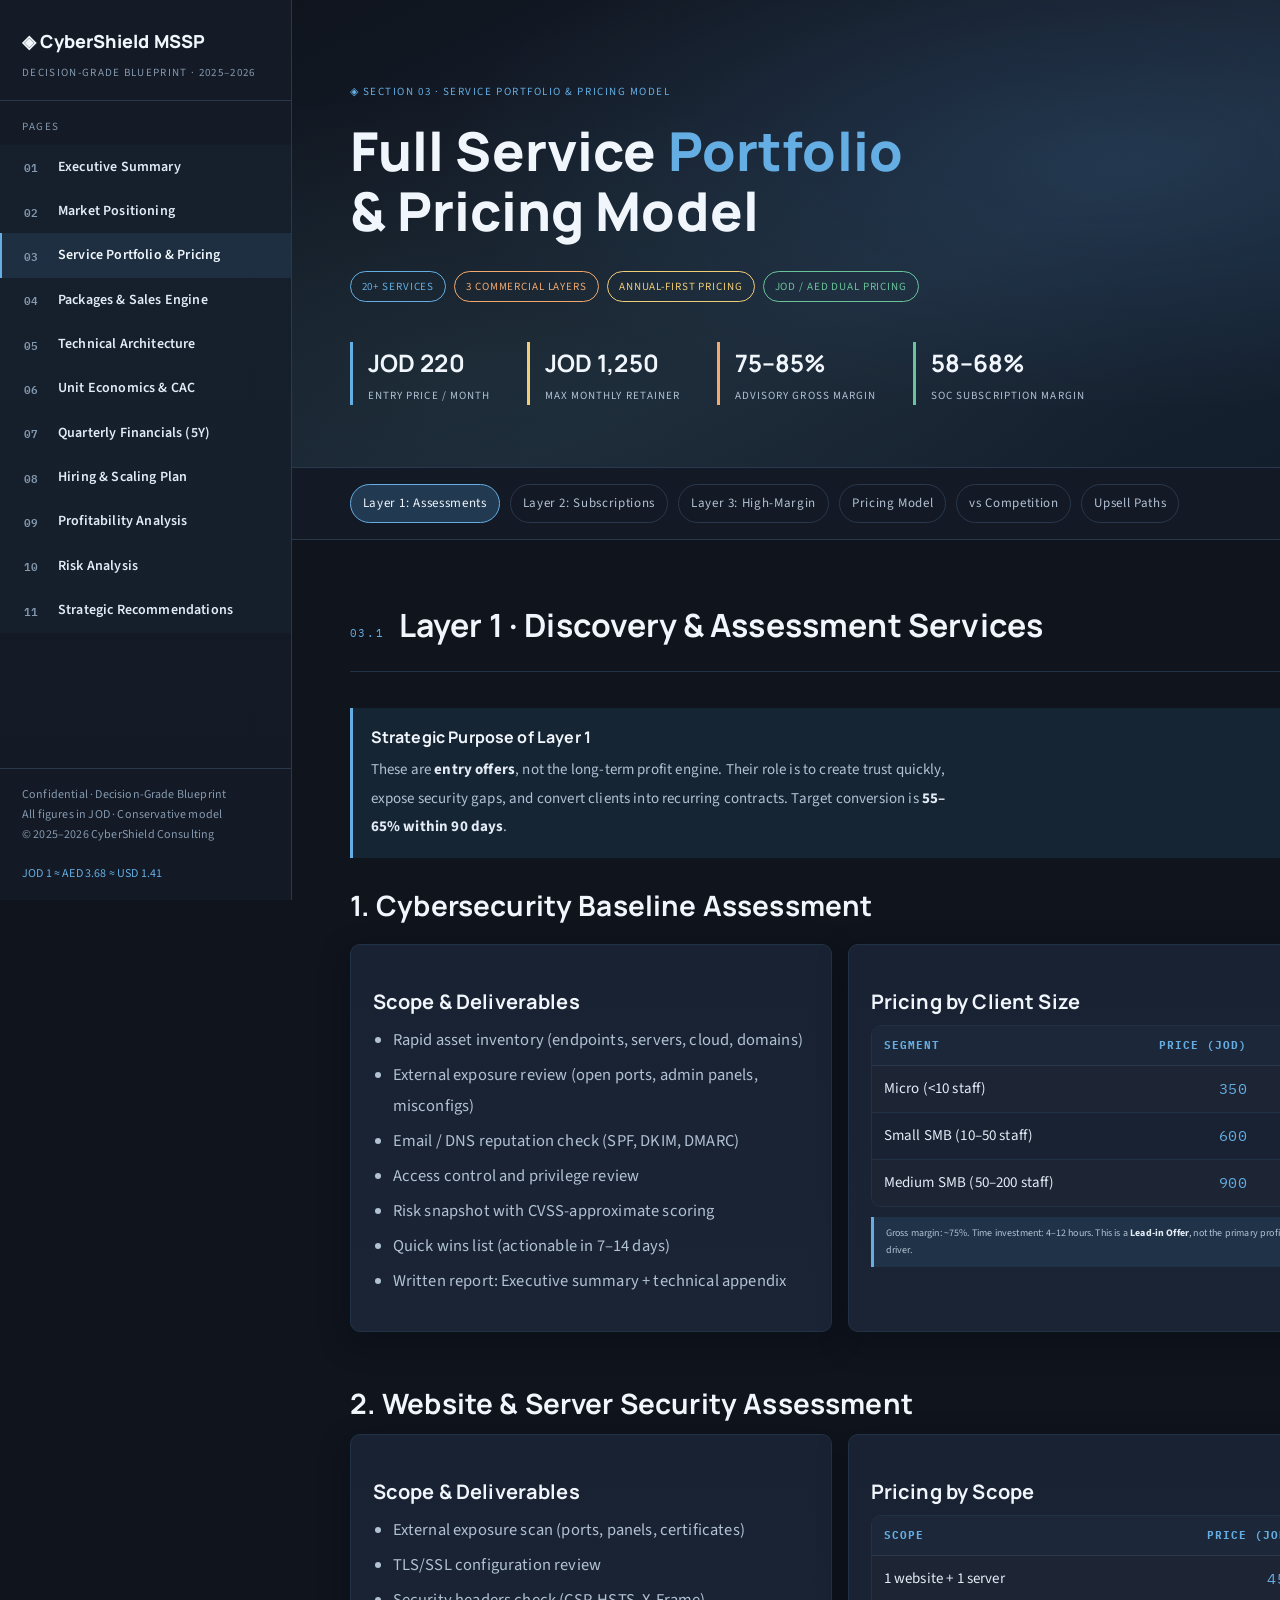
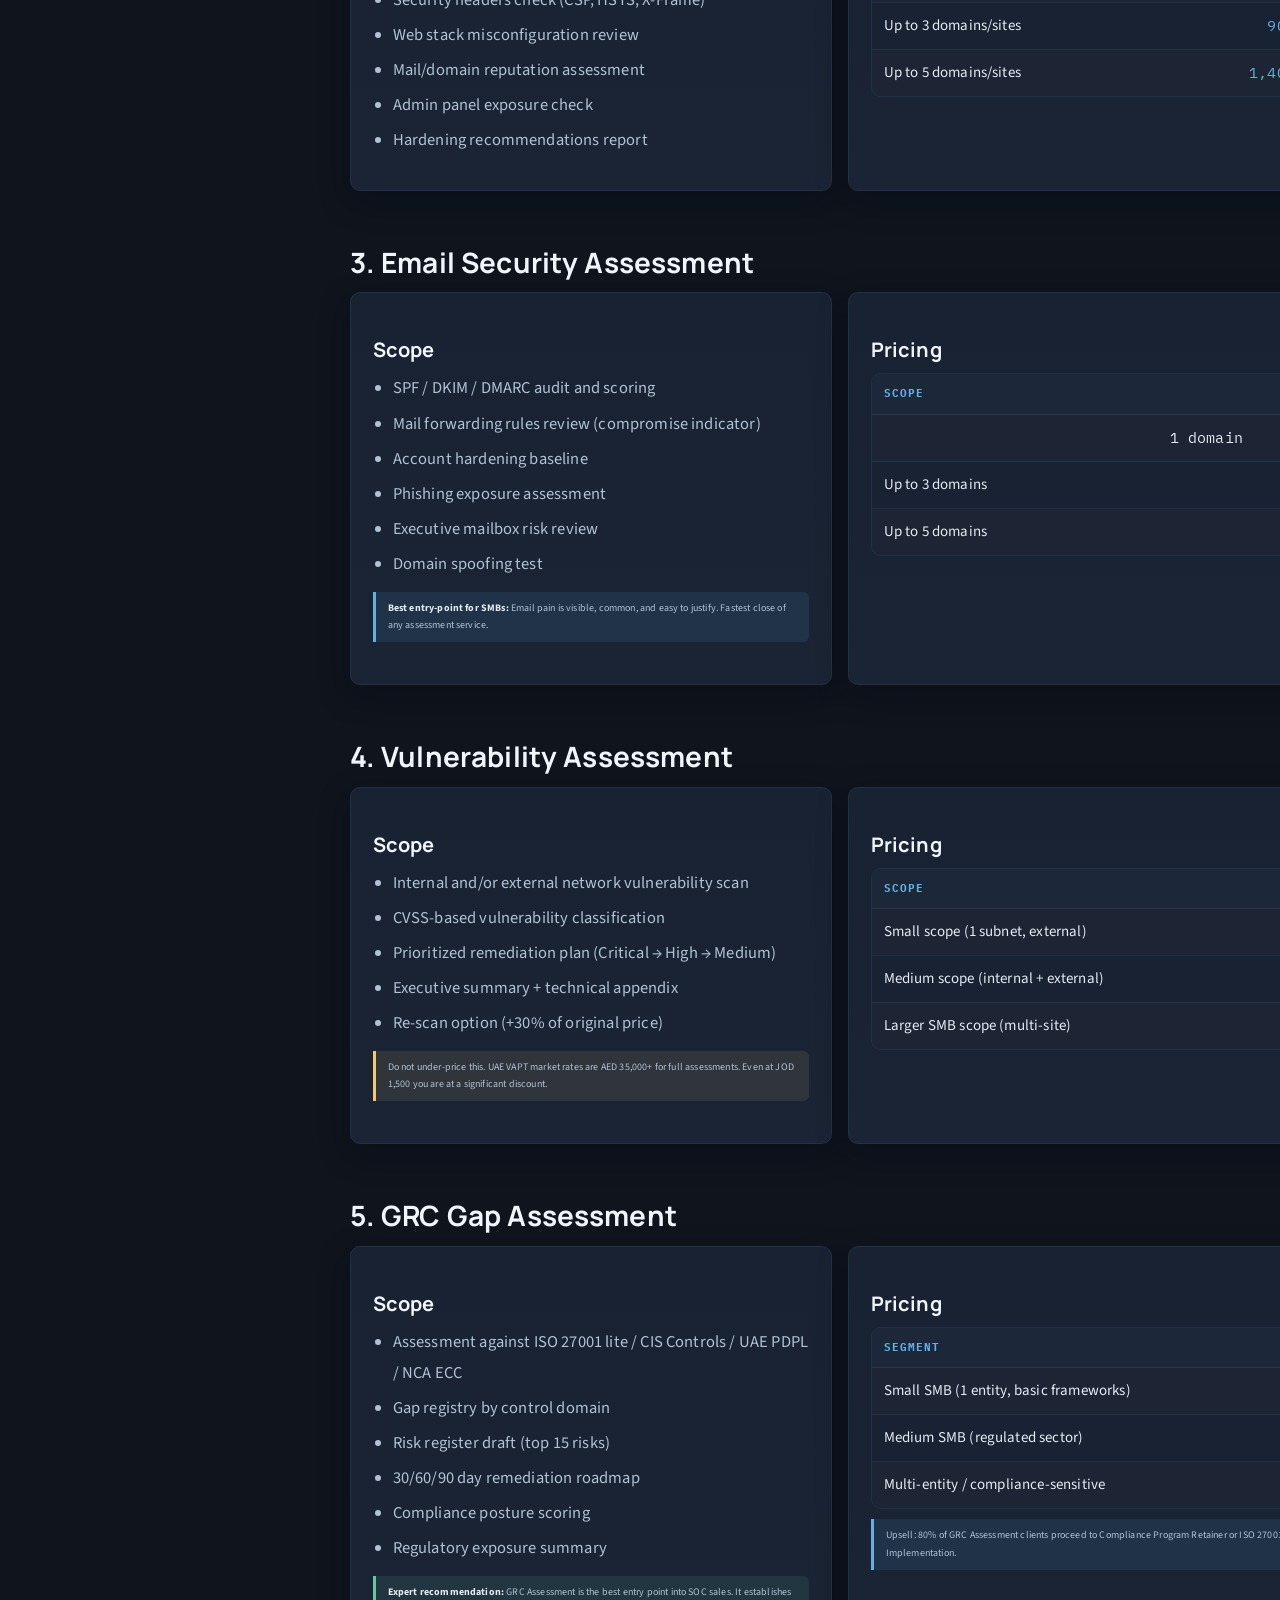
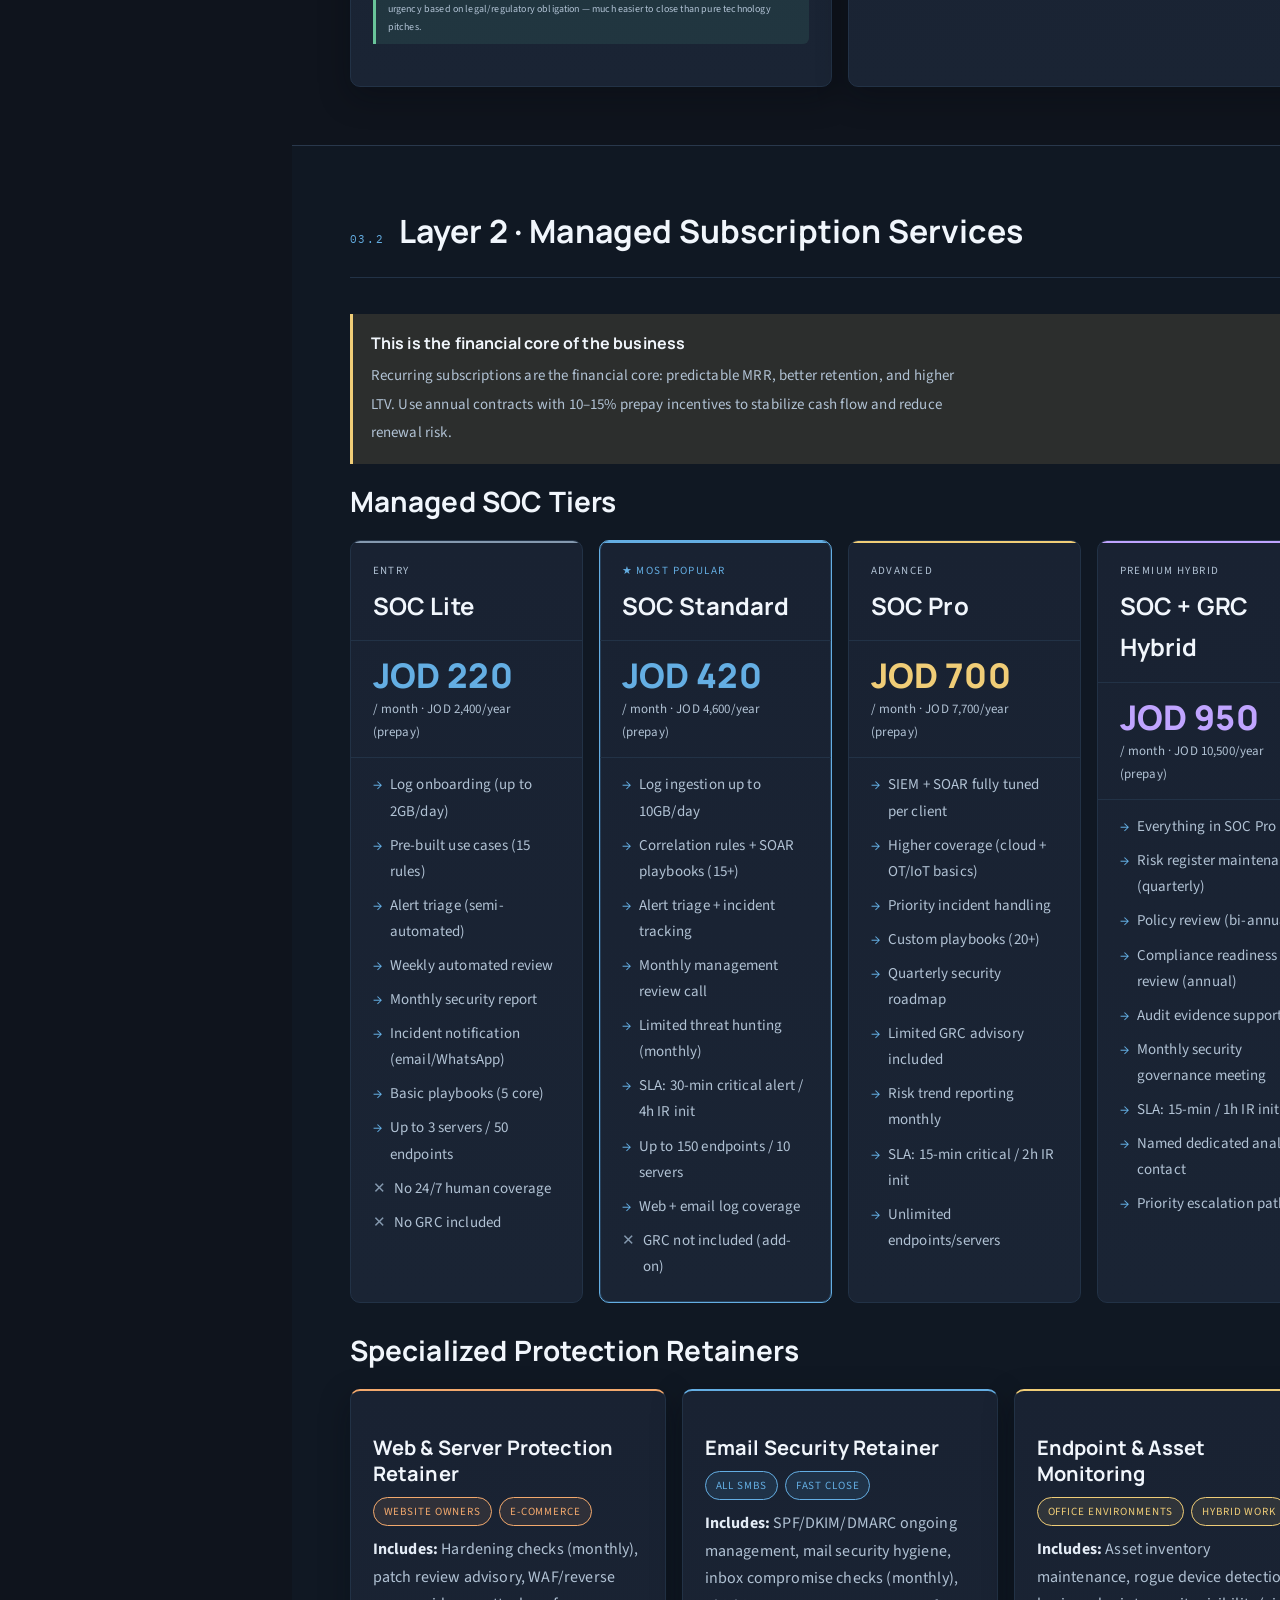
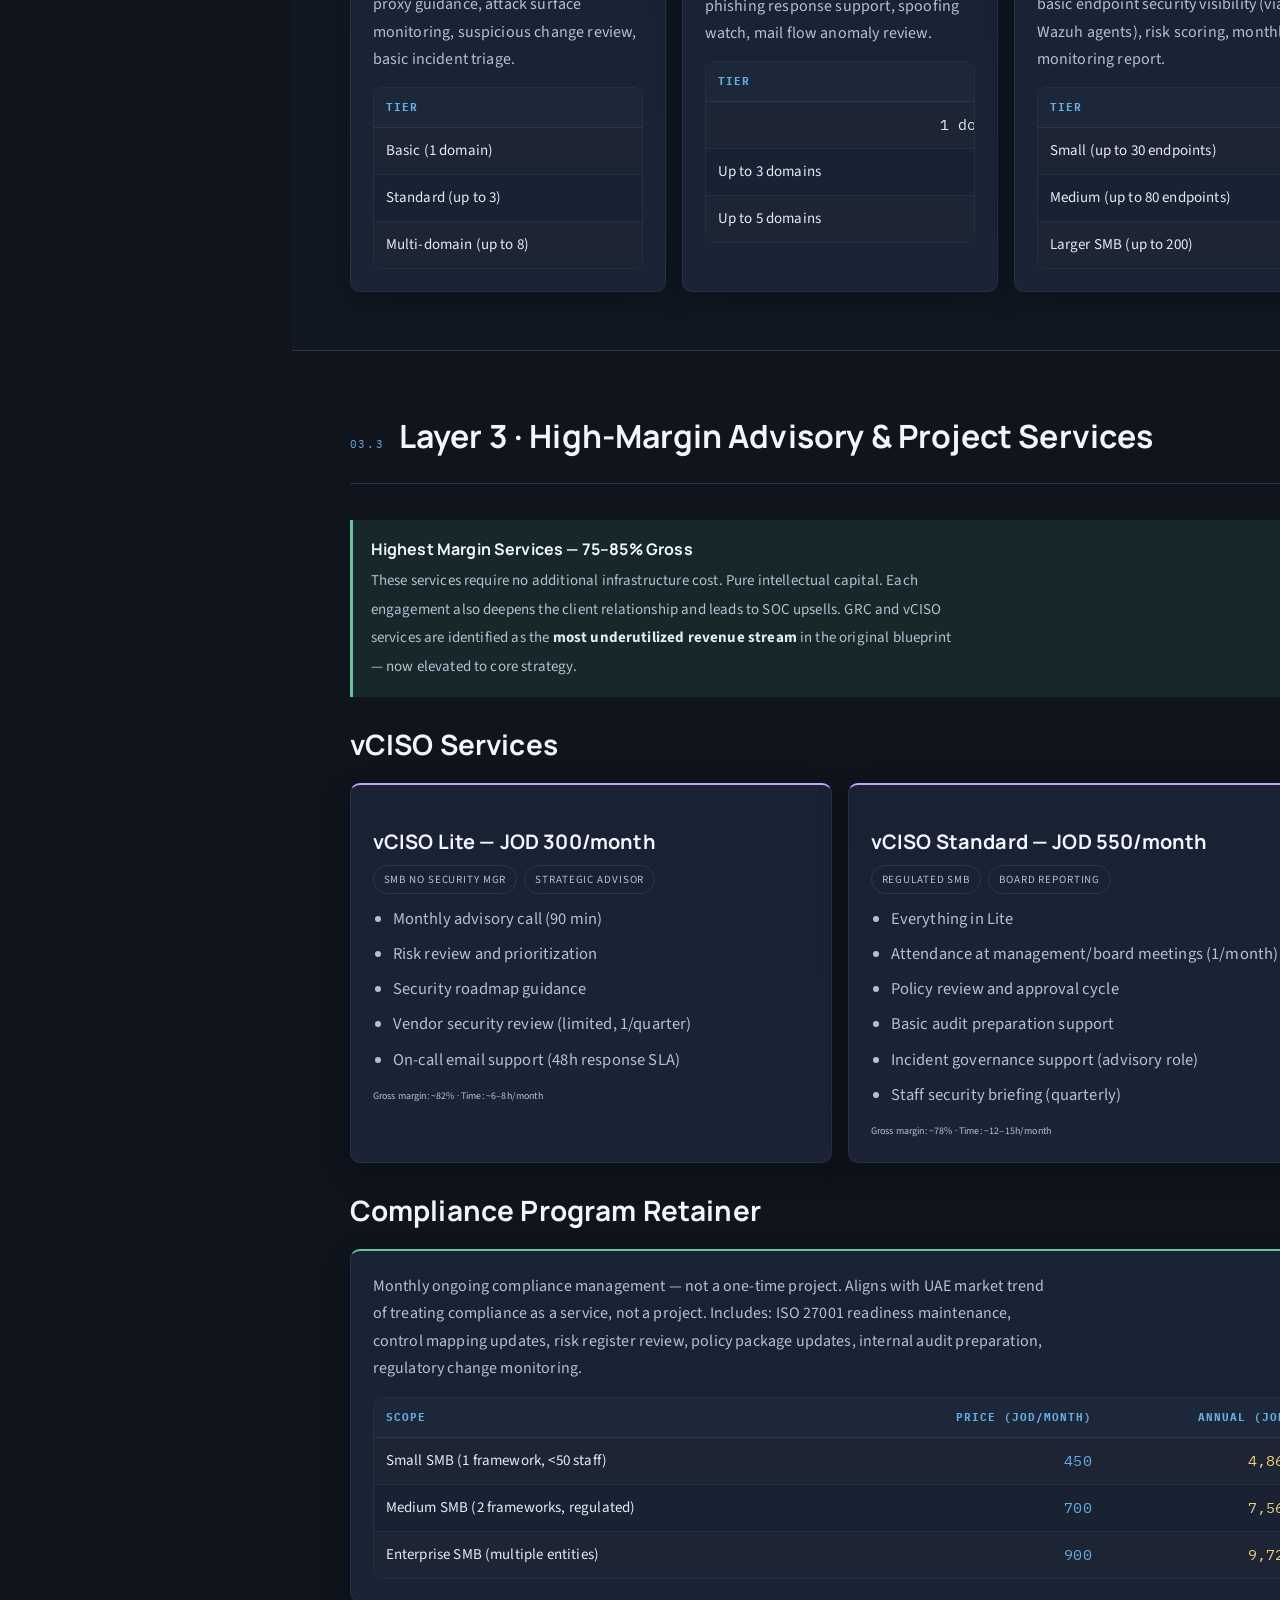
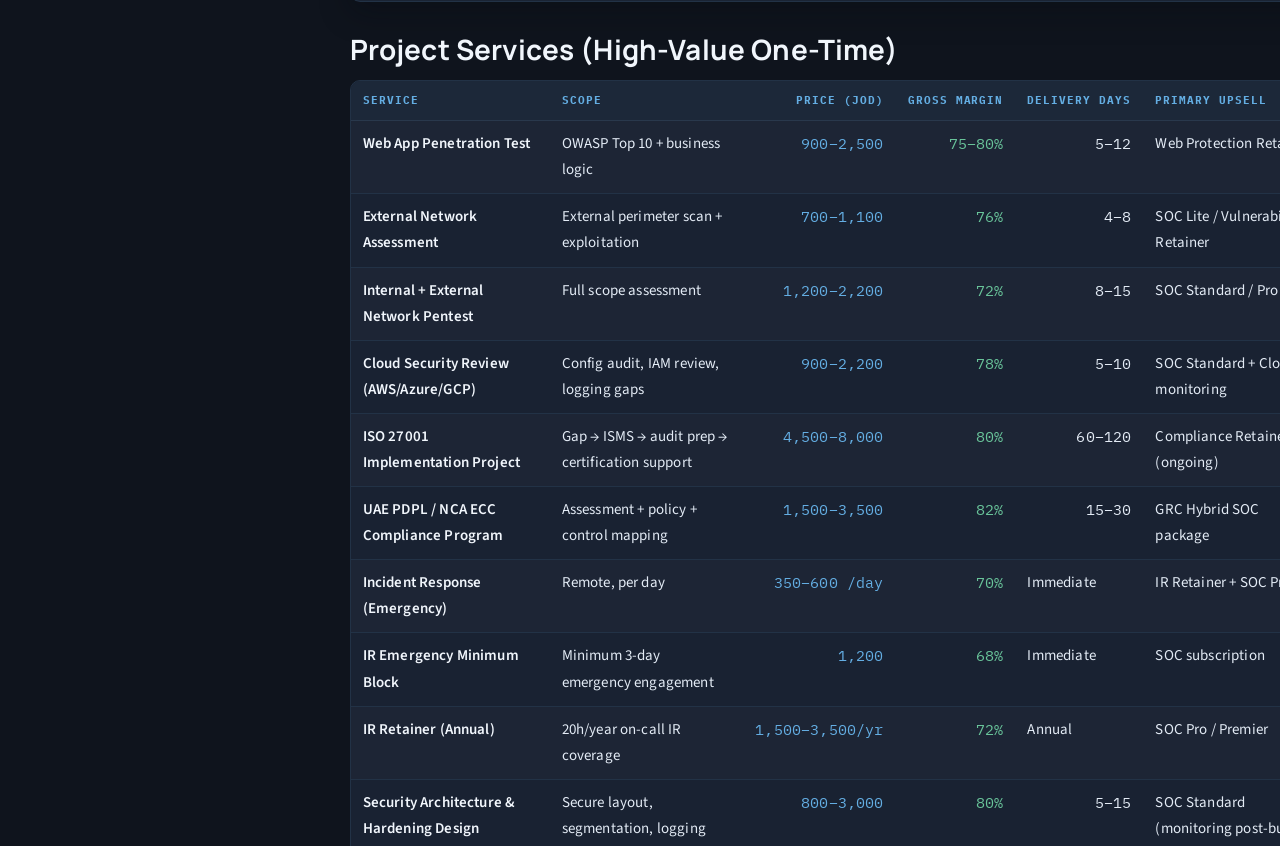
<file: index.html>
<!DOCTYPE html>
<html>
  <head>
    <meta http-equiv="refresh" content="0; url=./cybershield_blueprint/services.html" />
  </head>
  <body>
    <p>جاري تحويلك إلى الموقع... إذا لم يتم التحويل <a href="./cybershield_blueprint/services.html">اضغط هنا</a>.</p>
  </body>
</html>
</file>
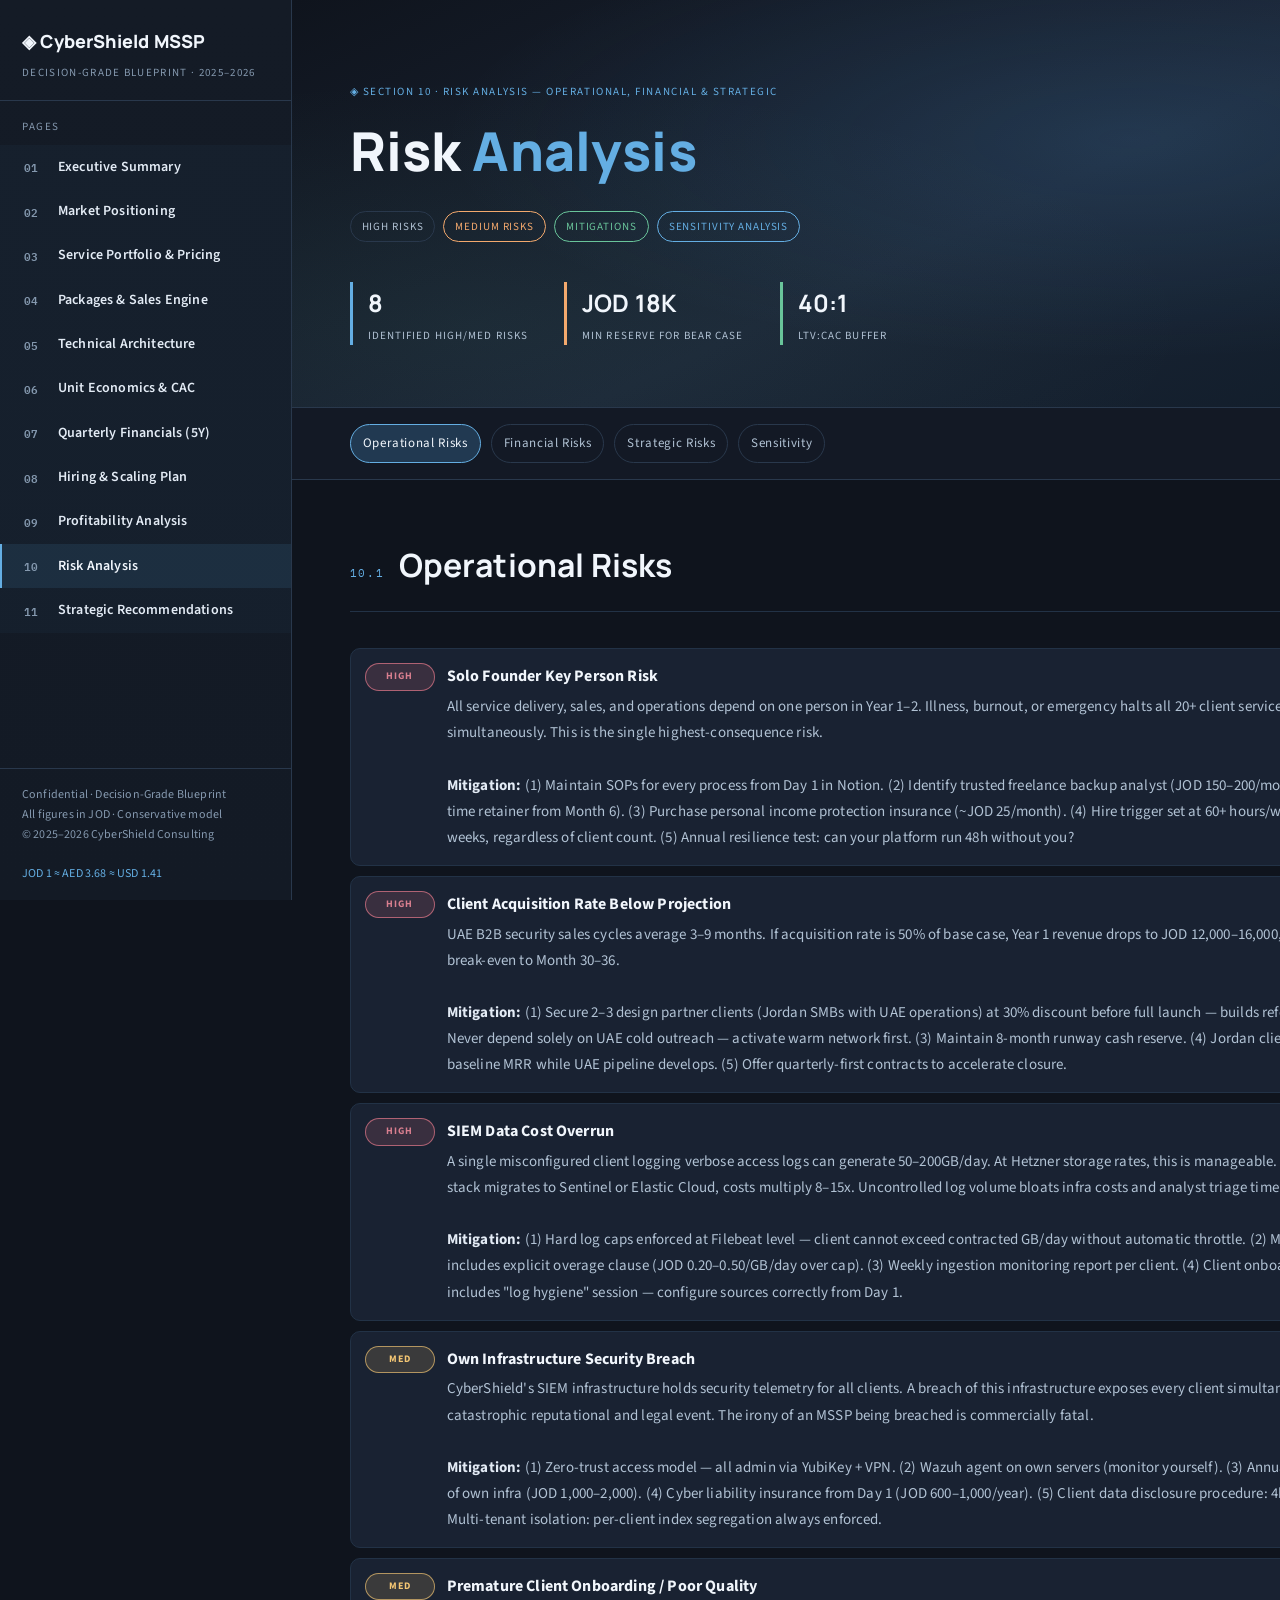
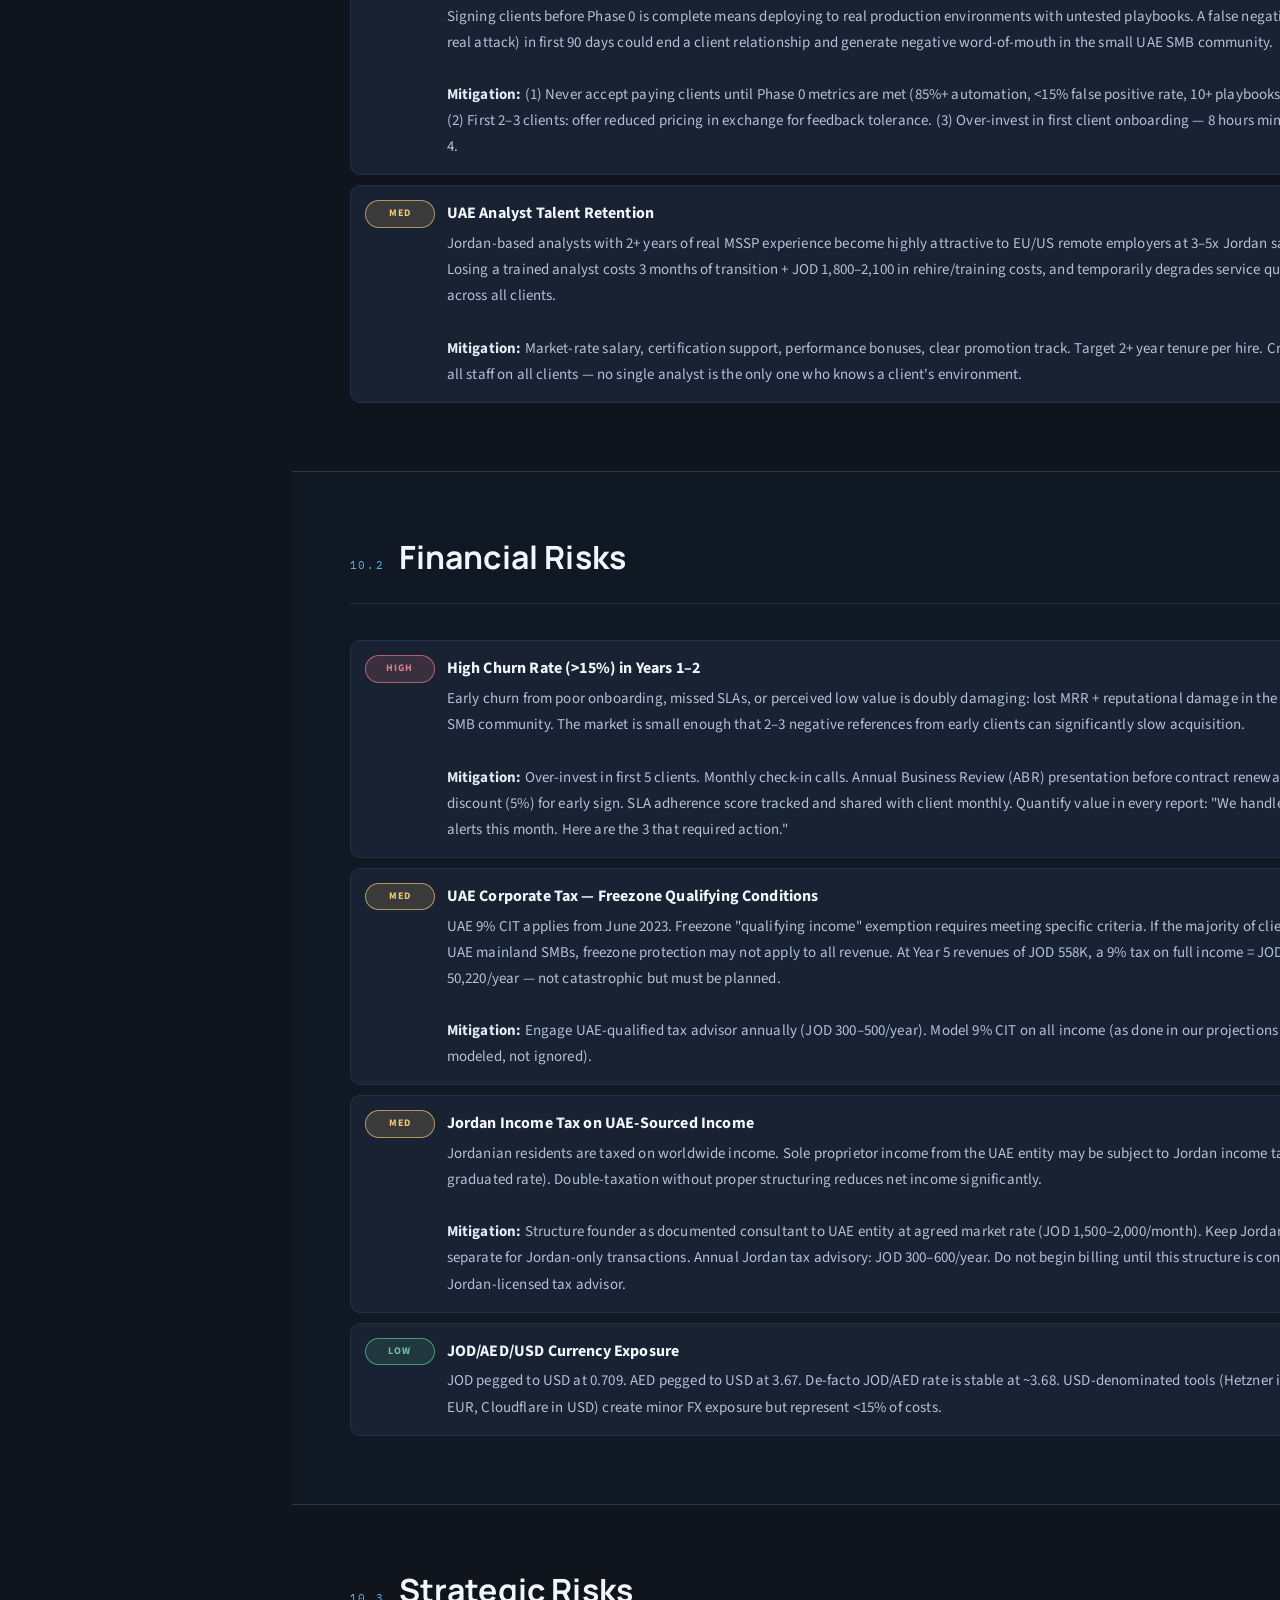
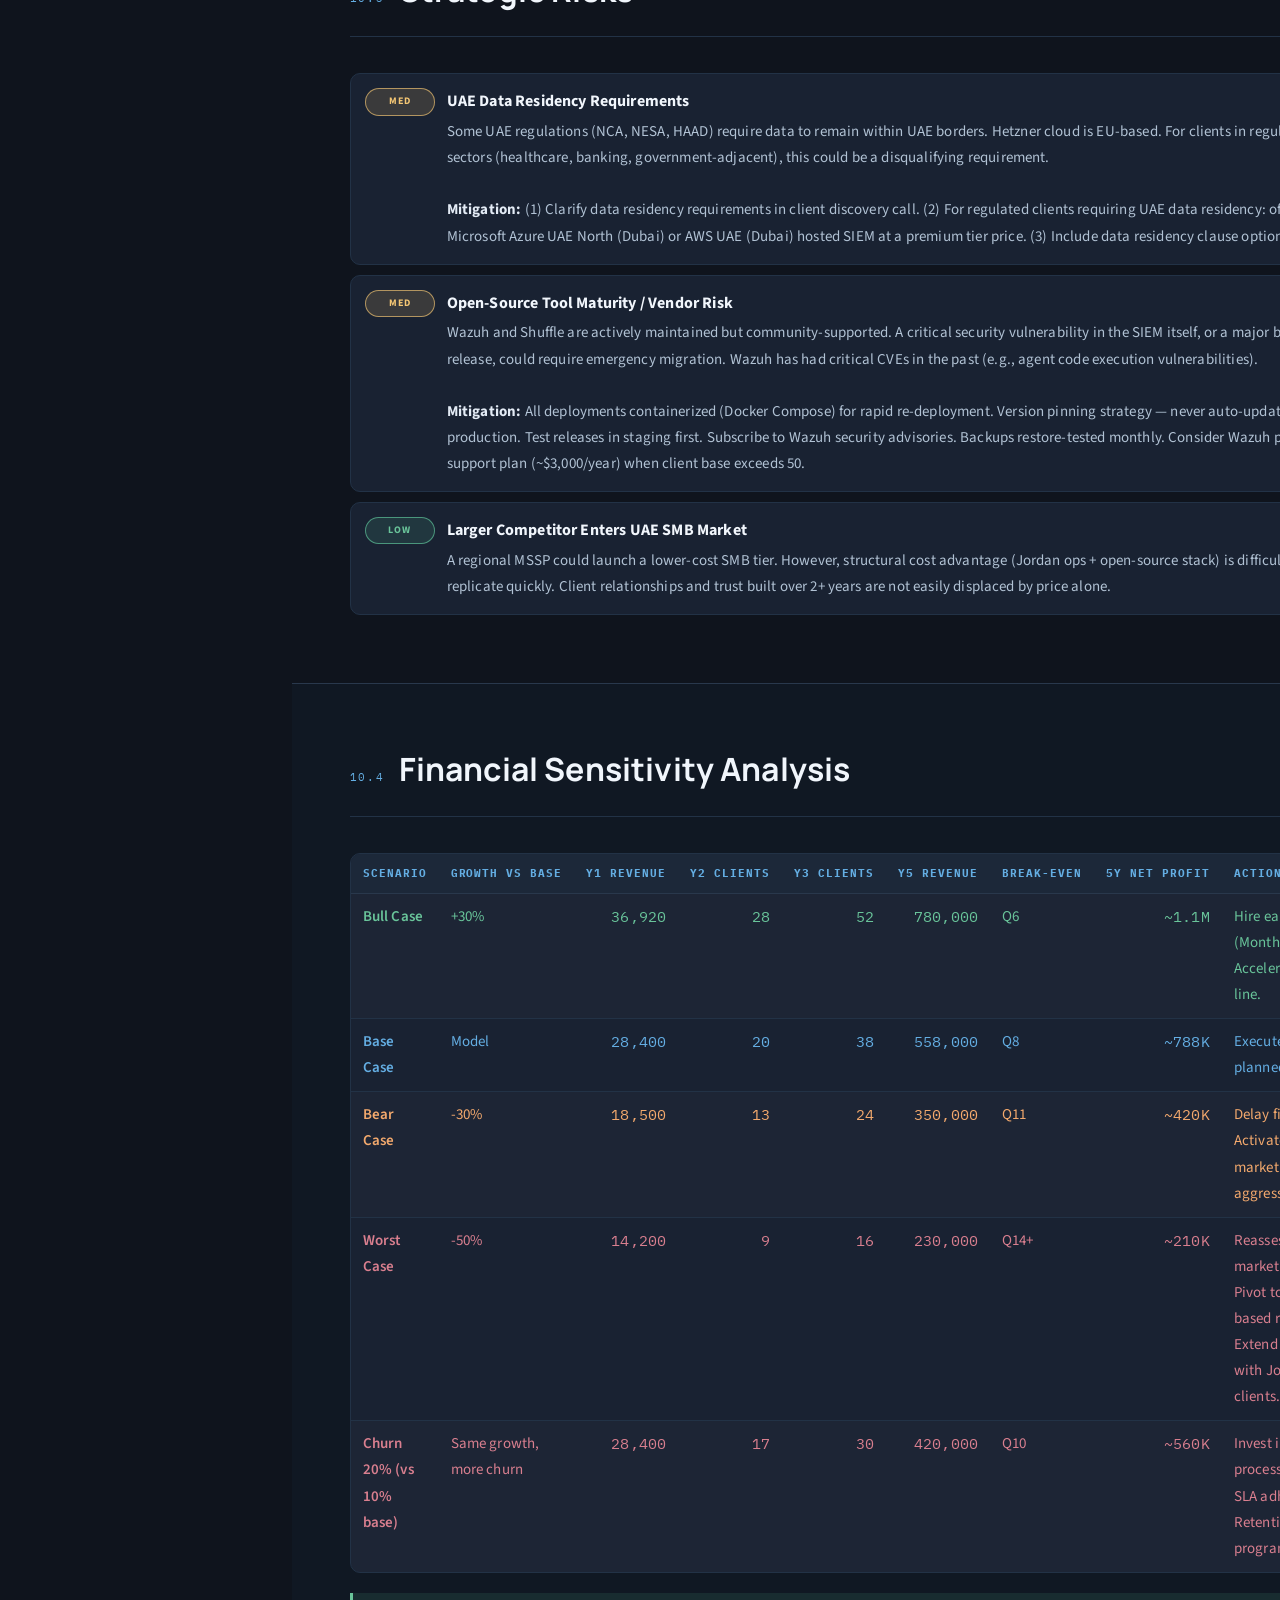
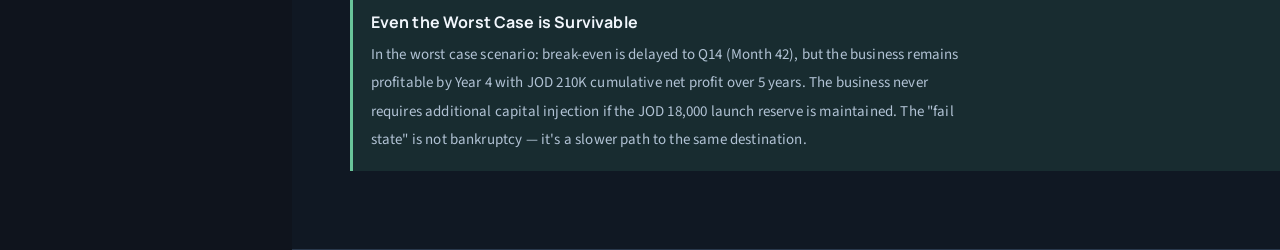
<file: cybershield_blueprint/risks.html>
<!DOCTYPE html>
<html lang="en">
<head><meta charset="UTF-8"><meta name="viewport" content="width=device-width, initial-scale=1.0">
<title>10 · Risk Analysis — CyberShield MSSP Blueprint</title>
<link rel="stylesheet" href="style.css">
</head><body>
<nav id="sidebar"></nav>
<div id="main">

<div class="hero"><div class="hero-grid"></div>
<div class="hero-tag">◈ Section 10 · Risk Analysis — Operational, Financial & Strategic</div>
<h1>Risk <span>Analysis</span></h1>
<div class="hero-badges"><span class="badge re">High Risks</span><span class="badge or">Medium Risks</span><span class="badge gr">Mitigations</span><span class="badge ac">Sensitivity Analysis</span></div>
<div class="hero-meta">
<div class="hero-stat"><div class="val">8</div><div class="lbl">Identified High/Med Risks</div></div>
<div class="hero-stat orange-s"><div class="val">JOD 18K</div><div class="lbl">Min Reserve for Bear Case</div></div>
<div class="hero-stat green-s"><div class="val">40:1</div><div class="lbl">LTV:CAC Buffer</div></div>
</div></div>

<div class="page-nav">
<a href="#operational" class="active">Operational Risks</a>
<a href="#financial">Financial Risks</a>
<a href="#strategic">Strategic Risks</a>
<a href="#sensitivity">Sensitivity</a>
</div>

<section class="section" id="operational">
<div class="section-header"><span class="section-num">10.1</span><h1 class="section-title">Operational Risks</h1></div>

<div class="risk-item">
<span class="risk-badge risk-high">HIGH</span>
<div class="risk-body">
<div class="risk-title">Solo Founder Key Person Risk</div>
<div class="risk-desc">All service delivery, sales, and operations depend on one person in Year 1–2. Illness, burnout, or emergency halts all 20+ client services simultaneously. This is the single highest-consequence risk. <br><br>
<strong>Mitigation:</strong> (1) Maintain SOPs for every process from Day 1 in Notion. (2) Identify trusted freelance backup analyst (JOD 150–200/month part-time retainer from Month 6). (3) Purchase personal income protection insurance (~JOD 25/month). (4) Hire trigger set at 60+ hours/week for 3+ weeks, regardless of client count. (5) Annual resilience test: can your platform run 48h without you?</div>
</div>
</div>

<div class="risk-item">
<span class="risk-badge risk-high">HIGH</span>
<div class="risk-body">
<div class="risk-title">Client Acquisition Rate Below Projection</div>
<div class="risk-desc">UAE B2B security sales cycles average 3–9 months. If acquisition rate is 50% of base case, Year 1 revenue drops to JOD 12,000–16,000, delaying break-even to Month 30–36.<br><br>
<strong>Mitigation:</strong> (1) Secure 2–3 design partner clients (Jordan SMBs with UAE operations) at 30% discount before full launch — builds references. (2) Never depend solely on UAE cold outreach — activate warm network first. (3) Maintain 8-month runway cash reserve. (4) Jordan clients as baseline MRR while UAE pipeline develops. (5) Offer quarterly-first contracts to accelerate closure.</div>
</div>
</div>

<div class="risk-item">
<span class="risk-badge risk-high">HIGH</span>
<div class="risk-body">
<div class="risk-title">SIEM Data Cost Overrun</div>
<div class="risk-desc">A single misconfigured client logging verbose access logs can generate 50–200GB/day. At Hetzner storage rates, this is manageable. But if the stack migrates to Sentinel or Elastic Cloud, costs multiply 8–15x. Uncontrolled log volume bloats infra costs and analyst triage time.<br><br>
<strong>Mitigation:</strong> (1) Hard log caps enforced at Filebeat level — client cannot exceed contracted GB/day without automatic throttle. (2) MSA includes explicit overage clause (JOD 0.20–0.50/GB/day over cap). (3) Weekly ingestion monitoring report per client. (4) Client onboarding includes "log hygiene" session — configure sources correctly from Day 1.</div>
</div>
</div>

<div class="risk-item">
<span class="risk-badge risk-med">MED</span>
<div class="risk-body">
<div class="risk-title">Own Infrastructure Security Breach</div>
<div class="risk-desc">CyberShield's SIEM infrastructure holds security telemetry for all clients. A breach of this infrastructure exposes every client simultaneously — a catastrophic reputational and legal event. The irony of an MSSP being breached is commercially fatal.<br><br>
<strong>Mitigation:</strong> (1) Zero-trust access model — all admin via YubiKey + VPN. (2) Wazuh agent on own servers (monitor yourself). (3) Annual pentest of own infra (JOD 1,000–2,000). (4) Cyber liability insurance from Day 1 (JOD 600–1,000/year). (5) Client data disclosure procedure: 4h SLA. (6) Multi-tenant isolation: per-client index segregation always enforced.</div>
</div>
</div>

<div class="risk-item">
<span class="risk-badge risk-med">MED</span>
<div class="risk-body">
<div class="risk-title">Premature Client Onboarding / Poor Quality</div>
<div class="risk-desc">Signing clients before Phase 0 is complete means deploying to real production environments with untested playbooks. A false negative (missed real attack) in first 90 days could end a client relationship and generate negative word-of-mouth in the small UAE SMB community.<br><br>
<strong>Mitigation:</strong> (1) Never accept paying clients until Phase 0 metrics are met (85%+ automation, &lt;15% false positive rate, 10+ playbooks tested). (2) First 2–3 clients: offer reduced pricing in exchange for feedback tolerance. (3) Over-invest in first client onboarding — 8 hours minimum, not 4.</div>
</div>
</div>

<div class="risk-item">
<span class="risk-badge risk-med">MED</span>
<div class="risk-body">
<div class="risk-title">UAE Analyst Talent Retention</div>
<div class="risk-desc">Jordan-based analysts with 2+ years of real MSSP experience become highly attractive to EU/US remote employers at 3–5x Jordan salary. Losing a trained analyst costs 3 months of transition + JOD 1,800–2,100 in rehire/training costs, and temporarily degrades service quality across all clients.<br><br>
<strong>Mitigation:</strong> Market-rate salary, certification support, performance bonuses, clear promotion track. Target 2+ year tenure per hire. Cross-train all staff on all clients — no single analyst is the only one who knows a client's environment.</div>
</div>
</div>
</section>

<section class="section" id="financial">
<div class="section-header"><span class="section-num">10.2</span><h1 class="section-title">Financial Risks</h1></div>

<div class="risk-item">
<span class="risk-badge risk-high">HIGH</span>
<div class="risk-body">
<div class="risk-title">High Churn Rate (&gt;15%) in Years 1–2</div>
<div class="risk-desc">Early churn from poor onboarding, missed SLAs, or perceived low value is doubly damaging: lost MRR + reputational damage in the small UAE SMB community. The market is small enough that 2–3 negative references from early clients can significantly slow acquisition.<br><br>
<strong>Mitigation:</strong> Over-invest in first 5 clients. Monthly check-in calls. Annual Business Review (ABR) presentation before contract renewal. Renewal discount (5%) for early sign. SLA adherence score tracked and shared with client monthly. Quantify value in every report: "We handled 487 alerts this month. Here are the 3 that required action."</div>
</div>
</div>

<div class="risk-item">
<span class="risk-badge risk-med">MED</span>
<div class="risk-body">
<div class="risk-title">UAE Corporate Tax — Freezone Qualifying Conditions</div>
<div class="risk-desc">UAE 9% CIT applies from June 2023. Freezone "qualifying income" exemption requires meeting specific criteria. If the majority of clients are UAE mainland SMBs, freezone protection may not apply to all revenue. At Year 5 revenues of JOD 558K, a 9% tax on full income = JOD 50,220/year — not catastrophic but must be planned.<br><br>
<strong>Mitigation:</strong> Engage UAE-qualified tax advisor annually (JOD 300–500/year). Model 9% CIT on all income (as done in our projections — fully modeled, not ignored).</div>
</div>
</div>

<div class="risk-item">
<span class="risk-badge risk-med">MED</span>
<div class="risk-body">
<div class="risk-title">Jordan Income Tax on UAE-Sourced Income</div>
<div class="risk-desc">Jordanian residents are taxed on worldwide income. Sole proprietor income from the UAE entity may be subject to Jordan income tax (5–20% graduated rate). Double-taxation without proper structuring reduces net income significantly.<br><br>
<strong>Mitigation:</strong> Structure founder as documented consultant to UAE entity at agreed market rate (JOD 1,500–2,000/month). Keep Jordan entity separate for Jordan-only transactions. Annual Jordan tax advisory: JOD 300–600/year. Do not begin billing until this structure is confirmed by Jordan-licensed tax advisor.</div>
</div>
</div>

<div class="risk-item">
<span class="risk-badge risk-low">LOW</span>
<div class="risk-body">
<div class="risk-title">JOD/AED/USD Currency Exposure</div>
<div class="risk-desc">JOD pegged to USD at 0.709. AED pegged to USD at 3.67. De-facto JOD/AED rate is stable at ~3.68. USD-denominated tools (Hetzner invoices in EUR, Cloudflare in USD) create minor FX exposure but represent &lt;15% of costs.</div>
</div>
</div>
</section>

<section class="section" id="strategic">
<div class="section-header"><span class="section-num">10.3</span><h1 class="section-title">Strategic Risks</h1></div>

<div class="risk-item">
<span class="risk-badge risk-med">MED</span>
<div class="risk-body">
<div class="risk-title">UAE Data Residency Requirements</div>
<div class="risk-desc">Some UAE regulations (NCA, NESA, HAAD) require data to remain within UAE borders. Hetzner cloud is EU-based. For clients in regulated sectors (healthcare, banking, government-adjacent), this could be a disqualifying requirement.<br><br>
<strong>Mitigation:</strong> (1) Clarify data residency requirements in client discovery call. (2) For regulated clients requiring UAE data residency: offer Microsoft Azure UAE North (Dubai) or AWS UAE (Dubai) hosted SIEM at a premium tier price. (3) Include data residency clause options in MSA.</div>
</div>
</div>

<div class="risk-item">
<span class="risk-badge risk-med">MED</span>
<div class="risk-body">
<div class="risk-title">Open-Source Tool Maturity / Vendor Risk</div>
<div class="risk-desc">Wazuh and Shuffle are actively maintained but community-supported. A critical security vulnerability in the SIEM itself, or a major breaking release, could require emergency migration. Wazuh has had critical CVEs in the past (e.g., agent code execution vulnerabilities).<br><br>
<strong>Mitigation:</strong> All deployments containerized (Docker Compose) for rapid re-deployment. Version pinning strategy — never auto-update production. Test releases in staging first. Subscribe to Wazuh security advisories. Backups restore-tested monthly. Consider Wazuh paid support plan (~$3,000/year) when client base exceeds 50.</div>
</div>
</div>

<div class="risk-item">
<span class="risk-badge risk-low">LOW</span>
<div class="risk-body">
<div class="risk-title">Larger Competitor Enters UAE SMB Market</div>
<div class="risk-desc">A regional MSSP could launch a lower-cost SMB tier. However, structural cost advantage (Jordan ops + open-source stack) is difficult to replicate quickly. Client relationships and trust built over 2+ years are not easily displaced by price alone.</div>
</div>
</div>
</section>

<section class="section" id="sensitivity">
<div class="section-header"><span class="section-num">10.4</span><h1 class="section-title">Financial Sensitivity Analysis</h1></div>
<div class="table-wrap">
<table>
<thead><tr><th>Scenario</th><th>Growth vs Base</th><th class="num">Y1 Revenue</th><th class="num">Y2 Clients</th><th class="num">Y3 Clients</th><th class="num">Y5 Revenue</th><th>Break-Even</th><th class="num">5Y Net Profit</th><th>Action Required</th></tr></thead>
<tbody>
<tr><td class="bold gr">Bull Case</td><td class="gr">+30%</td><td class="num gr">36,920</td><td class="num gr">28</td><td class="num gr">52</td><td class="num gr">780,000</td><td class="gr">Q6</td><td class="num gr">~1.1M</td><td class="gr">Hire earlier (Month 16). Accelerate GRC line.</td></tr>
<tr><td class="bold ac">Base Case</td><td class="ac">Model</td><td class="num ac">28,400</td><td class="num ac">20</td><td class="num ac">38</td><td class="num ac">558,000</td><td class="ac">Q8</td><td class="num ac">~788K</td><td class="ac">Execute as planned</td></tr>
<tr><td class="bold or">Bear Case</td><td class="or">-30%</td><td class="num or">18,500</td><td class="num or">13</td><td class="num or">24</td><td class="num or">350,000</td><td class="or">Q11</td><td class="num or">~420K</td><td class="or">Delay first hire. Activate Jordan market more aggressively.</td></tr>
<tr><td class="bold re">Worst Case</td><td class="re">-50%</td><td class="num re">14,200</td><td class="num re">9</td><td class="num re">16</td><td class="num re">230,000</td><td class="re">Q14+</td><td class="num re">~210K</td><td class="re">Reassess UAE market approach. Pivot to project-based revenue. Extend runway with Jordan clients.</td></tr>
<tr><td class="bold re">Churn 20% (vs 10% base)</td><td class="re">Same growth, more churn</td><td class="num re">28,400</td><td class="num re">17</td><td class="num re">30</td><td class="num re">420,000</td><td class="re">Q10</td><td class="num re">~560K</td><td class="re">Invest in ABR process. Improve SLA adherence. Retention program.</td></tr>
</tbody></table>
</div>
<div class="callout success mt-20">
<div class="callout-title">Even the Worst Case is Survivable</div>
<p>In the worst case scenario: break-even is delayed to Q14 (Month 42), but the business remains profitable by Year 4 with JOD 210K cumulative net profit over 5 years. The business never requires additional capital injection if the JOD 18,000 launch reserve is maintained. The "fail state" is not bankruptcy — it's a slower path to the same destination.</p>
</div>
</section>

</div>
<script src="nav.js"></script>
<script>buildSidebar('risks.html');</script>
</body></html>
</file>
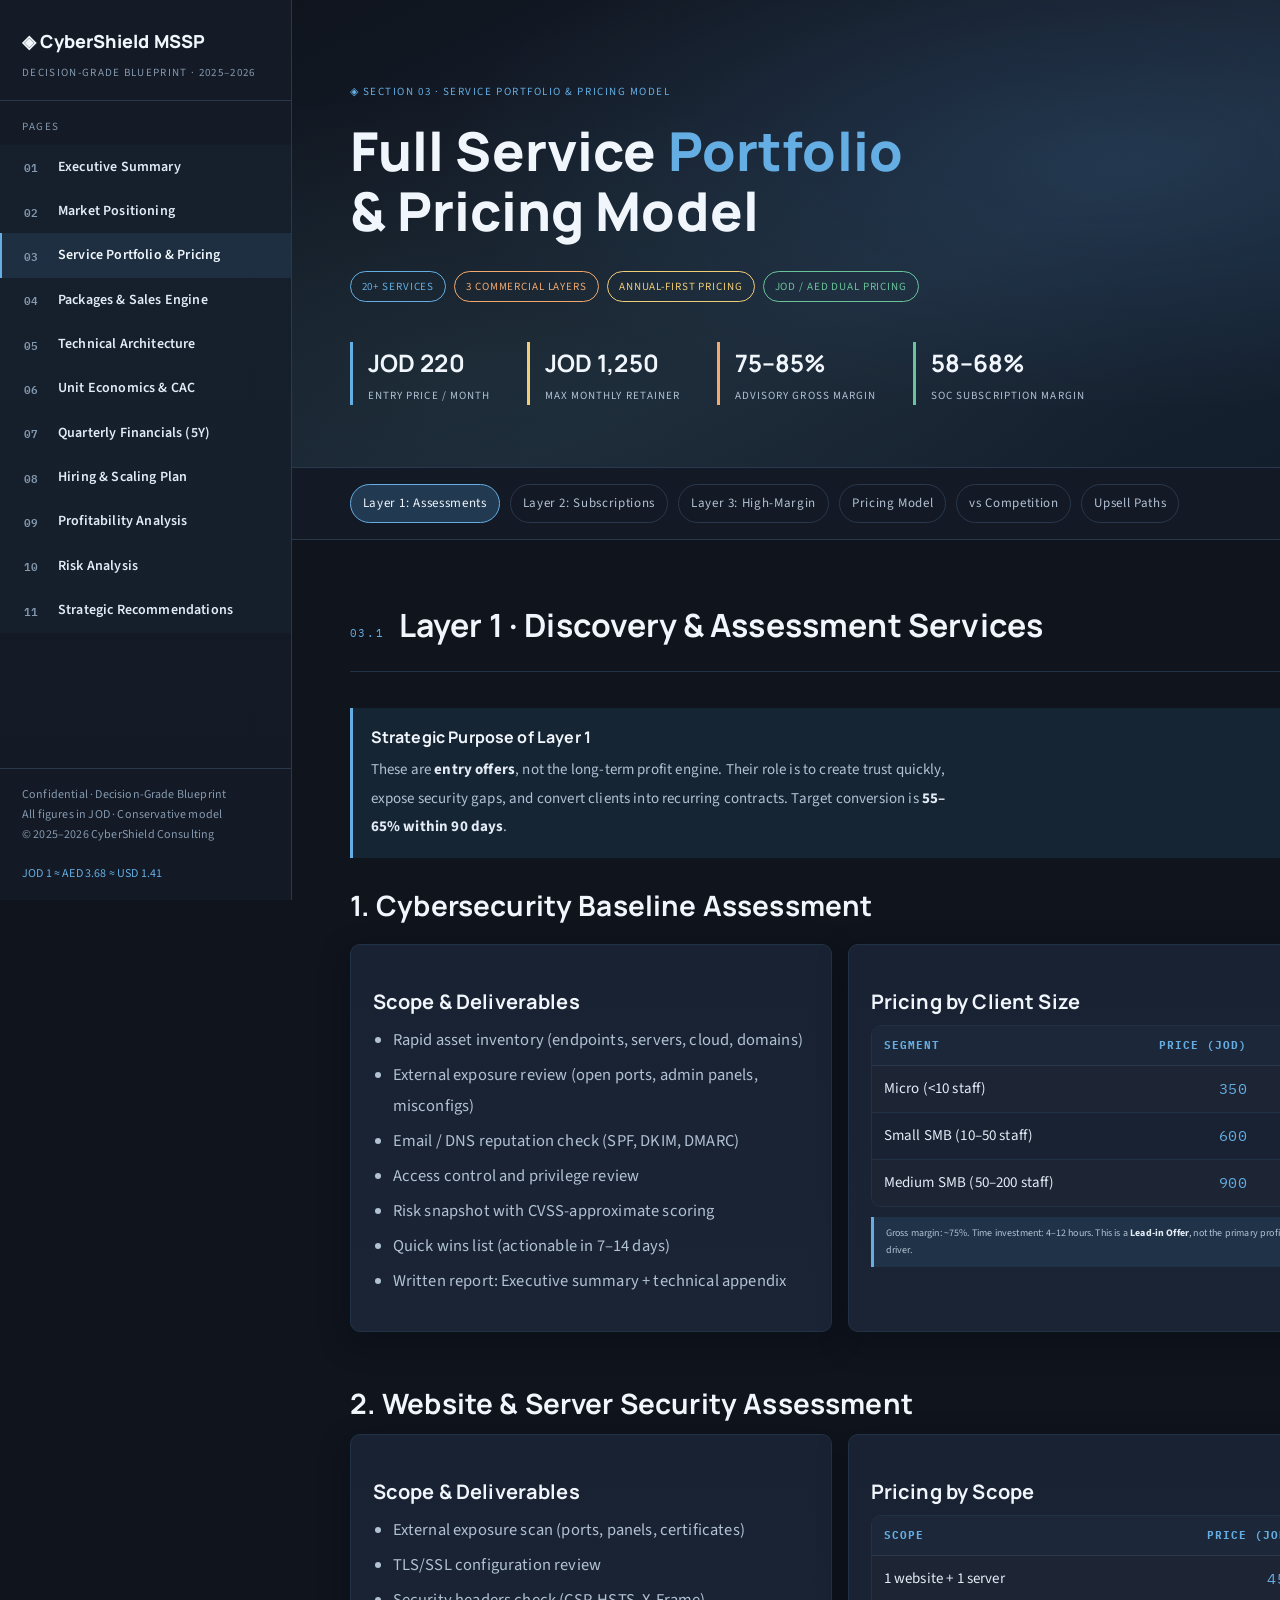
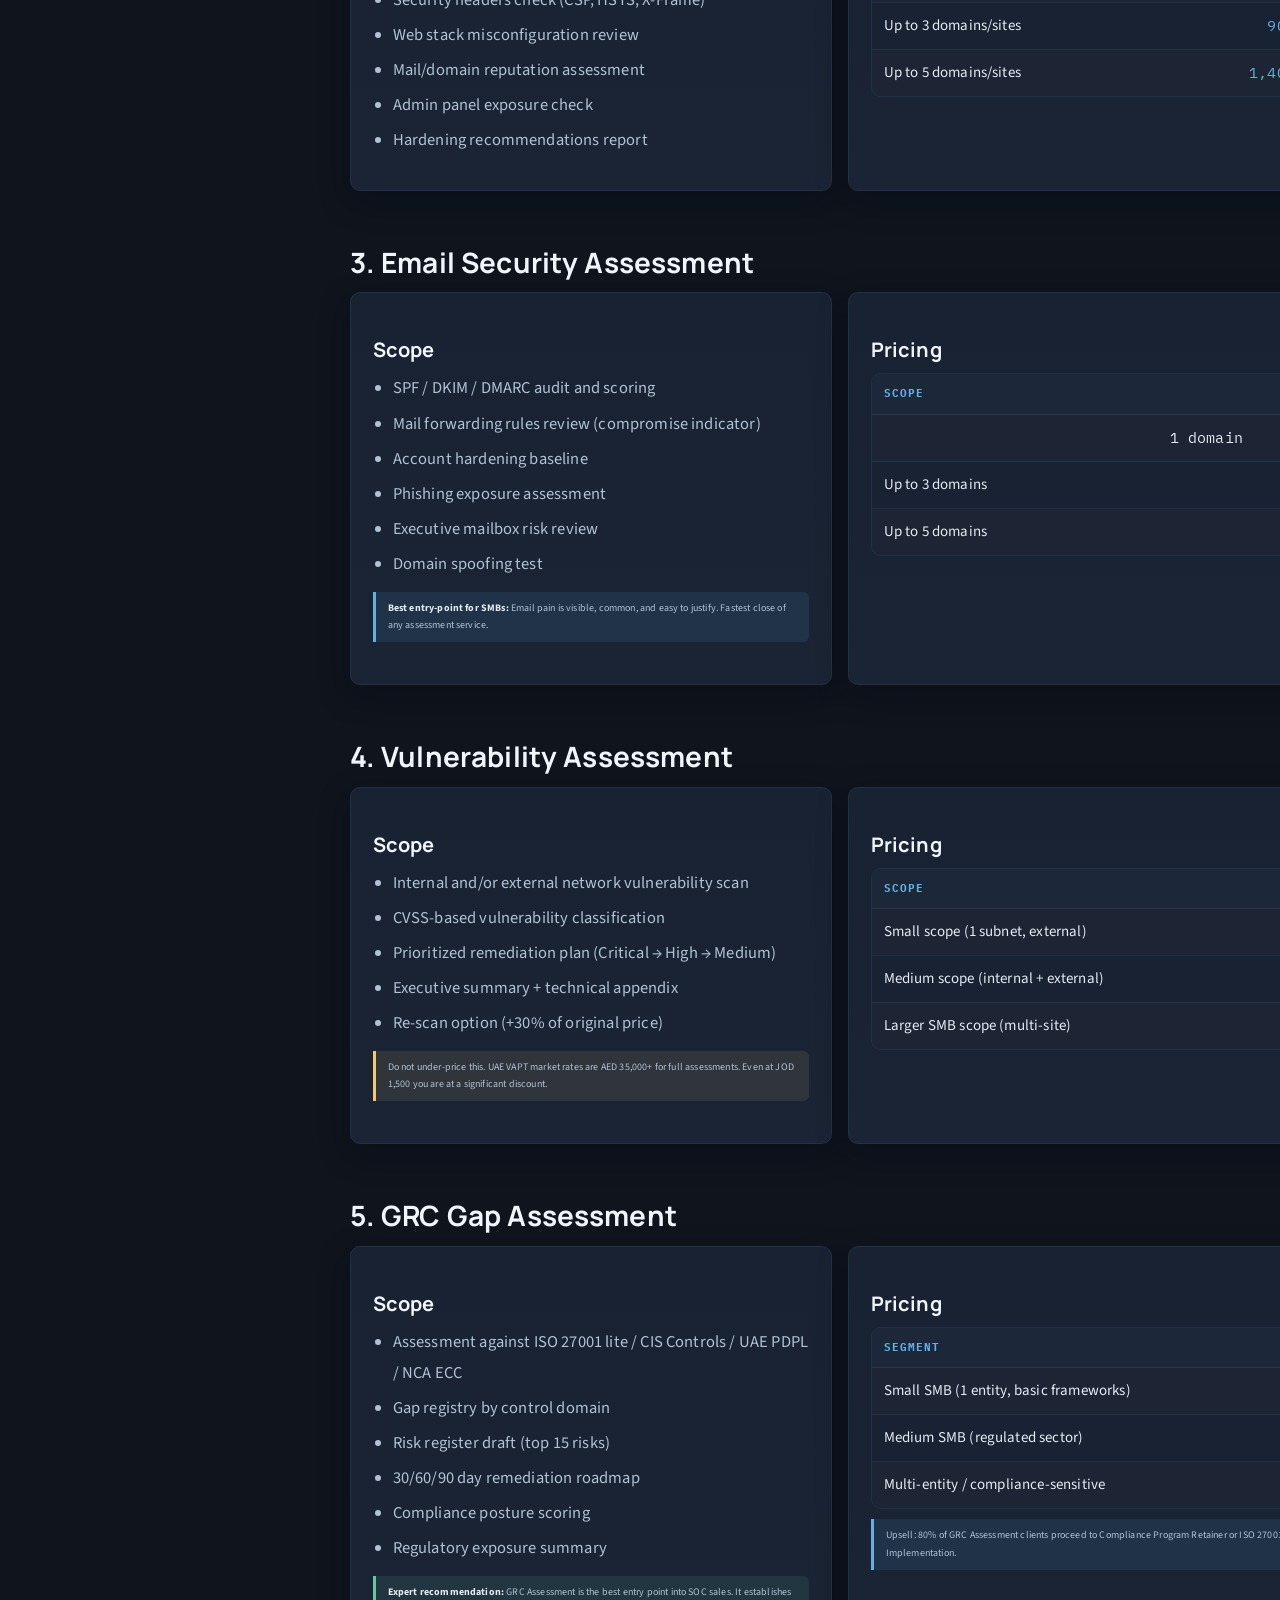
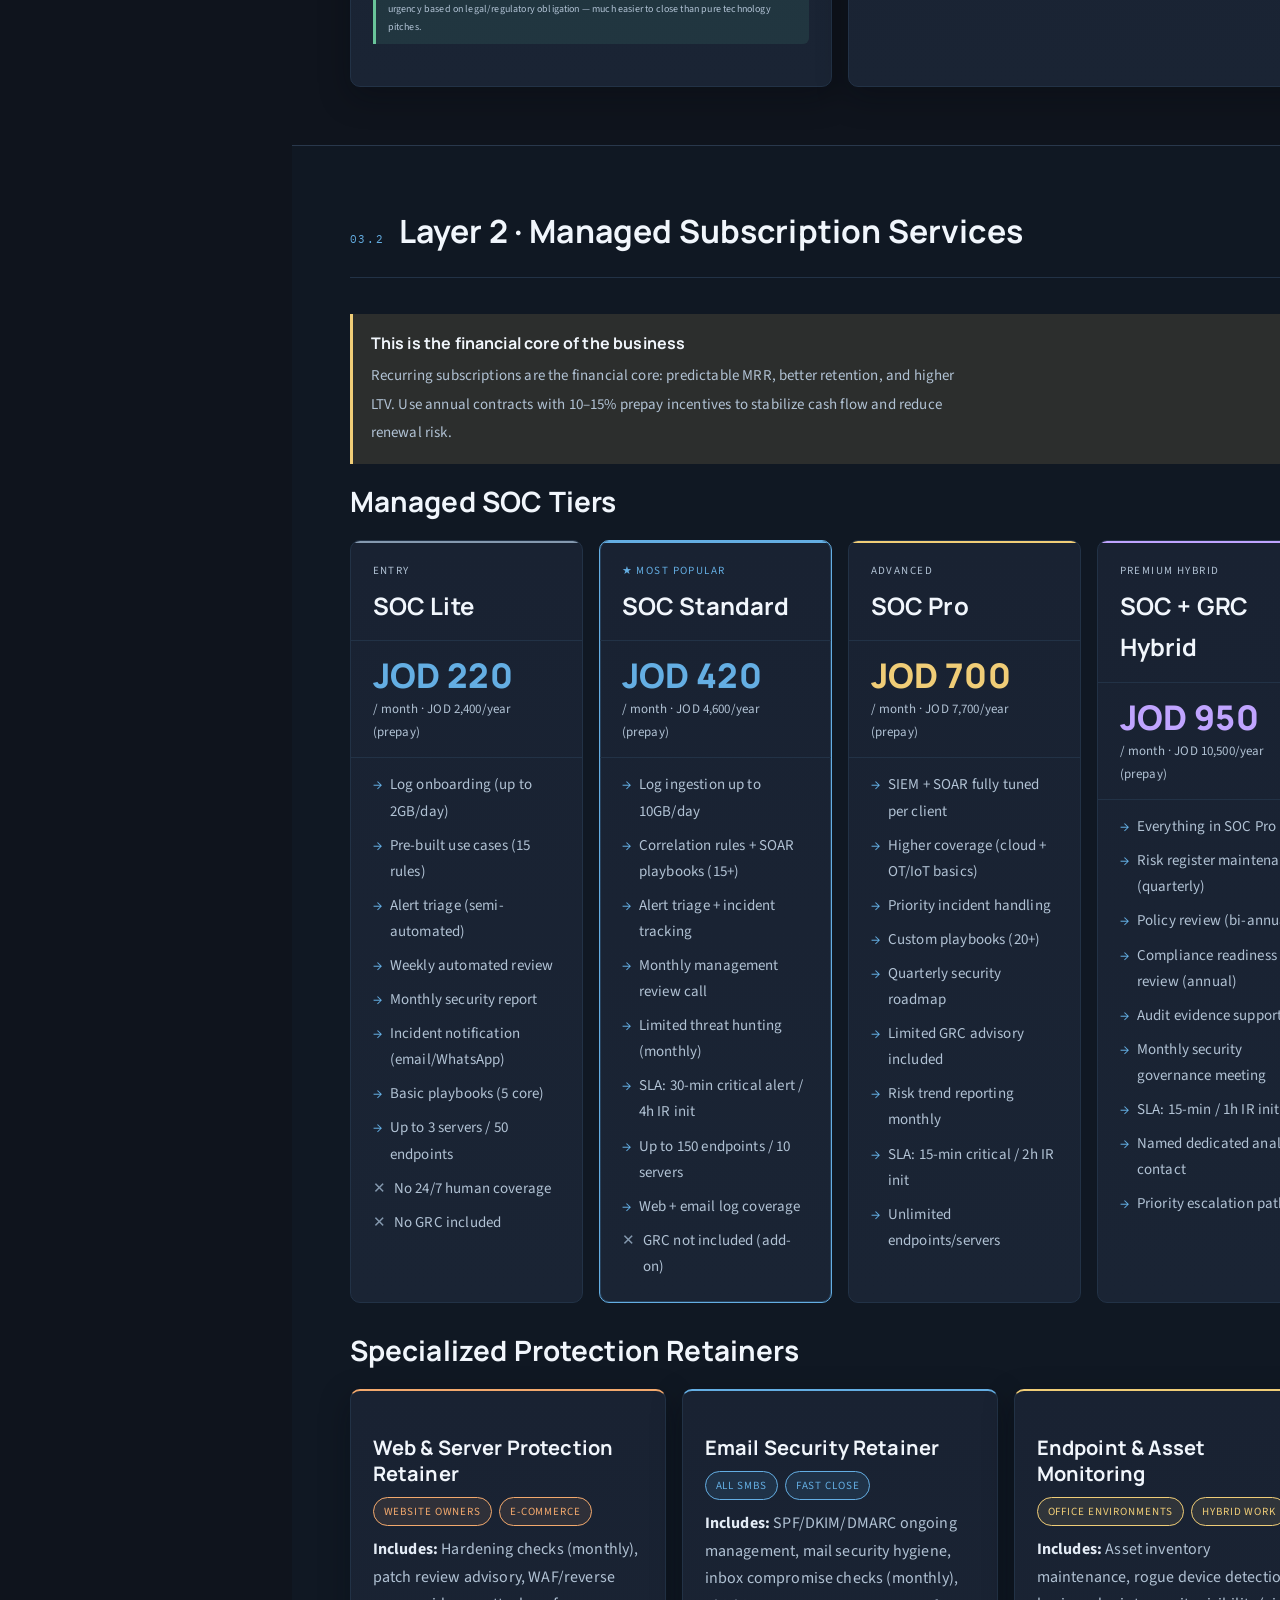
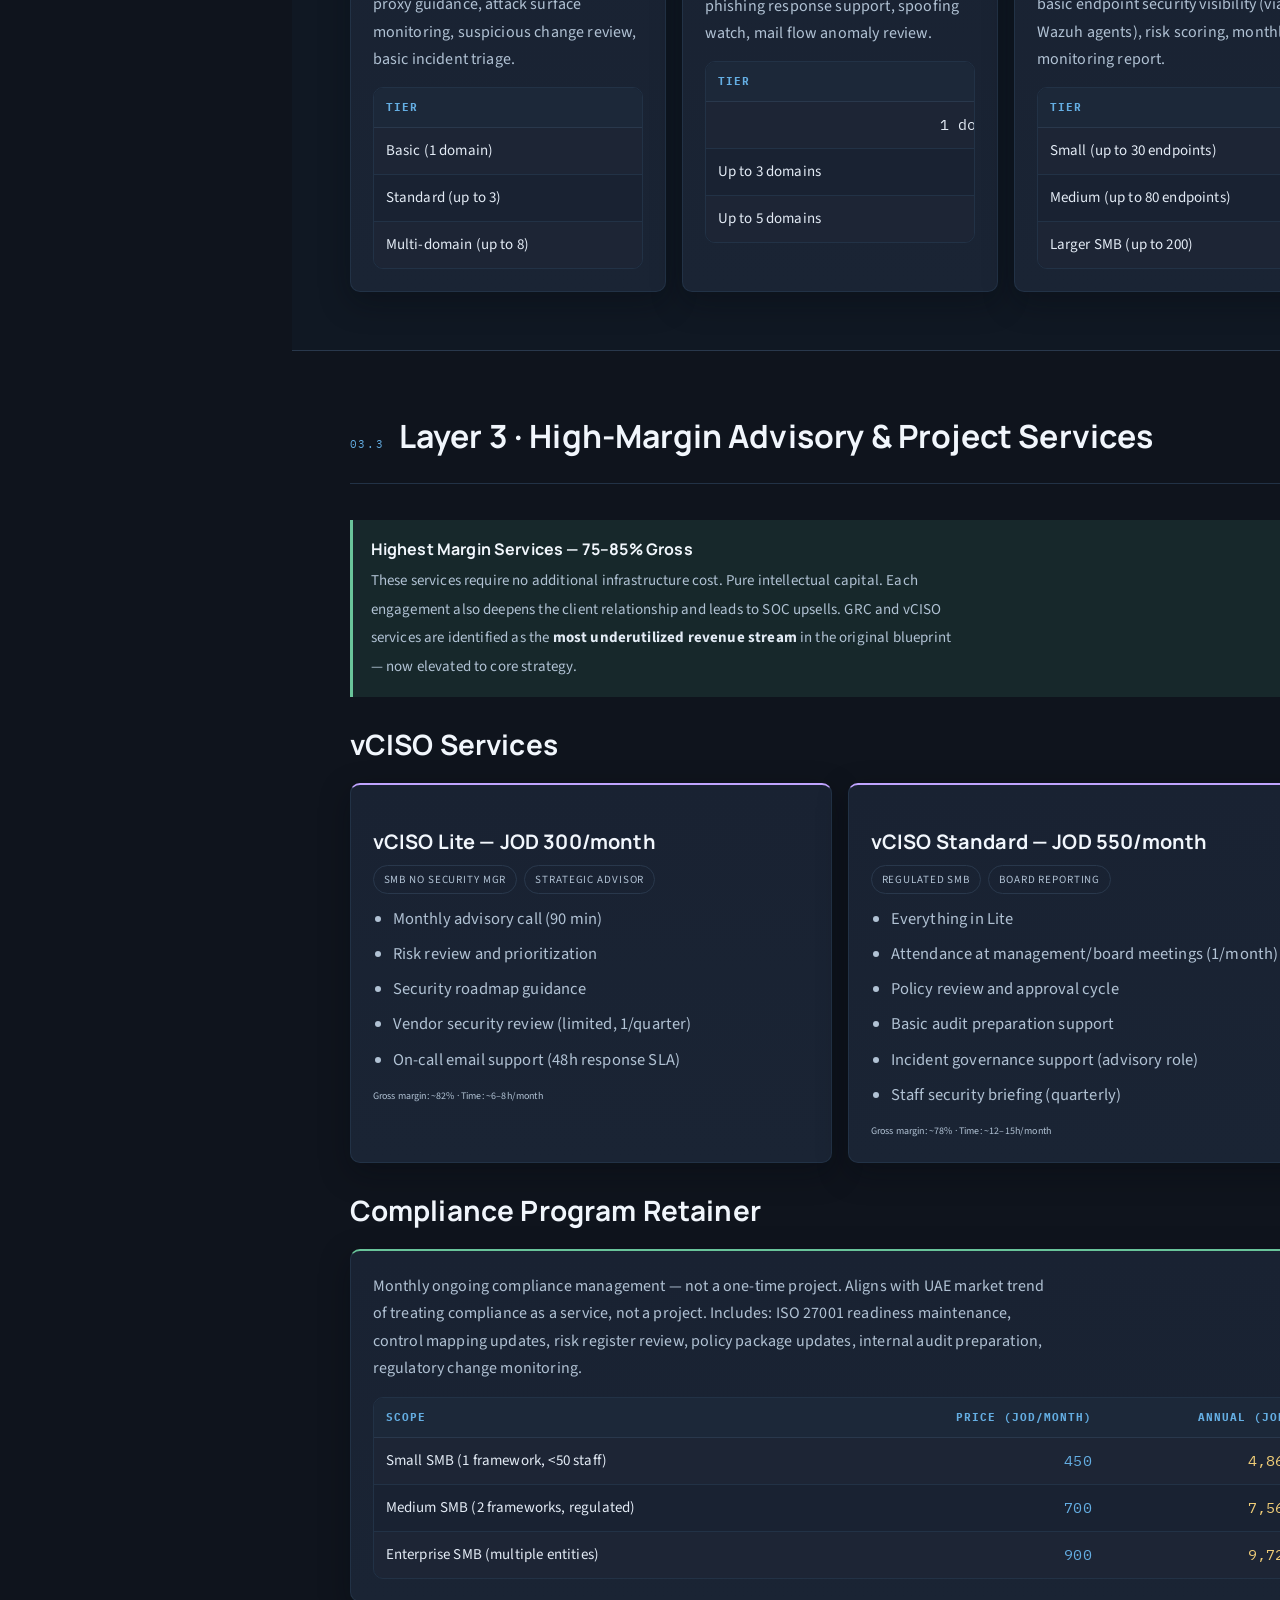
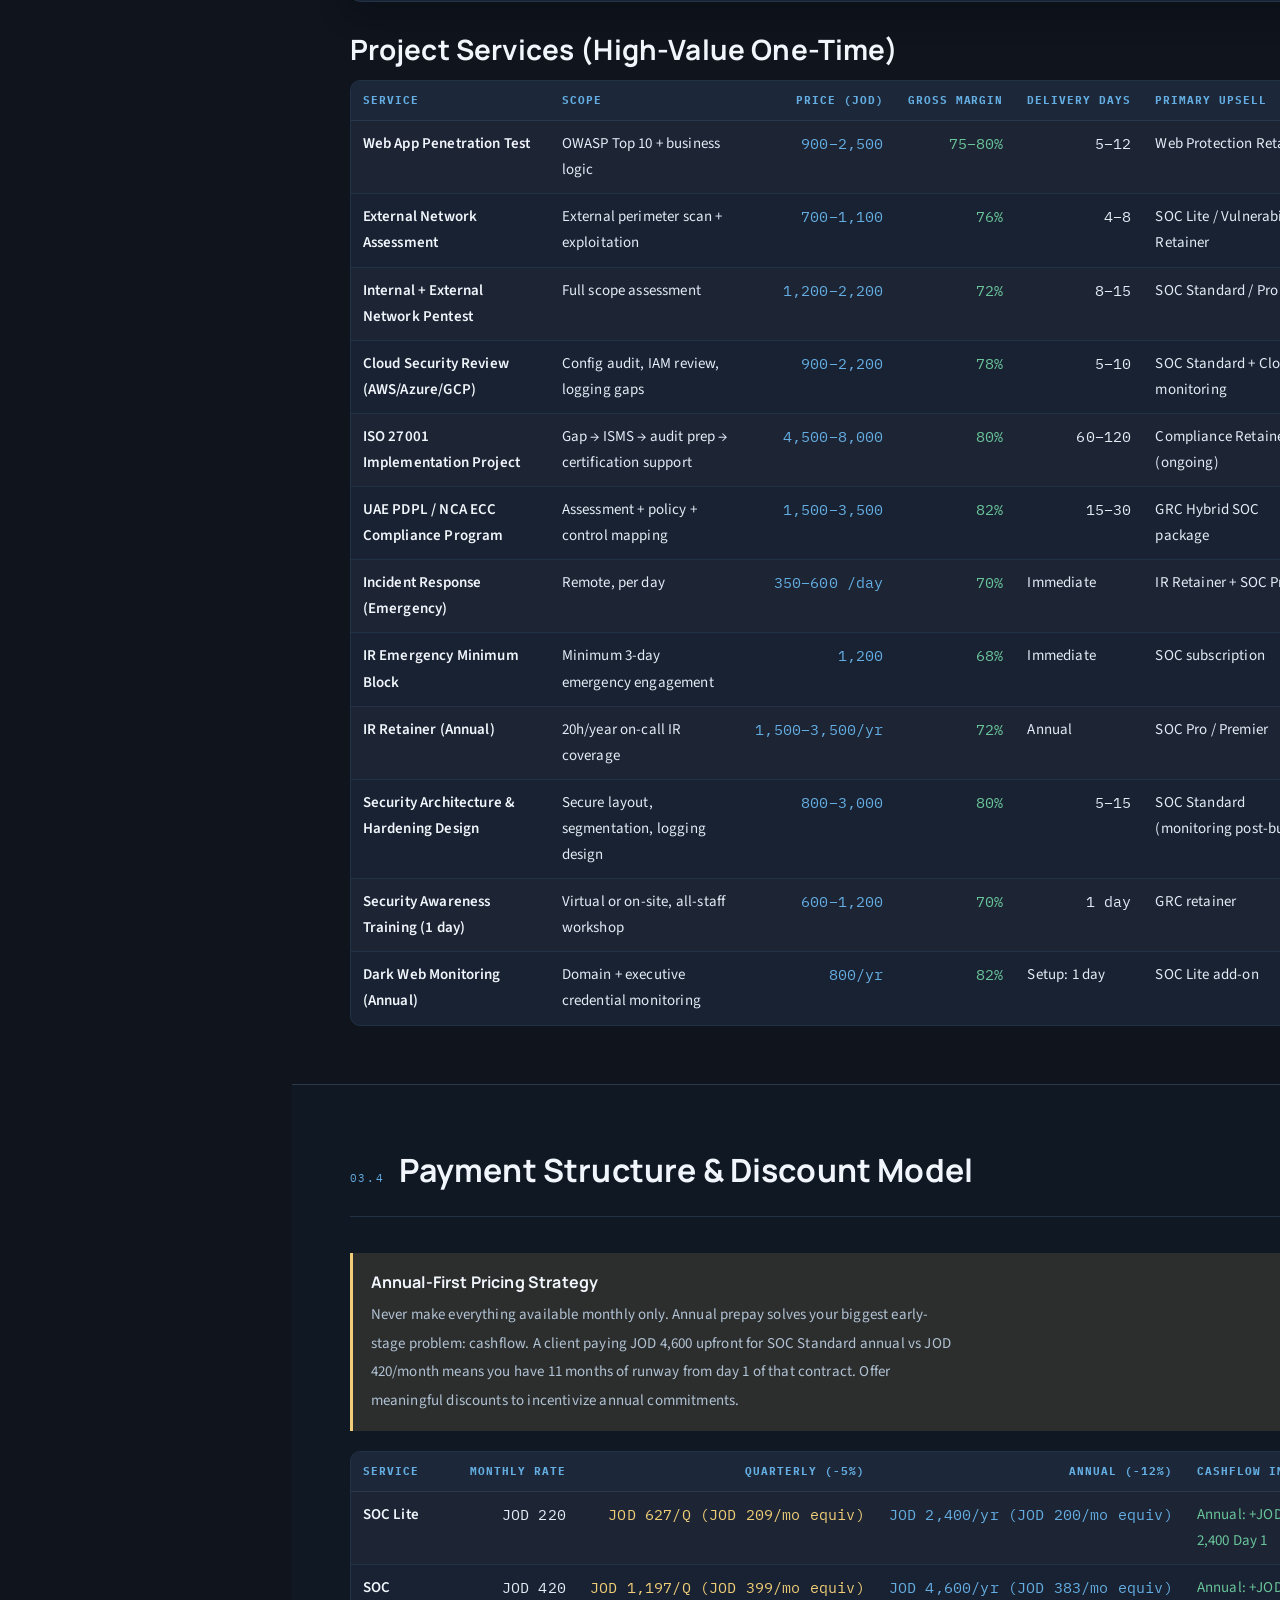
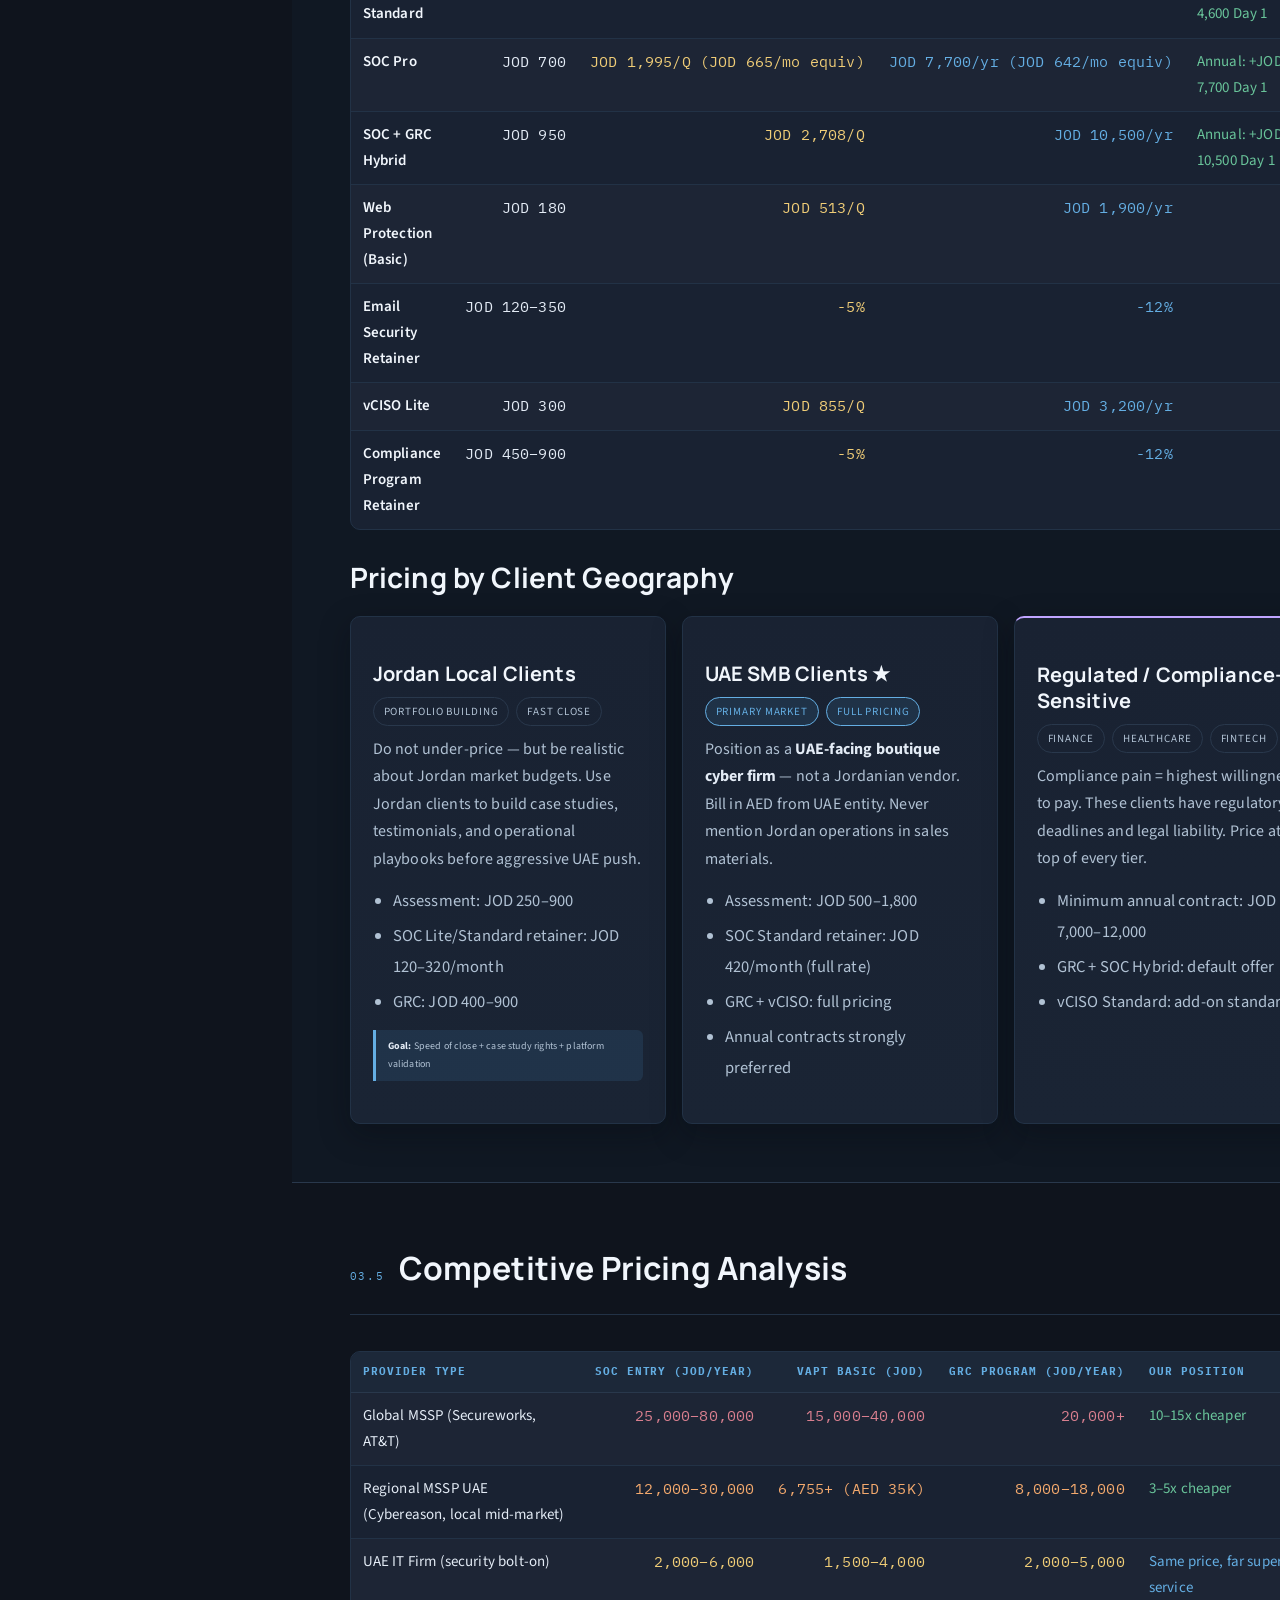
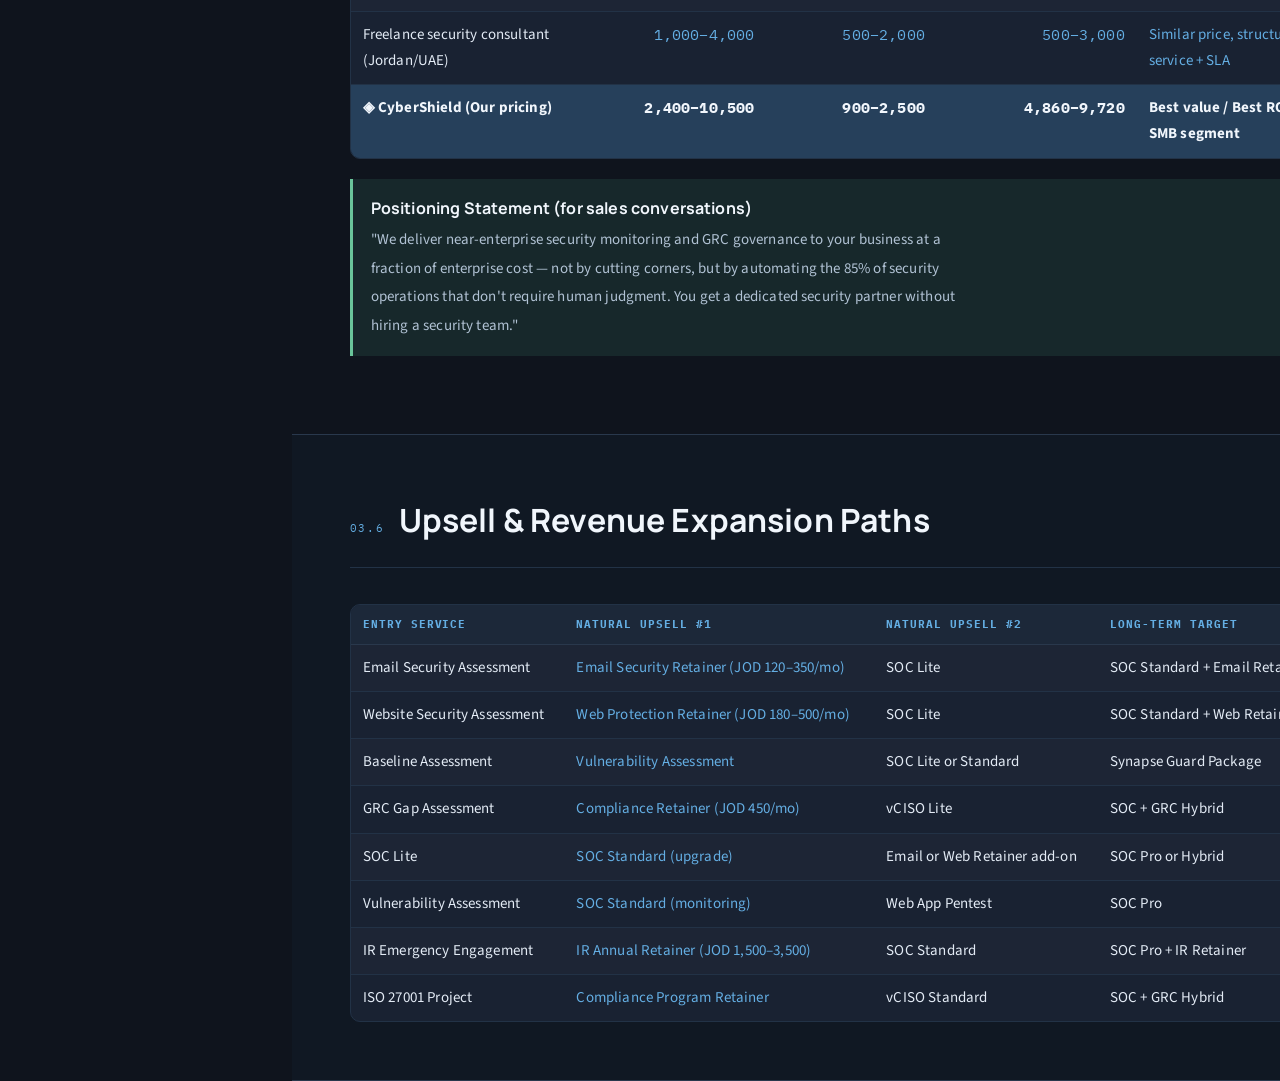
<file: cybershield_blueprint/services.html>
<!DOCTYPE html>
<html lang="en">
<head>
<meta charset="UTF-8"><meta name="viewport" content="width=device-width, initial-scale=1.0">
<title>03 · Service Portfolio & Pricing — CyberShield MSSP Blueprint</title>
<link rel="stylesheet" href="style.css">
</head>
<body>
<nav id="sidebar"></nav>
<div id="main">

<div class="hero">
  <div class="hero-grid"></div>
  <div class="hero-tag">◈ Section 03 · Service Portfolio & Pricing Model</div>
  <h1>Full Service <span>Portfolio</span><br>& Pricing Model</h1>
  <div class="hero-badges">
    <span class="badge ac">20+ Services</span>
    <span class="badge or">3 Commercial Layers</span>
    <span class="badge go">Annual-First Pricing</span>
    <span class="badge gr">JOD / AED Dual Pricing</span>
  </div>
  <div class="hero-meta">
    <div class="hero-stat"><div class="val">JOD 220</div><div class="lbl">Entry Price / Month</div></div>
    <div class="hero-stat gold-s"><div class="val">JOD 1,250</div><div class="lbl">Max Monthly Retainer</div></div>
    <div class="hero-stat orange-s"><div class="val">75–85%</div><div class="lbl">Advisory Gross Margin</div></div>
    <div class="hero-stat green-s"><div class="val">58–68%</div><div class="lbl">SOC Subscription Margin</div></div>
  </div>
</div>

<div class="page-nav">
  <a href="#layer1" class="active">Layer 1: Assessments</a>
  <a href="#layer2">Layer 2: Subscriptions</a>
  <a href="#layer3">Layer 3: High-Margin</a>
  <a href="#pricing-model">Pricing Model</a>
  <a href="#competitive">vs Competition</a>
  <a href="#upsell">Upsell Paths</a>
</div>

<!-- LAYER 1: ASSESSMENTS -->
<section class="section" id="layer1">
  <div class="section-header">
    <span class="section-num">03.1</span>
    <h1 class="section-title">Layer 1 · Discovery & Assessment Services</h1>
  </div>
  <div class="callout">
    <div class="callout-title">Strategic Purpose of Layer 1</div>
    <p>These are <strong>entry offers</strong>, not the long-term profit engine. Their role is to create trust quickly, expose security gaps, and convert clients into recurring contracts. Target conversion is <strong>55–65% within 90 days</strong>.</p>
  </div>

  <h2>1. Cybersecurity Baseline Assessment</h2>
  <div class="card-grid cols-2 mt-20">
    <div class="card">
      <h3>Scope & Deliverables</h3>
      <ul>
        <li>Rapid asset inventory (endpoints, servers, cloud, domains)</li>
        <li>External exposure review (open ports, admin panels, misconfigs)</li>
        <li>Email / DNS reputation check (SPF, DKIM, DMARC)</li>
        <li>Access control and privilege review</li>
        <li>Risk snapshot with CVSS-approximate scoring</li>
        <li>Quick wins list (actionable in 7–14 days)</li>
        <li>Written report: Executive summary + technical appendix</li>
      </ul>
    </div>
    <div class="card">
      <h3>Pricing by Client Size</h3>
      <div class="table-wrap">
        <table>
          <thead><tr><th>Segment</th><th class="num">Price (JOD)</th><th class="num">AED Equivalent</th><th>Delivery Time</th></tr></thead>
          <tbody>
            <tr><td>Micro (&lt;10 staff)</td><td class="num ac">350</td><td class="num muted">1,288</td><td class="num">2–3 days</td></tr>
            <tr><td>Small SMB (10–50 staff)</td><td class="num ac">600</td><td class="num muted">2,208</td><td class="num">3–5 days</td></tr>
            <tr><td>Medium SMB (50–200 staff)</td><td class="num ac">900</td><td class="num muted">3,312</td><td class="num">5–7 days</td></tr>
          </tbody>
        </table>
      </div>
      <div class="callout" style="margin-top:10px; padding:8px 12px;">
        <p style="margin:0; font-size:10px;">Gross margin: ~75%. Time investment: 4–12 hours. This is a <strong>Lead-in Offer</strong>, not the primary profit driver.</p>
      </div>
    </div>
  </div>

  <div class="spacer"></div>
  <h2>2. Website & Server Security Assessment</h2>
  <div class="card-grid cols-2">
    <div class="card">
      <h3>Scope & Deliverables</h3>
      <ul>
        <li>External exposure scan (ports, panels, certificates)</li>
        <li>TLS/SSL configuration review</li>
        <li>Security headers check (CSP, HSTS, X-Frame)</li>
        <li>Web stack misconfiguration review</li>
        <li>Mail/domain reputation assessment</li>
        <li>Admin panel exposure check</li>
        <li>Hardening recommendations report</li>
      </ul>
    </div>
    <div class="card">
      <h3>Pricing by Scope</h3>
      <div class="table-wrap">
        <table>
          <thead><tr><th>Scope</th><th class="num">Price (JOD)</th><th>Upsell To</th></tr></thead>
          <tbody>
            <tr><td>1 website + 1 server</td><td class="num ac">450</td><td>Web Protection Retainer</td></tr>
            <tr><td>Up to 3 domains/sites</td><td class="num ac">900</td><td>SOC Lite + Web Retainer</td></tr>
            <tr><td>Up to 5 domains/sites</td><td class="num ac">1,400</td><td>SOC Standard</td></tr>
          </tbody>
        </table>
      </div>
    </div>
  </div>

  <div class="spacer"></div>
  <h2>3. Email Security Assessment</h2>
  <div class="card-grid cols-2">
    <div class="card">
      <h3>Scope</h3>
      <ul>
        <li>SPF / DKIM / DMARC audit and scoring</li>
        <li>Mail forwarding rules review (compromise indicator)</li>
        <li>Account hardening baseline</li>
        <li>Phishing exposure assessment</li>
        <li>Executive mailbox risk review</li>
        <li>Domain spoofing test</li>
      </ul>
      <div class="callout" style="margin-top:10px; padding:8px 12px;">
        <p style="margin:0; font-size:10px;"><strong>Best entry-point for SMBs:</strong> Email pain is visible, common, and easy to justify. Fastest close of any assessment service.</p>
      </div>
    </div>
    <div class="card">
      <h3>Pricing</h3>
      <div class="table-wrap">
        <table>
          <thead><tr><th>Scope</th><th class="num">Price (JOD)</th></tr></thead>
          <tbody>
            <tr><td class="num">1 domain</td><td class="num ac">250</td></tr>
            <tr><td>Up to 3 domains</td><td class="num ac">500</td></tr>
            <tr><td>Up to 5 domains</td><td class="num ac">800</td></tr>
          </tbody>
        </table>
      </div>
    </div>
  </div>

  <div class="spacer"></div>
  <h2>4. Vulnerability Assessment</h2>
  <div class="card-grid cols-2">
    <div class="card">
      <h3>Scope</h3>
      <ul>
        <li>Internal and/or external network vulnerability scan</li>
        <li>CVSS-based vulnerability classification</li>
        <li>Prioritized remediation plan (Critical → High → Medium)</li>
        <li>Executive summary + technical appendix</li>
        <li>Re-scan option (+30% of original price)</li>
      </ul>
      <div class="callout warn" style="margin-top:10px; padding:8px 12px;">
        <p style="margin:0; font-size:10px;">Do not under-price this. UAE VAPT market rates are AED 35,000+ for full assessments. Even at JOD 1,500 you are at a significant discount.</p>
      </div>
    </div>
    <div class="card">
      <h3>Pricing</h3>
      <div class="table-wrap">
        <table>
          <thead><tr><th>Scope</th><th class="num">Price (JOD)</th></tr></thead>
          <tbody>
            <tr><td>Small scope (1 subnet, external)</td><td class="num ac">500</td></tr>
            <tr><td>Medium scope (internal + external)</td><td class="num ac">900</td></tr>
            <tr><td>Larger SMB scope (multi-site)</td><td class="num ac">1,500</td></tr>
          </tbody>
        </table>
      </div>
    </div>
  </div>

  <div class="spacer"></div>
  <h2>5. GRC Gap Assessment</h2>
  <div class="card-grid cols-2">
    <div class="card">
      <h3>Scope</h3>
      <ul>
        <li>Assessment against ISO 27001 lite / CIS Controls / UAE PDPL / NCA ECC</li>
        <li>Gap registry by control domain</li>
        <li>Risk register draft (top 15 risks)</li>
        <li>30/60/90 day remediation roadmap</li>
        <li>Compliance posture scoring</li>
        <li>Regulatory exposure summary</li>
      </ul>
      <div class="callout success" style="margin-top:10px; padding:8px 12px;">
        <p style="margin:0; font-size:10px;"><strong>Expert recommendation:</strong> GRC Assessment is the best entry point into SOC sales. It establishes urgency based on legal/regulatory obligation — much easier to close than pure technology pitches.</p>
      </div>
    </div>
    <div class="card">
      <h3>Pricing</h3>
      <div class="table-wrap">
        <table>
          <thead><tr><th>Segment</th><th class="num">Price (JOD)</th></tr></thead>
          <tbody>
            <tr><td>Small SMB (1 entity, basic frameworks)</td><td class="num ac">700</td></tr>
            <tr><td>Medium SMB (regulated sector)</td><td class="num ac">1,200</td></tr>
            <tr><td>Multi-entity / compliance-sensitive</td><td class="num ac">1,800</td></tr>
          </tbody>
        </table>
      </div>
      <div class="callout" style="margin-top:10px; padding:8px 12px;">
        <p style="margin:0; font-size:10px;">Upsell: 80% of GRC Assessment clients proceed to Compliance Program Retainer or ISO 27001 Implementation.</p>
      </div>
    </div>
  </div>
</section>

<!-- LAYER 2: SUBSCRIPTIONS -->
<section class="section" id="layer2">
  <div class="section-header">
    <span class="section-num">03.2</span>
    <h1 class="section-title">Layer 2 · Managed Subscription Services</h1>
  </div>
  <div class="callout gold">
    <div class="callout-title">This is the financial core of the business</div>
    <p>Recurring subscriptions are the financial core: predictable MRR, better retention, and higher LTV. Use annual contracts with 10–15% prepay incentives to stabilize cash flow and reduce renewal risk.</p>
  </div>

  <!-- SOC TIERS -->
  <h2 class="mt-20">Managed SOC Tiers</h2>
  <div class="card-grid cols-4 mt-20">
    <div class="price-card">
      <div class="price-header" style="border-top: 2px solid var(--text-dim);">
        <div class="price-tier">Entry</div>
        <div class="price-name">SOC Lite</div>
      </div>
      <div class="price-amount">
        <div class="price-jod">JOD 220</div>
        <div class="price-period">/ month · JOD 2,400/year (prepay)</div>
      </div>
      <div class="price-features">
        <div class="price-feature">Log onboarding (up to 2GB/day)</div>
        <div class="price-feature">Pre-built use cases (15 rules)</div>
        <div class="price-feature">Alert triage (semi-automated)</div>
        <div class="price-feature">Weekly automated review</div>
        <div class="price-feature">Monthly security report</div>
        <div class="price-feature">Incident notification (email/WhatsApp)</div>
        <div class="price-feature">Basic playbooks (5 core)</div>
        <div class="price-feature">Up to 3 servers / 50 endpoints</div>
        <div class="price-feature minus">No 24/7 human coverage</div>
        <div class="price-feature minus">No GRC included</div>
      </div>
    </div>

    <div class="price-card featured">
      <div class="price-header" style="border-top: 2px solid var(--accent);">
        <div class="price-tier ac">★ Most Popular</div>
        <div class="price-name">SOC Standard</div>
      </div>
      <div class="price-amount">
        <div class="price-jod">JOD 420</div>
        <div class="price-period">/ month · JOD 4,600/year (prepay)</div>
      </div>
      <div class="price-features">
        <div class="price-feature">Log ingestion up to 10GB/day</div>
        <div class="price-feature">Correlation rules + SOAR playbooks (15+)</div>
        <div class="price-feature">Alert triage + incident tracking</div>
        <div class="price-feature">Monthly management review call</div>
        <div class="price-feature">Limited threat hunting (monthly)</div>
        <div class="price-feature">SLA: 30-min critical alert / 4h IR init</div>
        <div class="price-feature">Up to 150 endpoints / 10 servers</div>
        <div class="price-feature">Web + email log coverage</div>
        <div class="price-feature minus">GRC not included (add-on)</div>
      </div>
    </div>

    <div class="price-card">
      <div class="price-header" style="border-top: 2px solid var(--gold);">
        <div class="price-tier go">Advanced</div>
        <div class="price-name">SOC Pro</div>
      </div>
      <div class="price-amount">
        <div class="price-jod" style="color:var(--gold);">JOD 700</div>
        <div class="price-period">/ month · JOD 7,700/year (prepay)</div>
      </div>
      <div class="price-features">
        <div class="price-feature">SIEM + SOAR fully tuned per client</div>
        <div class="price-feature">Higher coverage (cloud + OT/IoT basics)</div>
        <div class="price-feature">Priority incident handling</div>
        <div class="price-feature">Custom playbooks (20+)</div>
        <div class="price-feature">Quarterly security roadmap</div>
        <div class="price-feature">Limited GRC advisory included</div>
        <div class="price-feature">Risk trend reporting monthly</div>
        <div class="price-feature">SLA: 15-min critical / 2h IR init</div>
        <div class="price-feature">Unlimited endpoints/servers</div>
      </div>
    </div>

    <div class="price-card">
      <div class="price-header" style="border-top: 2px solid var(--purple);">
        <div class="price-tier pu">Premium Hybrid</div>
        <div class="price-name">SOC + GRC Hybrid</div>
      </div>
      <div class="price-amount">
        <div class="price-jod" style="color:var(--purple);">JOD 950</div>
        <div class="price-period">/ month · JOD 10,500/year (prepay)</div>
      </div>
      <div class="price-features">
        <div class="price-feature">Everything in SOC Pro</div>
        <div class="price-feature">Risk register maintenance (quarterly)</div>
        <div class="price-feature">Policy review (bi-annual)</div>
        <div class="price-feature">Compliance readiness review (annual)</div>
        <div class="price-feature">Audit evidence support</div>
        <div class="price-feature">Monthly security governance meeting</div>
        <div class="price-feature">SLA: 15-min / 1h IR init</div>
        <div class="price-feature">Named dedicated analyst contact</div>
        <div class="price-feature">Priority escalation path</div>
      </div>
    </div>
  </div>

  <!-- PROTECTION RETAINERS -->
  <h2 class="mt-30">Specialized Protection Retainers</h2>
  <div class="card-grid cols-3 mt-20">
    <div class="card or-top">
      <h3>Web & Server Protection Retainer</h3>
      <div class="tag-row"><span class="tag or">Website owners</span><span class="tag or">E-commerce</span></div>
      <p><strong>Includes:</strong> Hardening checks (monthly), patch review advisory, WAF/reverse proxy guidance, attack surface monitoring, suspicious change review, basic incident triage.</p>
      <div class="table-wrap" style="margin-top:12px;">
        <table>
          <thead><tr><th>Tier</th><th class="num">Price (JOD/month)</th></tr></thead>
          <tbody>
            <tr><td>Basic (1 domain)</td><td class="num ac">180</td></tr>
            <tr><td>Standard (up to 3)</td><td class="num ac">320</td></tr>
            <tr><td>Multi-domain (up to 8)</td><td class="num ac">500</td></tr>
          </tbody>
        </table>
      </div>
    </div>
    <div class="card ac-top">
      <h3>Email Security Retainer</h3>
      <div class="tag-row"><span class="tag ac">All SMBs</span><span class="tag ac">Fast close</span></div>
      <p><strong>Includes:</strong> SPF/DKIM/DMARC ongoing management, mail security hygiene, inbox compromise checks (monthly), phishing response support, spoofing watch, mail flow anomaly review.</p>
      <div class="table-wrap" style="margin-top:12px;">
        <table>
          <thead><tr><th>Tier</th><th class="num">Price (JOD/month)</th></tr></thead>
          <tbody>
            <tr><td class="num">1 domain</td><td class="num ac">120</td></tr>
            <tr><td>Up to 3 domains</td><td class="num ac">220</td></tr>
            <tr><td>Up to 5 domains</td><td class="num ac">350</td></tr>
          </tbody>
        </table>
      </div>
    </div>
    <div class="card go-top">
      <h3>Endpoint & Asset Monitoring</h3>
      <div class="tag-row"><span class="tag go">Office environments</span><span class="tag go">Hybrid work</span></div>
      <p><strong>Includes:</strong> Asset inventory maintenance, rogue device detection, basic endpoint security visibility (via Wazuh agents), risk scoring, monthly monitoring report.</p>
      <div class="table-wrap" style="margin-top:12px;">
        <table>
          <thead><tr><th>Tier</th><th class="num">Price (JOD/month)</th></tr></thead>
          <tbody>
            <tr><td>Small (up to 30 endpoints)</td><td class="num ac">150</td></tr>
            <tr><td>Medium (up to 80 endpoints)</td><td class="num ac">280</td></tr>
            <tr><td>Larger SMB (up to 200)</td><td class="num ac">450</td></tr>
          </tbody>
        </table>
      </div>
    </div>
  </div>
</section>

<!-- LAYER 3: HIGH MARGIN ADVISORY -->
<section class="section" id="layer3">
  <div class="section-header">
    <span class="section-num">03.3</span>
    <h1 class="section-title">Layer 3 · High-Margin Advisory & Project Services</h1>
  </div>

  <div class="callout success">
    <div class="callout-title">Highest Margin Services — 75–85% Gross</div>
    <p>These services require no additional infrastructure cost. Pure intellectual capital. Each engagement also deepens the client relationship and leads to SOC upsells. GRC and vCISO services are identified as the <strong>most underutilized revenue stream</strong> in the original blueprint — now elevated to core strategy.</p>
  </div>

  <h2>vCISO Services</h2>
  <div class="card-grid cols-2 mt-20">
    <div class="card pu-top">
      <h3>vCISO Lite — JOD 300/month</h3>
      <div class="tag-row"><span class="tag pu">SMB no security mgr</span><span class="tag">Strategic advisor</span></div>
      <ul>
        <li>Monthly advisory call (90 min)</li>
        <li>Risk review and prioritization</li>
        <li>Security roadmap guidance</li>
        <li>Vendor security review (limited, 1/quarter)</li>
        <li>On-call email support (48h response SLA)</li>
      </ul>
      <div style="margin-top:10px; font-size:10px; color:var(--text-muted);">Gross margin: ~82% · Time: ~6–8h/month</div>
    </div>
    <div class="card pu-top">
      <h3>vCISO Standard — JOD 550/month</h3>
      <div class="tag-row"><span class="tag pu">Regulated SMB</span><span class="tag">Board reporting</span></div>
      <ul>
        <li>Everything in Lite</li>
        <li>Attendance at management/board meetings (1/month)</li>
        <li>Policy review and approval cycle</li>
        <li>Basic audit preparation support</li>
        <li>Incident governance support (advisory role)</li>
        <li>Staff security briefing (quarterly)</li>
      </ul>
      <div style="margin-top:10px; font-size:10px; color:var(--text-muted);">Gross margin: ~78% · Time: ~12–15h/month</div>
    </div>
  </div>

  <h2 class="mt-30">Compliance Program Retainer</h2>
  <div class="card gr-top mt-20">
    <p>Monthly ongoing compliance management — not a one-time project. Aligns with UAE market trend of treating compliance as a service, not a project. Includes: ISO 27001 readiness maintenance, control mapping updates, risk register review, policy package updates, internal audit preparation, regulatory change monitoring.</p>
    <div class="table-wrap" style="margin-top:14px;">
      <table>
        <thead><tr><th>Scope</th><th class="num">Price (JOD/month)</th><th class="num">Annual (JOD)</th></tr></thead>
        <tbody>
          <tr><td>Small SMB (1 framework, &lt;50 staff)</td><td class="num ac">450</td><td class="num go">4,860</td></tr>
          <tr><td>Medium SMB (2 frameworks, regulated)</td><td class="num ac">700</td><td class="num go">7,560</td></tr>
          <tr><td>Enterprise SMB (multiple entities)</td><td class="num ac">900</td><td class="num go">9,720</td></tr>
        </tbody>
      </table>
    </div>
  </div>

  <h2 class="mt-30">Project Services (High-Value One-Time)</h2>
  <div class="table-wrap">
    <table>
      <thead>
        <tr>
          <th>Service</th>
          <th>Scope</th>
          <th class="num">Price (JOD)</th>
          <th>Gross Margin</th>
          <th class="num">Delivery Days</th>
          <th>Primary Upsell</th>
        </tr>
      </thead>
      <tbody>
        <tr>
          <td class="bold">Web App Penetration Test</td>
          <td>OWASP Top 10 + business logic</td>
          <td class="num ac">900–2,500</td>
          <td class="gr num">75–80%</td>
          <td class="num">5–12</td>
          <td>Web Protection Retainer</td>
        </tr>
        <tr>
          <td class="bold">External Network Assessment</td>
          <td>External perimeter scan + exploitation</td>
          <td class="num ac">700–1,100</td>
          <td class="gr num">76%</td>
          <td class="num">4–8</td>
          <td>SOC Lite / Vulnerability Retainer</td>
        </tr>
        <tr>
          <td class="bold">Internal + External Network Pentest</td>
          <td>Full scope assessment</td>
          <td class="num ac">1,200–2,200</td>
          <td class="gr num">72%</td>
          <td class="num">8–15</td>
          <td>SOC Standard / Pro</td>
        </tr>
        <tr>
          <td class="bold">Cloud Security Review (AWS/Azure/GCP)</td>
          <td>Config audit, IAM review, logging gaps</td>
          <td class="num ac">900–2,200</td>
          <td class="gr num">78%</td>
          <td class="num">5–10</td>
          <td>SOC Standard + Cloud monitoring</td>
        </tr>
        <tr>
          <td class="bold">ISO 27001 Implementation Project</td>
          <td>Gap → ISMS → audit prep → certification support</td>
          <td class="num ac">4,500–8,000</td>
          <td class="gr num">80%</td>
          <td class="num">60–120</td>
          <td>Compliance Retainer (ongoing)</td>
        </tr>
        <tr>
          <td class="bold">UAE PDPL / NCA ECC Compliance Program</td>
          <td>Assessment + policy + control mapping</td>
          <td class="num ac">1,500–3,500</td>
          <td class="gr num">82%</td>
          <td class="num">15–30</td>
          <td>GRC Hybrid SOC package</td>
        </tr>
        <tr>
          <td class="bold">Incident Response (Emergency)</td>
          <td>Remote, per day</td>
          <td class="num ac">350–600 /day</td>
          <td class="gr num">70%</td>
          <td>Immediate</td>
          <td>IR Retainer + SOC Pro</td>
        </tr>
        <tr>
          <td class="bold">IR Emergency Minimum Block</td>
          <td>Minimum 3-day emergency engagement</td>
          <td class="num ac">1,200</td>
          <td class="gr num">68%</td>
          <td>Immediate</td>
          <td>SOC subscription</td>
        </tr>
        <tr>
          <td class="bold">IR Retainer (Annual)</td>
          <td>20h/year on-call IR coverage</td>
          <td class="num ac">1,500–3,500/yr</td>
          <td class="gr num">72%</td>
          <td>Annual</td>
          <td>SOC Pro / Premier</td>
        </tr>
        <tr>
          <td class="bold">Security Architecture & Hardening Design</td>
          <td>Secure layout, segmentation, logging design</td>
          <td class="num ac">800–3,000</td>
          <td class="gr num">80%</td>
          <td class="num">5–15</td>
          <td>SOC Standard (monitoring post-build)</td>
        </tr>
        <tr>
          <td class="bold">Security Awareness Training (1 day)</td>
          <td>Virtual or on-site, all-staff workshop</td>
          <td class="num ac">600–1,200</td>
          <td class="gr num">70%</td>
          <td class="num">1 day</td>
          <td>GRC retainer</td>
        </tr>
        <tr>
          <td class="bold">Dark Web Monitoring (Annual)</td>
          <td>Domain + executive credential monitoring</td>
          <td class="num ac">800/yr</td>
          <td class="gr num">82%</td>
          <td>Setup: 1 day</td>
          <td>SOC Lite add-on</td>
        </tr>
      </tbody>
    </table>
  </div>
</section>

<!-- PRICING MODEL -->
<section class="section" id="pricing-model">
  <div class="section-header">
    <span class="section-num">03.4</span>
    <h1 class="section-title">Payment Structure & Discount Model</h1>
  </div>

  <div class="callout gold">
    <div class="callout-title">Annual-First Pricing Strategy</div>
    <p>Never make everything available monthly only. Annual prepay solves your biggest early-stage problem: cashflow. A client paying JOD 4,600 upfront for SOC Standard annual vs JOD 420/month means you have 11 months of runway from day 1 of that contract. Offer meaningful discounts to incentivize annual commitments.</p>
  </div>

  <div class="table-wrap mt-20">
    <table>
      <thead>
        <tr><th>Service</th><th class="num">Monthly Rate</th><th class="num">Quarterly (-5%)</th><th class="num">Annual (-12%)</th><th>Cashflow Impact</th></tr>
      </thead>
      <tbody>
        <tr>
          <td class="bold">SOC Lite</td>
          <td class="num">JOD 220</td>
          <td class="num go">JOD 627/Q (JOD 209/mo equiv)</td>
          <td class="num ac">JOD 2,400/yr (JOD 200/mo equiv)</td>
          <td class="gr">Annual: +JOD 2,400 Day 1</td>
        </tr>
        <tr>
          <td class="bold">SOC Standard</td>
          <td class="num">JOD 420</td>
          <td class="num go">JOD 1,197/Q (JOD 399/mo equiv)</td>
          <td class="num ac">JOD 4,600/yr (JOD 383/mo equiv)</td>
          <td class="gr">Annual: +JOD 4,600 Day 1</td>
        </tr>
        <tr>
          <td class="bold">SOC Pro</td>
          <td class="num">JOD 700</td>
          <td class="num go">JOD 1,995/Q (JOD 665/mo equiv)</td>
          <td class="num ac">JOD 7,700/yr (JOD 642/mo equiv)</td>
          <td class="gr">Annual: +JOD 7,700 Day 1</td>
        </tr>
        <tr>
          <td class="bold">SOC + GRC Hybrid</td>
          <td class="num">JOD 950</td>
          <td class="num go">JOD 2,708/Q</td>
          <td class="num ac">JOD 10,500/yr</td>
          <td class="gr">Annual: +JOD 10,500 Day 1</td>
        </tr>
        <tr>
          <td class="bold">Web Protection (Basic)</td>
          <td class="num">JOD 180</td>
          <td class="num go">JOD 513/Q</td>
          <td class="num ac">JOD 1,900/yr</td>
          <td></td>
        </tr>
        <tr>
          <td class="bold">Email Security Retainer</td>
          <td class="num">JOD 120–350</td>
          <td class="num go">-5%</td>
          <td class="num ac">-12%</td>
          <td></td>
        </tr>
        <tr>
          <td class="bold">vCISO Lite</td>
          <td class="num">JOD 300</td>
          <td class="num go">JOD 855/Q</td>
          <td class="num ac">JOD 3,200/yr</td>
          <td></td>
        </tr>
        <tr>
          <td class="bold">Compliance Program Retainer</td>
          <td class="num">JOD 450–900</td>
          <td class="num go">-5%</td>
          <td class="num ac">-12%</td>
          <td></td>
        </tr>
      </tbody>
    </table>
  </div>

  <h2 class="mt-30">Pricing by Client Geography</h2>
  <div class="card-grid cols-3 mt-20">
    <div class="card">
      <h3>Jordan Local Clients</h3>
      <div class="tag-row"><span class="tag">Portfolio building</span><span class="tag">Fast close</span></div>
      <p>Do not under-price — but be realistic about Jordan market budgets. Use Jordan clients to build case studies, testimonials, and operational playbooks before aggressive UAE push.</p>
      <ul>
        <li>Assessment: JOD 250–900</li>
        <li>SOC Lite/Standard retainer: JOD 120–320/month</li>
        <li>GRC: JOD 400–900</li>
      </ul>
      <div class="callout" style="margin-top:10px; padding:8px 12px;">
        <p style="margin:0; font-size:10px;"><strong>Goal:</strong> Speed of close + case study rights + platform validation</p>
      </div>
    </div>
    <div class="card featured">
      <h3>UAE SMB Clients ★</h3>
      <div class="tag-row"><span class="tag ac">Primary market</span><span class="tag ac">Full pricing</span></div>
      <p>Position as a <strong>UAE-facing boutique cyber firm</strong> — not a Jordanian vendor. Bill in AED from UAE entity. Never mention Jordan operations in sales materials.</p>
      <ul>
        <li>Assessment: JOD 500–1,800</li>
        <li>SOC Standard retainer: JOD 420/month (full rate)</li>
        <li>GRC + vCISO: full pricing</li>
        <li>Annual contracts strongly preferred</li>
      </ul>
    </div>
    <div class="card pu-top">
      <h3>Regulated / Compliance-Sensitive</h3>
      <div class="tag-row"><span class="tag pu">Finance</span><span class="tag pu">Healthcare</span><span class="tag pu">Fintech</span></div>
      <p>Compliance pain = highest willingness to pay. These clients have regulatory deadlines and legal liability. Price at the top of every tier.</p>
      <ul>
        <li>Minimum annual contract: JOD 7,000–12,000</li>
        <li>GRC + SOC Hybrid: default offer</li>
        <li>vCISO Standard: add-on standard</li>
      </ul>
    </div>
  </div>
</section>

<!-- COMPETITIVE -->
<section class="section" id="competitive">
  <div class="section-header">
    <span class="section-num">03.5</span>
    <h1 class="section-title">Competitive Pricing Analysis</h1>
  </div>

  <div class="table-wrap">
    <table>
      <thead>
        <tr><th>Provider Type</th><th class="num">SOC Entry (JOD/year)</th><th class="num">VAPT Basic (JOD)</th><th class="num">GRC Program (JOD/year)</th><th>Our Position</th></tr>
      </thead>
      <tbody>
        <tr>
          <td>Global MSSP (Secureworks, AT&T)</td>
          <td class="num re">25,000–80,000</td>
          <td class="num re">15,000–40,000</td>
          <td class="num re">20,000+</td>
          <td class="gr">10–15x cheaper</td>
        </tr>
        <tr>
          <td>Regional MSSP UAE (Cybereason, local mid-market)</td>
          <td class="num or">12,000–30,000</td>
          <td class="num or">6,755+ (AED 35K)</td>
          <td class="num or">8,000–18,000</td>
          <td class="gr">3–5x cheaper</td>
        </tr>
        <tr>
          <td>UAE IT Firm (security bolt-on)</td>
          <td class="num go">2,000–6,000</td>
          <td class="num go">1,500–4,000</td>
          <td class="num go">2,000–5,000</td>
          <td class="ac">Same price, far superior service</td>
        </tr>
        <tr>
          <td>Freelance security consultant (Jordan/UAE)</td>
          <td class="num ac">1,000–4,000</td>
          <td class="num ac">500–2,000</td>
          <td class="num ac">500–3,000</td>
          <td class="ac">Similar price, structured service + SLA</td>
        </tr>
        <tr class="total">
          <td class="bold">◈ CyberShield (Our pricing)</td>
          <td class="num ac bold">2,400–10,500</td>
          <td class="num ac bold">900–2,500</td>
          <td class="num ac bold">4,860–9,720</td>
          <td class="go bold">Best value / Best ROI in SMB segment</td>
        </tr>
      </tbody>
    </table>
  </div>

  <div class="callout success mt-20">
    <div class="callout-title">Positioning Statement (for sales conversations)</div>
    <p>"We deliver near-enterprise security monitoring and GRC governance to your business at a fraction of enterprise cost — not by cutting corners, but by automating the 85% of security operations that don't require human judgment. You get a dedicated security partner without hiring a security team."</p>
  </div>
</section>

<!-- UPSELL PATHS -->
<section class="section" id="upsell">
  <div class="section-header">
    <span class="section-num">03.6</span>
    <h1 class="section-title">Upsell & Revenue Expansion Paths</h1>
  </div>
  <div class="table-wrap">
    <table>
      <thead><tr><th>Entry Service</th><th>Natural Upsell #1</th><th>Natural Upsell #2</th><th>Long-term Target</th></tr></thead>
      <tbody>
        <tr><td>Email Security Assessment</td><td class="ac">Email Security Retainer (JOD 120–350/mo)</td><td>SOC Lite</td><td>SOC Standard + Email Retainer</td></tr>
        <tr><td>Website Security Assessment</td><td class="ac">Web Protection Retainer (JOD 180–500/mo)</td><td>SOC Lite</td><td>SOC Standard + Web Retainer</td></tr>
        <tr><td>Baseline Assessment</td><td class="ac">Vulnerability Assessment</td><td>SOC Lite or Standard</td><td>Synapse Guard Package</td></tr>
        <tr><td>GRC Gap Assessment</td><td class="ac">Compliance Retainer (JOD 450/mo)</td><td>vCISO Lite</td><td>SOC + GRC Hybrid</td></tr>
        <tr><td>SOC Lite</td><td class="ac">SOC Standard (upgrade)</td><td>Email or Web Retainer add-on</td><td>SOC Pro or Hybrid</td></tr>
        <tr><td>Vulnerability Assessment</td><td class="ac">SOC Standard (monitoring)</td><td>Web App Pentest</td><td>SOC Pro</td></tr>
        <tr><td>IR Emergency Engagement</td><td class="ac">IR Annual Retainer (JOD 1,500–3,500)</td><td>SOC Standard</td><td>SOC Pro + IR Retainer</td></tr>
        <tr><td>ISO 27001 Project</td><td class="ac">Compliance Program Retainer</td><td>vCISO Standard</td><td>SOC + GRC Hybrid</td></tr>
      </tbody>
    </table>
  </div>
</section>

</div>
<script src="nav.js"></script>
<script>buildSidebar('services.html');</script>
</body></html>
</file>
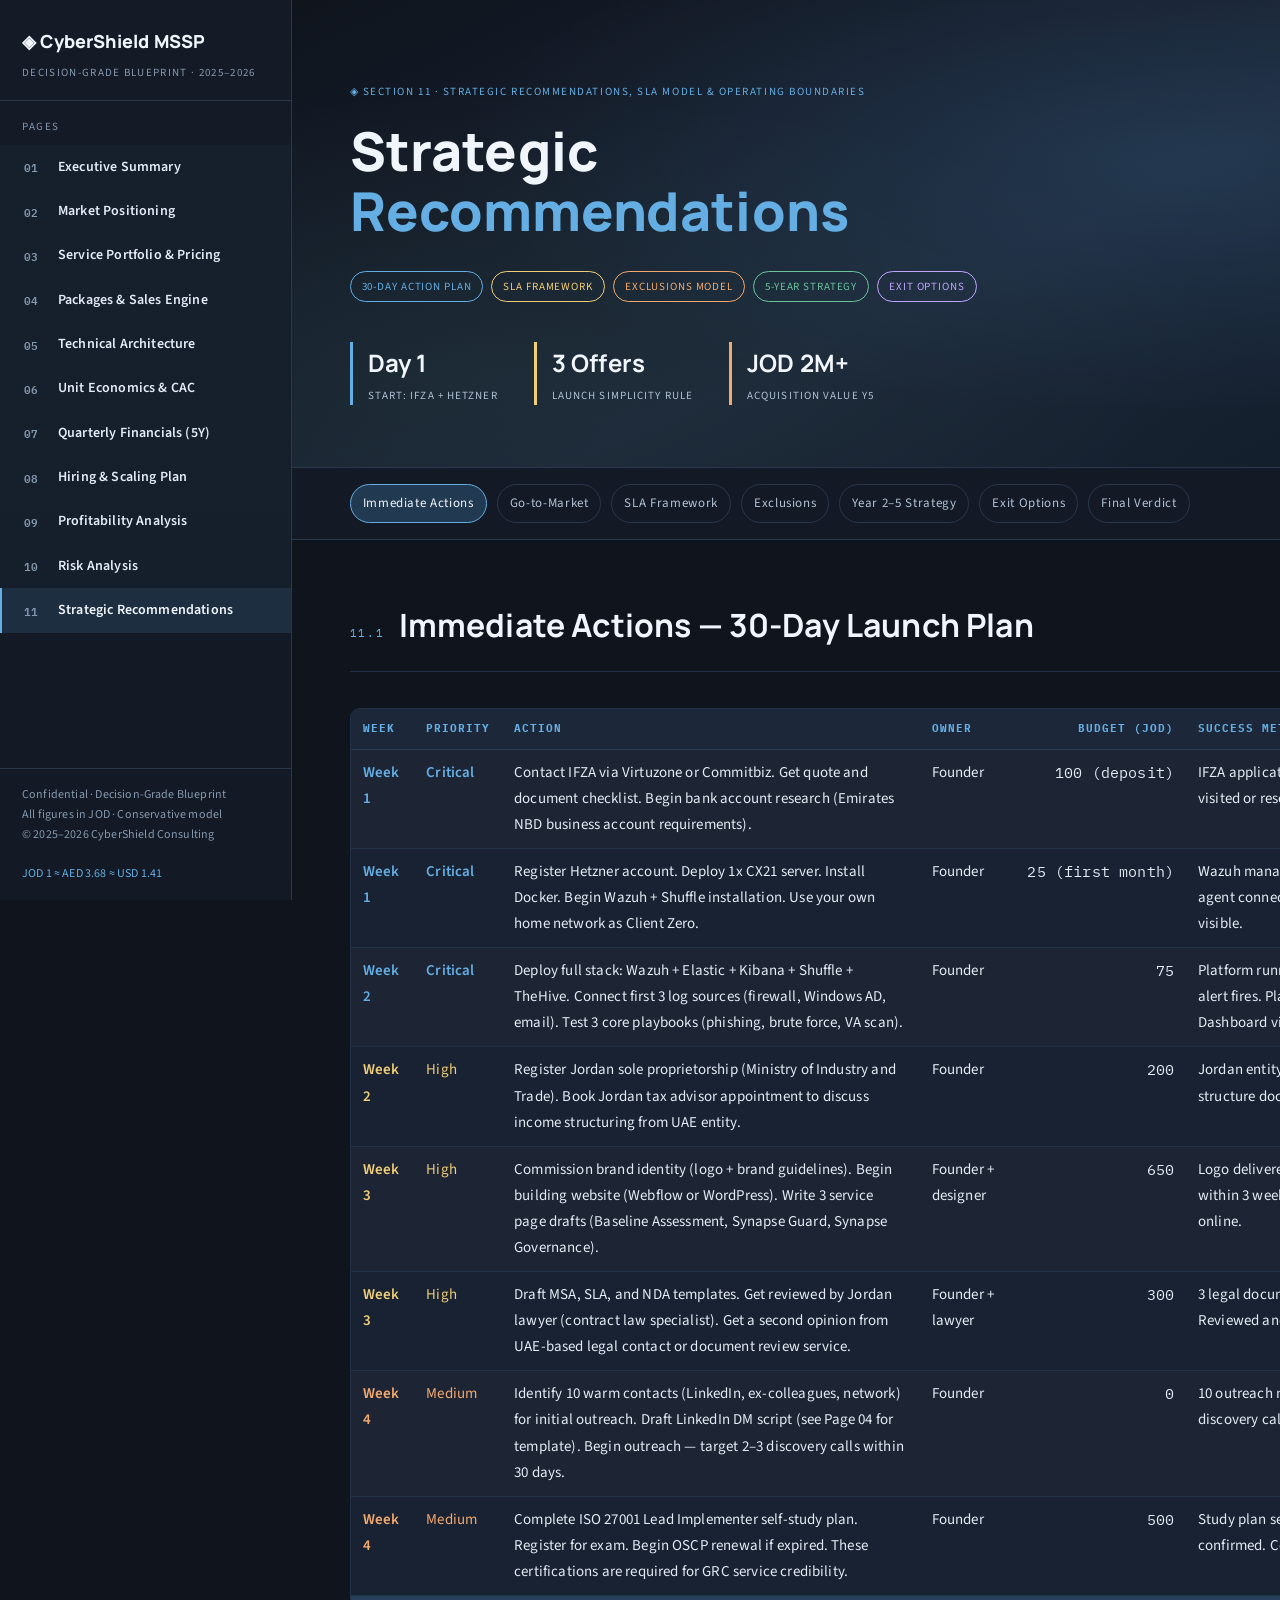
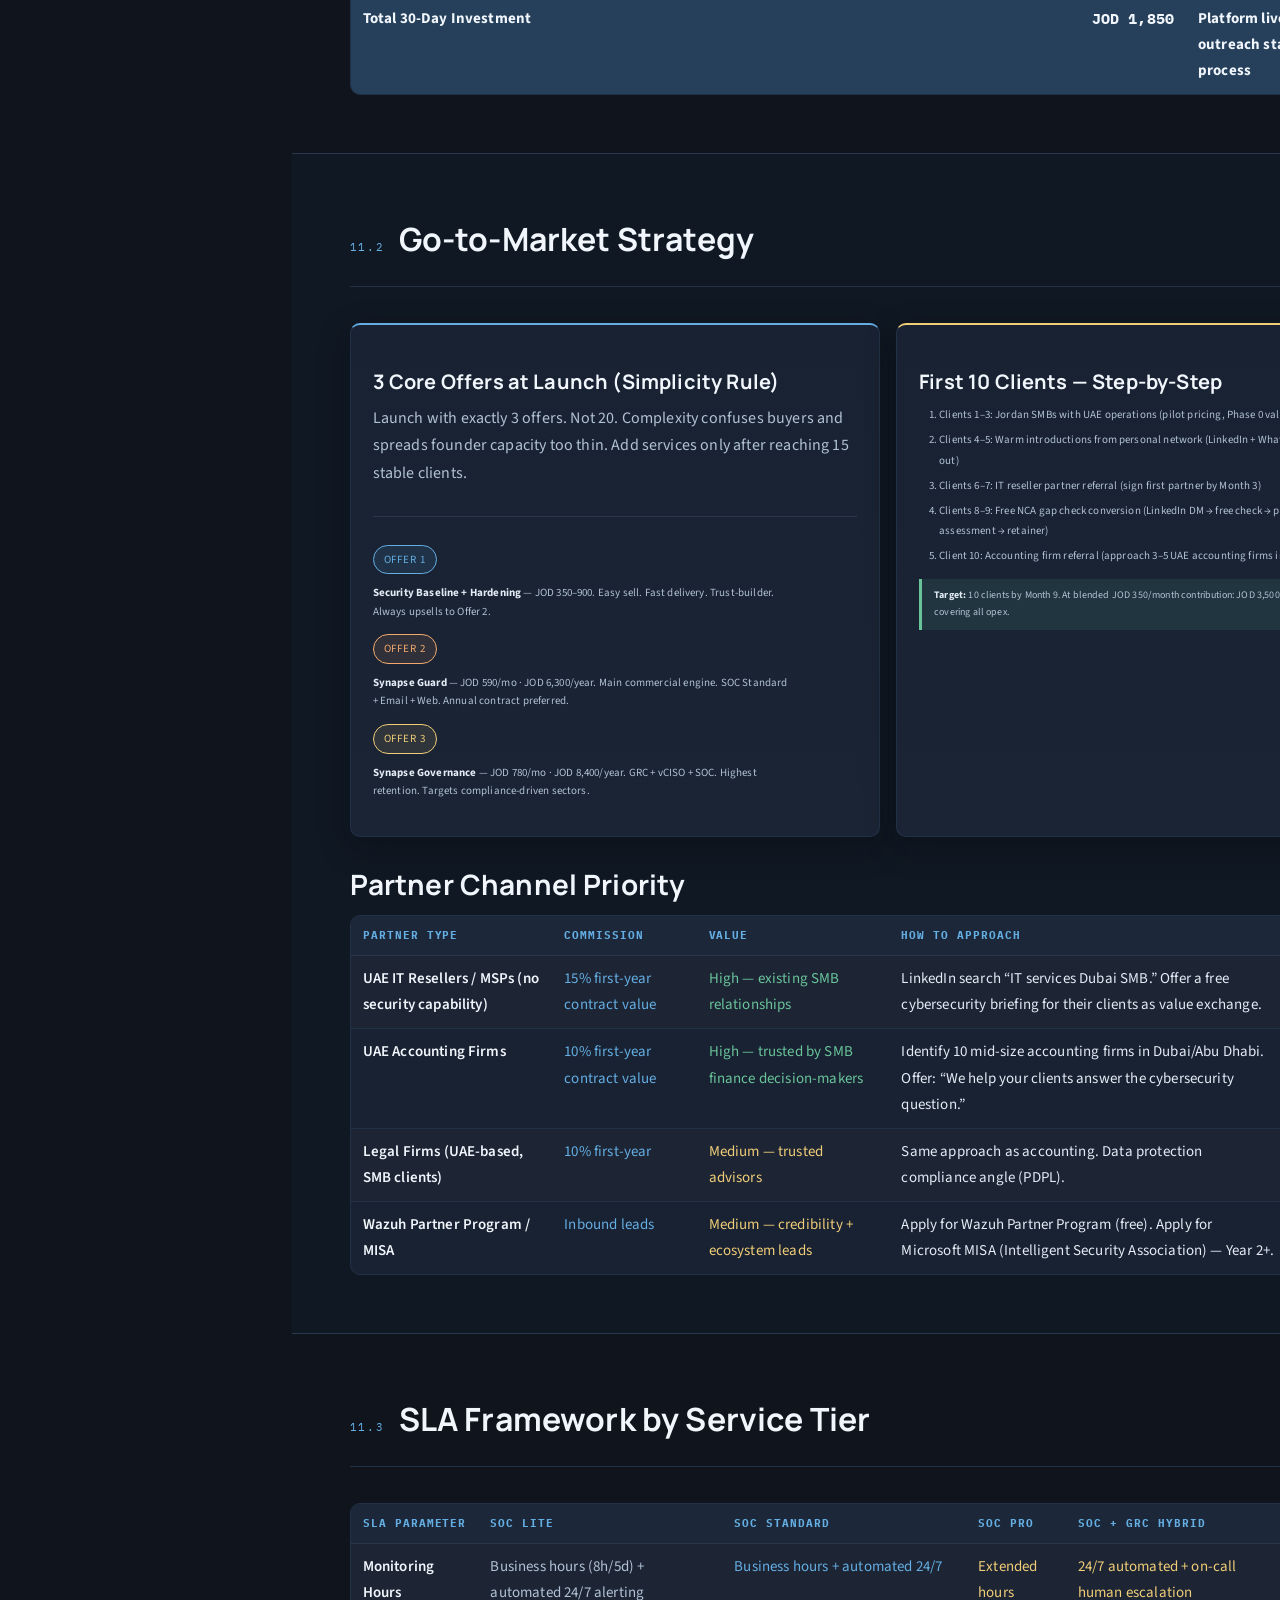
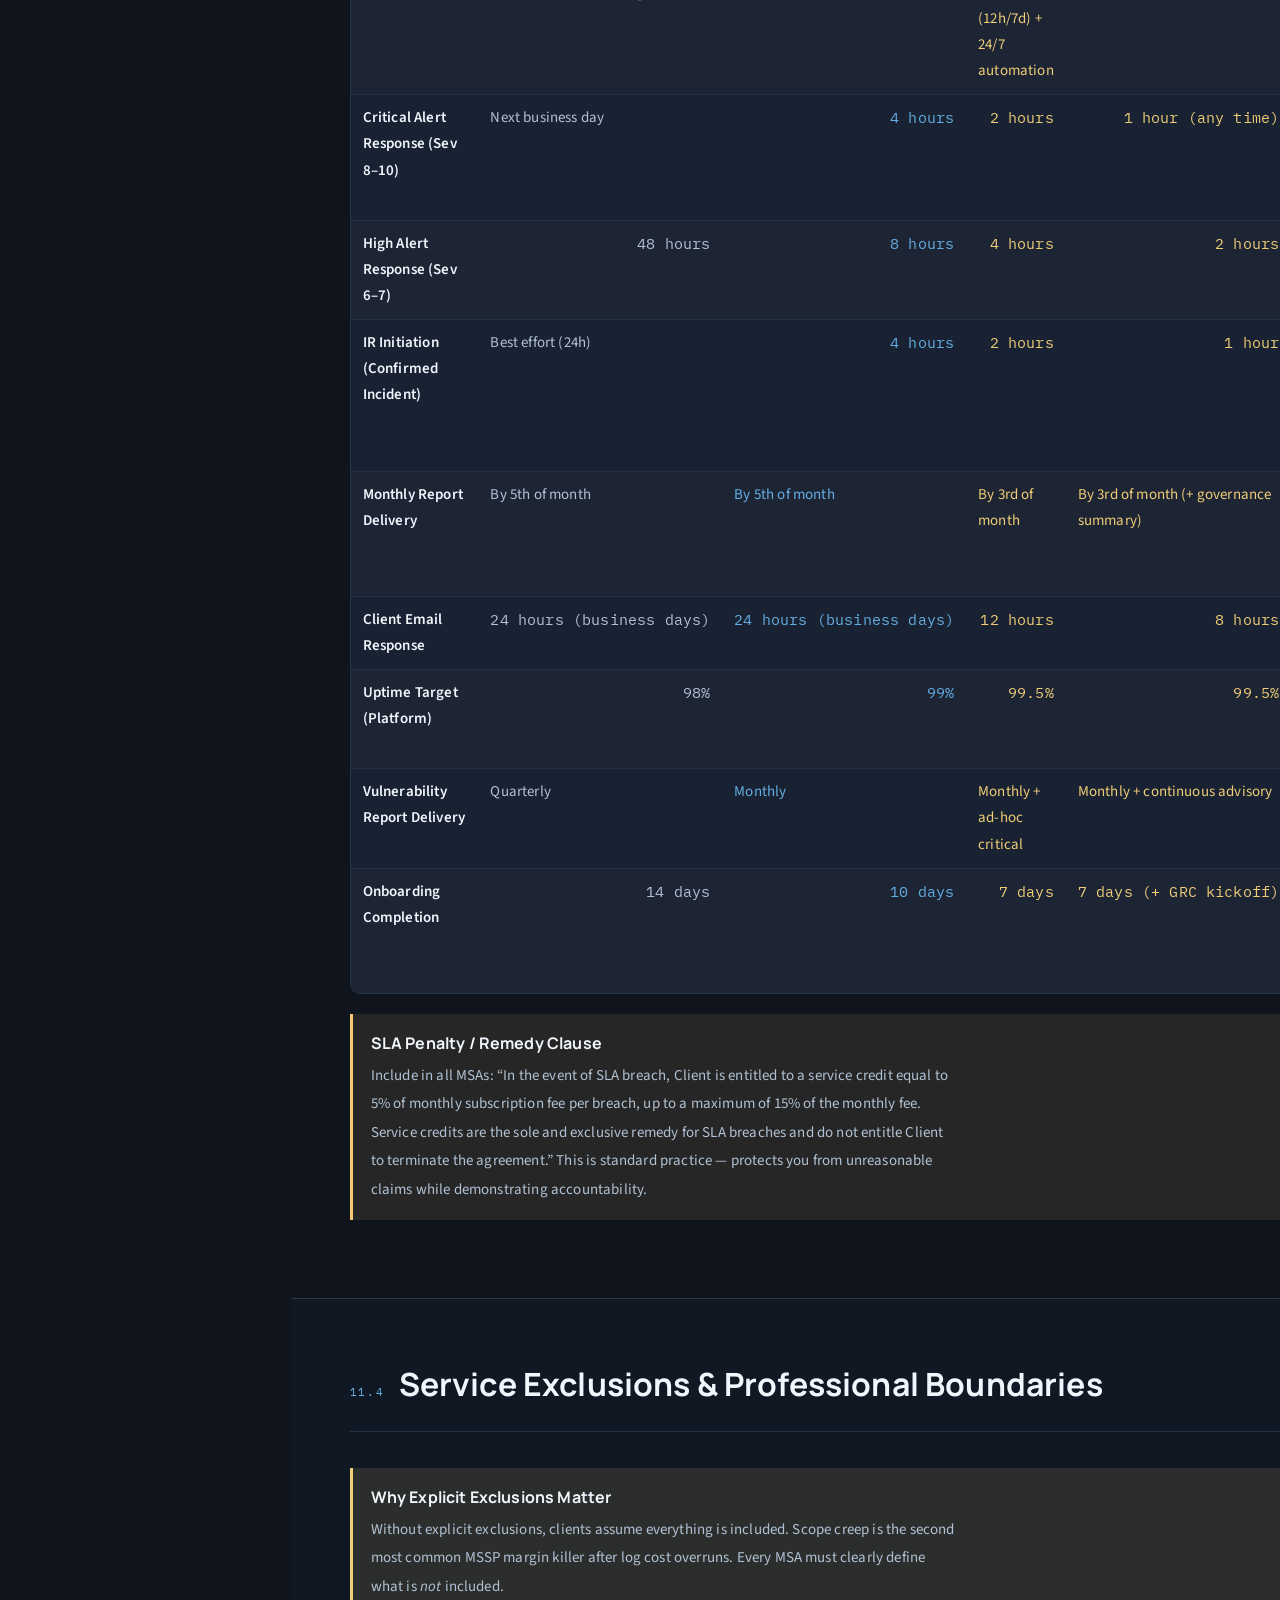
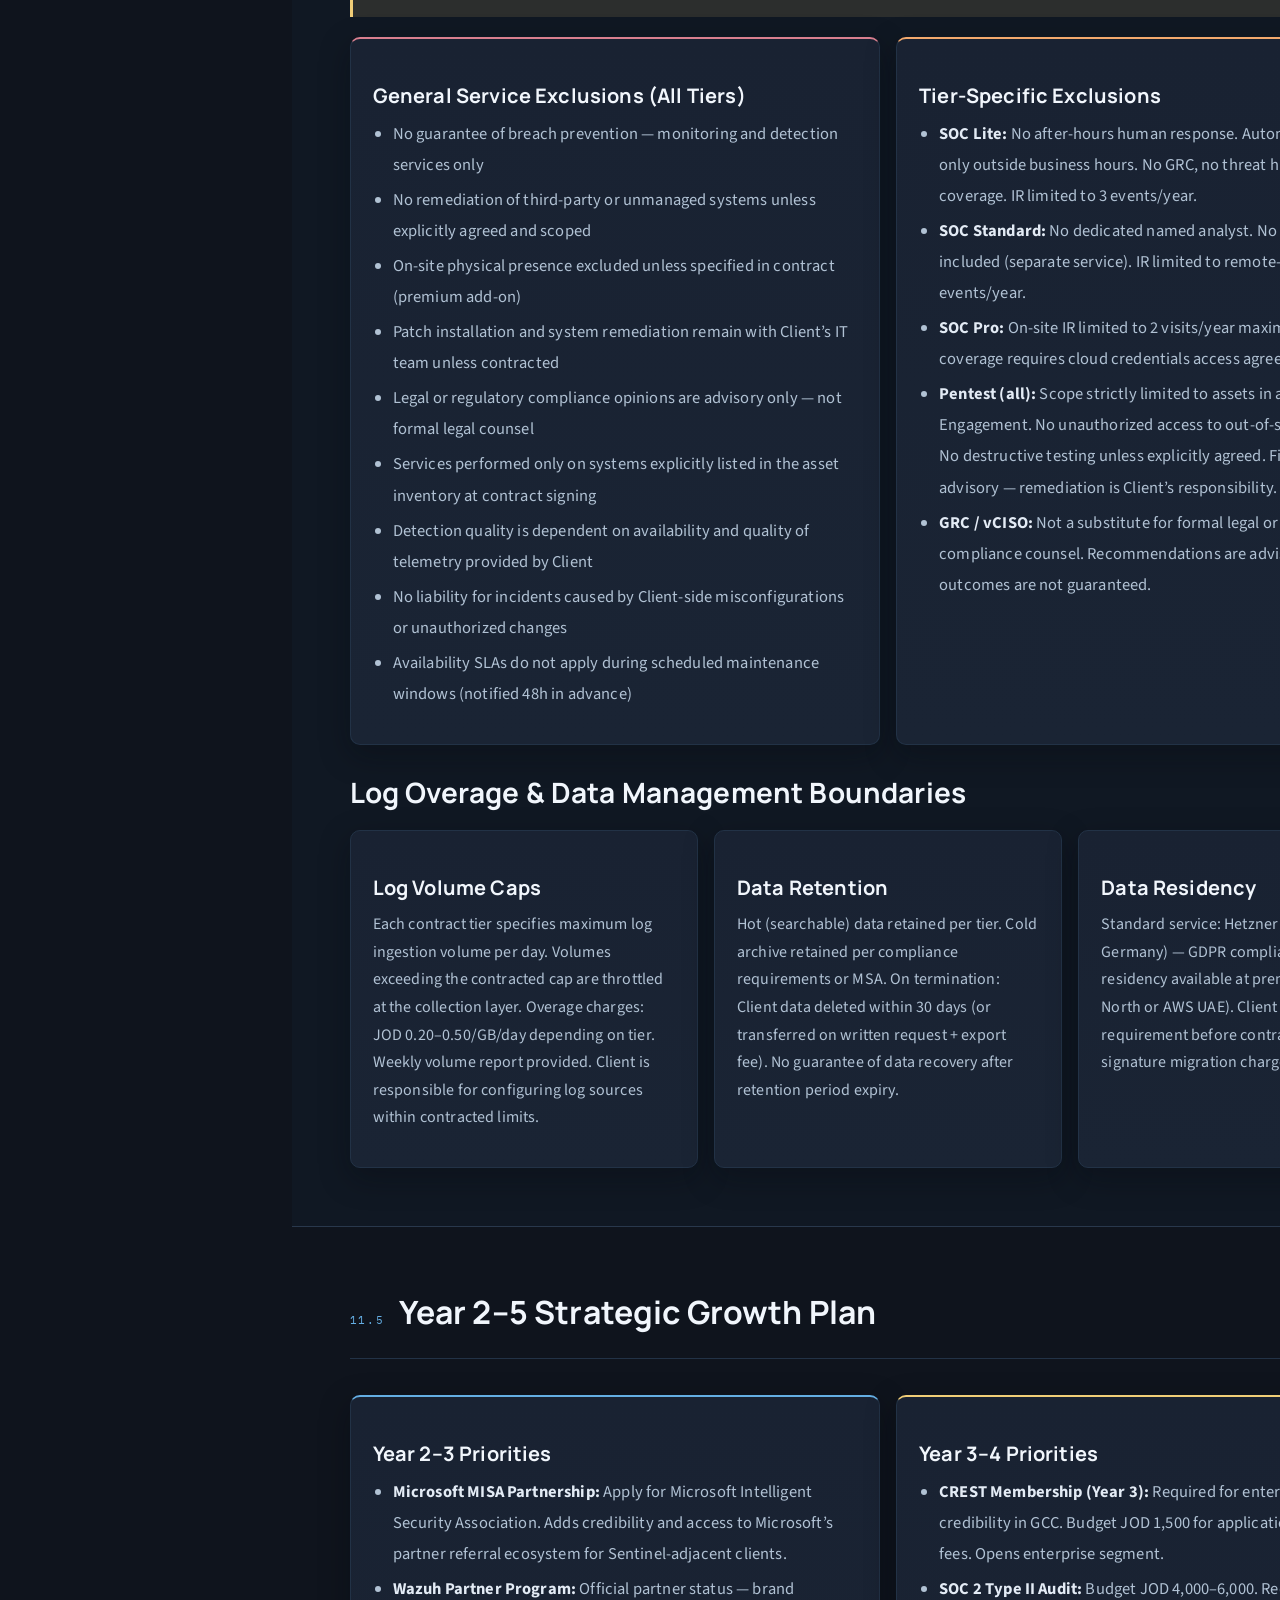
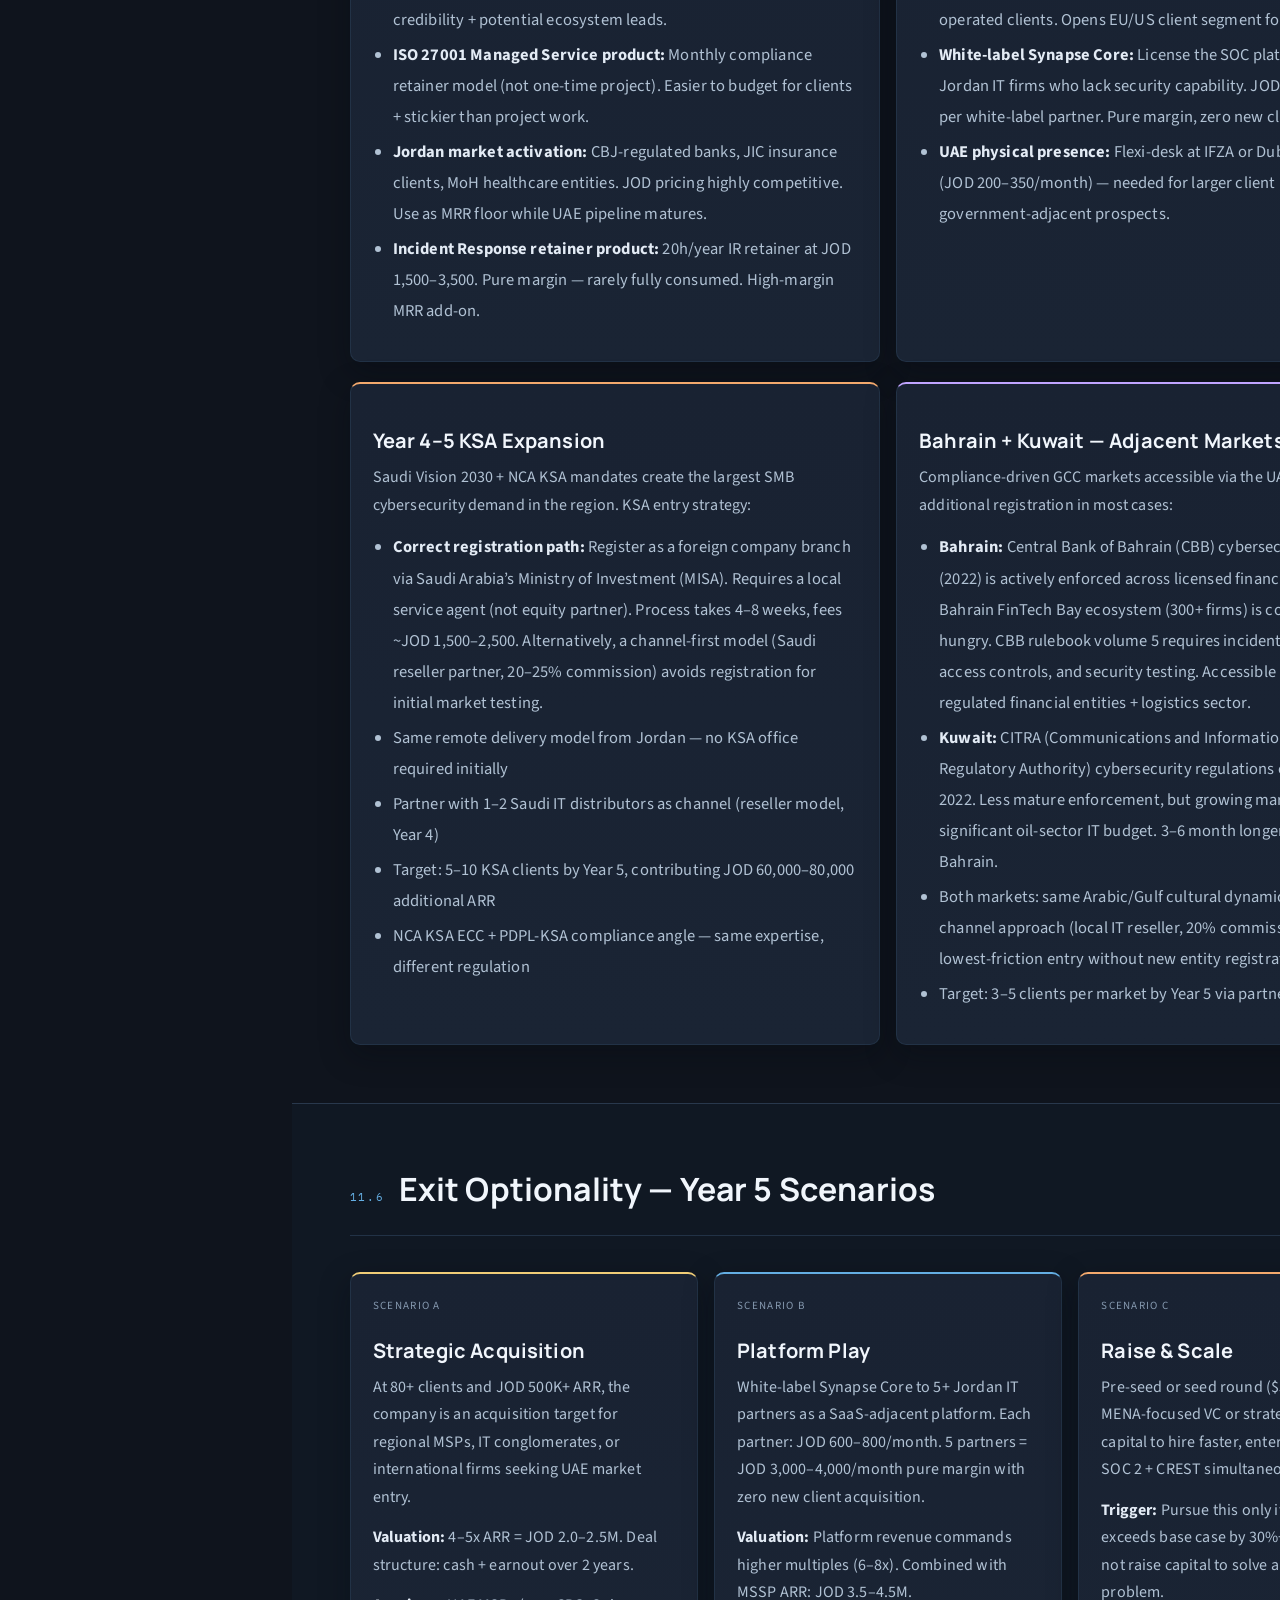
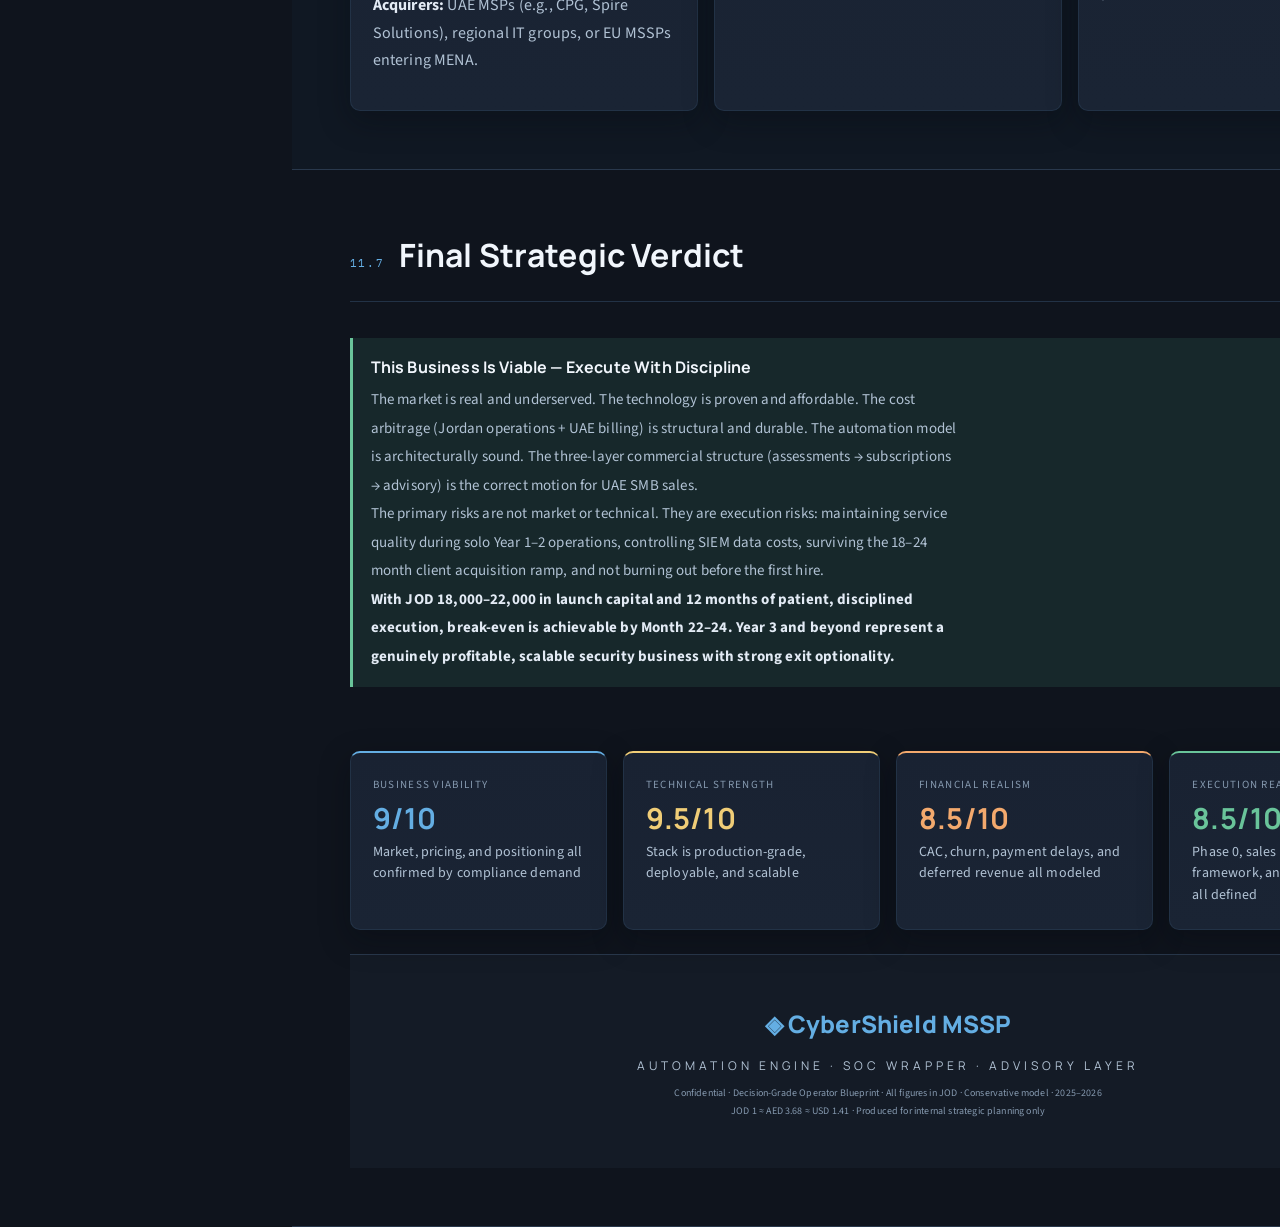
<file: cybershield_blueprint/strategy.html>
<!DOCTYPE html>
<html lang="en">
<head><meta charset="UTF-8"><meta name="viewport" content="width=device-width, initial-scale=1.0">
<title>11 · Strategic Recommendations — CyberShield MSSP Blueprint</title>
<link rel="stylesheet" href="style.css">
</head><body>
<nav id="sidebar"></nav>
<div id="main">

<div class="hero"><div class="hero-grid"></div>
<div class="hero-tag">◈ Section 11 · Strategic Recommendations, SLA Model &amp; Operating Boundaries</div>
<h1>Strategic<br><span>Recommendations</span></h1>
<div class="hero-badges">
<span class="badge ac">30-Day Action Plan</span><span class="badge go">SLA Framework</span>
<span class="badge or">Exclusions Model</span><span class="badge gr">5-Year Strategy</span>
<span class="badge pu">Exit Options</span>
</div>
<div class="hero-meta">
<div class="hero-stat"><div class="val">Day 1</div><div class="lbl">Start: IFZA + Hetzner</div></div>
<div class="hero-stat gold-s"><div class="val">3 Offers</div><div class="lbl">Launch Simplicity Rule</div></div>
<div class="hero-stat orange-s"><div class="val">JOD 2M+</div><div class="lbl">Acquisition Value Y5</div></div>
</div></div>

<div class="page-nav">
<a href="#immediate" class="active">Immediate Actions</a>
<a href="#gtm">Go-to-Market</a>
<a href="#sla">SLA Framework</a>
<a href="#exclusions">Exclusions</a>
<a href="#year25">Year 2–5 Strategy</a>
<a href="#exit">Exit Options</a>
<a href="#final">Final Verdict</a>
</div>

<section class="section" id="immediate">
<div class="section-header"><span class="section-num">11.1</span><h1 class="section-title">Immediate Actions — 30-Day Launch Plan</h1></div>
<div class="table-wrap">
<table>
<thead><tr><th>Week</th><th>Priority</th><th>Action</th><th>Owner</th><th class="num">Budget (JOD)</th><th>Success Metric</th></tr></thead>
<tbody>
<tr><td class="bold ac">Week 1</td><td class="ac bold">Critical</td><td>Contact IFZA via Virtuzone or Commitbiz. Get quote and document checklist. Begin bank account research (Emirates NBD business account requirements).</td><td>Founder</td><td class="num">100 (deposit)</td><td>IFZA application submitted. Bank visited or researched.</td></tr>
<tr><td class="bold ac">Week 1</td><td class="ac bold">Critical</td><td>Register Hetzner account. Deploy 1x CX21 server. Install Docker. Begin Wazuh + Shuffle installation. Use your own home network as Client Zero.</td><td>Founder</td><td class="num">25 (first month)</td><td>Wazuh manager running. First agent connected. First alert visible.</td></tr>
<tr><td class="bold ac">Week 2</td><td class="ac bold">Critical</td><td>Deploy full stack: Wazuh + Elastic + Kibana + Shuffle + TheHive. Connect first 3 log sources (firewall, Windows AD, email). Test 3 core playbooks (phishing, brute force, VA scan).</td><td>Founder</td><td class="num">75</td><td>Platform running. Automated alert fires. Playbook executes. Dashboard visible.</td></tr>
<tr><td class="bold go">Week 2</td><td class="go">High</td><td>Register Jordan sole proprietorship (Ministry of Industry and Trade). Book Jordan tax advisor appointment to discuss income structuring from UAE entity.</td><td>Founder</td><td class="num">200</td><td>Jordan entity registered. Tax structure documented.</td></tr>
<tr><td class="bold go">Week 3</td><td class="go">High</td><td>Commission brand identity (logo + brand guidelines). Begin building website (Webflow or WordPress). Write 3 service page drafts (Baseline Assessment, Synapse Guard, Synapse Governance).</td><td>Founder + designer</td><td class="num">650</td><td>Logo delivered. Website live within 3 weeks. Service pages online.</td></tr>
<tr><td class="bold go">Week 3</td><td class="go">High</td><td>Draft MSA, SLA, and NDA templates. Get reviewed by Jordan lawyer (contract law specialist). Get a second opinion from UAE-based legal contact or document review service.</td><td>Founder + lawyer</td><td class="num">300</td><td>3 legal documents ready to use. Reviewed and approved.</td></tr>
<tr><td class="bold or">Week 4</td><td class="or">Medium</td><td>Identify 10 warm contacts (LinkedIn, ex-colleagues, network) for initial outreach. Draft LinkedIn DM script (see Page 04 for template). Begin outreach — target 2–3 discovery calls within 30 days.</td><td>Founder</td><td class="num">0</td><td>10 outreach messages sent. 2+ discovery calls booked.</td></tr>
<tr><td class="bold or">Week 4</td><td class="or">Medium</td><td>Complete ISO 27001 Lead Implementer self-study plan. Register for exam. Begin OSCP renewal if expired. These certifications are required for GRC service credibility.</td><td>Founder</td><td class="num">500</td><td>Study plan set. Exam registration confirmed. Course enrolled.</td></tr>
<tr class="total"><td colspan="4" class="bold">Total 30-Day Investment</td><td class="num bold">JOD 1,850</td><td class="bold ac">Platform live + legal ready + outreach started + entity in process</td></tr>
</tbody></table>
</div>
</section>

<section class="section" id="gtm">
<div class="section-header"><span class="section-num">11.2</span><h1 class="section-title">Go-to-Market Strategy</h1></div>
<div class="card-grid cols-2 mt-20">
<div class="card ac-top">
<h3>3 Core Offers at Launch (Simplicity Rule)</h3>
<p>Launch with exactly 3 offers. Not 20. Complexity confuses buyers and spreads founder capacity too thin. Add services only after reaching 15 stable clients.</p>
<div class="divider"></div>
<div style="margin-top:10px;">
<div class="tag-row"><span class="tag ac">Offer 1</span></div>
<p style="font-size:11px;"><strong>Security Baseline + Hardening</strong> — JOD 350–900. Easy sell. Fast delivery. Trust-builder. Always upsells to Offer 2.</p>
</div>
<div style="margin-top:8px;">
<div class="tag-row"><span class="tag or">Offer 2</span></div>
<p style="font-size:11px;"><strong>Synapse Guard</strong> — JOD 590/mo · JOD 6,300/year. Main commercial engine. SOC Standard + Email + Web. Annual contract preferred.</p>
</div>
<div style="margin-top:8px;">
<div class="tag-row"><span class="tag go">Offer 3</span></div>
<p style="font-size:11px;"><strong>Synapse Governance</strong> — JOD 780/mo · JOD 8,400/year. GRC + vCISO + SOC. Highest retention. Targets compliance-driven sectors.</p>
</div>
</div>
<div class="card go-top">
<h3>First 10 Clients — Step-by-Step</h3>
<ol style="font-size:11px; line-height:1.9;">
<li>Clients 1–3: Jordan SMBs with UAE operations (pilot pricing, Phase 0 validation)</li>
<li>Clients 4–5: Warm introductions from personal network (LinkedIn + WhatsApp reach-out)</li>
<li>Clients 6–7: IT reseller partner referral (sign first partner by Month 3)</li>
<li>Clients 8–9: Free NCA gap check conversion (LinkedIn DM → free check → paid assessment → retainer)</li>
<li>Client 10: Accounting firm referral (approach 3–5 UAE accounting firms in Month 4–5)</li>
</ol>
<div class="callout success" style="margin-top:12px; padding:8px 12px;"><p style="margin:0; font-size:10px;"><strong>Target:</strong> 10 clients by Month 9. At blended JOD 350/month contribution: JOD 3,500/month MRR covering all opex.</p></div>
</div>
</div>

<h2 class="mt-30">Partner Channel Priority</h2>
<div class="table-wrap">
<table>
<thead><tr><th>Partner Type</th><th>Commission</th><th>Value</th><th>How to Approach</th><th>Target: Y1</th></tr></thead>
<tbody>
<tr><td class="bold">UAE IT Resellers / MSPs (no security capability)</td><td class="ac">15% first-year contract value</td><td class="gr">High — existing SMB relationships</td><td>LinkedIn search &ldquo;IT services Dubai SMB.&rdquo; Offer a free cybersecurity briefing for their clients as value exchange.</td><td>2–3 partners signed</td></tr>
<tr><td class="bold">UAE Accounting Firms</td><td class="ac">10% first-year contract value</td><td class="gr">High — trusted by SMB finance decision-makers</td><td>Identify 10 mid-size accounting firms in Dubai/Abu Dhabi. Offer: &ldquo;We help your clients answer the cybersecurity question.&rdquo;</td><td class="num">3–5 partners</td></tr>
<tr><td class="bold">Legal Firms (UAE-based, SMB clients)</td><td class="ac">10% first-year</td><td class="go">Medium — trusted advisors</td><td>Same approach as accounting. Data protection compliance angle (PDPL).</td><td class="num">1–2 partners</td></tr>
<tr><td class="bold">Wazuh Partner Program / MISA</td><td class="ac">Inbound leads</td><td class="go">Medium — credibility + ecosystem leads</td><td>Apply for Wazuh Partner Program (free). Apply for Microsoft MISA (Intelligent Security Association) — Year 2+.</td><td>Apply by Month 6</td></tr>
</tbody></table>
</div>
</section>

<section class="section" id="sla">
<div class="section-header"><span class="section-num">11.3</span><h1 class="section-title">SLA Framework by Service Tier</h1></div>
<div class="table-wrap">
<table>
<thead><tr><th>SLA Parameter</th><th>SOC Lite</th><th>SOC Standard</th><th>SOC Pro</th><th>SOC + GRC Hybrid</th><th>Definition</th></tr></thead>
<tbody>
<tr><td class="bold">Monitoring Hours</td><td class="mu">Business hours (8h/5d) + automated 24/7 alerting</td><td class="ac">Business hours + automated 24/7</td><td class="go">Extended hours (12h/7d) + 24/7 automation</td><td class="go">24/7 automated + on-call human escalation</td><td>Hours when human analyst is actively monitoring</td></tr>
<tr><td class="bold">Critical Alert Response (Sev 8–10)</td><td class="mu">Next business day</td><td class="ac num">4 hours</td><td class="go num">2 hours</td><td class="go num">1 hour (any time)</td><td>Time from alert generation to analyst acknowledgment</td></tr>
<tr><td class="bold">High Alert Response (Sev 6–7)</td><td class="mu num">48 hours</td><td class="ac num">8 hours</td><td class="go num">4 hours</td><td class="go num">2 hours</td><td>Same definition</td></tr>
<tr><td class="bold">IR Initiation (Confirmed Incident)</td><td class="mu">Best effort (24h)</td><td class="ac num">4 hours</td><td class="go num">2 hours</td><td class="go num">1 hour</td><td>Time from incident confirmation to remediation activity begun</td></tr>
<tr><td class="bold">Monthly Report Delivery</td><td class="mu">By 5th of month</td><td class="ac">By 5th of month</td><td class="go">By 3rd of month</td><td class="go">By 3rd of month (+ governance summary)</td><td>Calendar commitment, not SLA — best effort</td></tr>
<tr><td class="bold">Client Email Response</td><td class="mu num">24 hours (business days)</td><td class="ac num">24 hours (business days)</td><td class="go num">12 hours</td><td class="go num">8 hours</td><td>Non-urgent queries</td></tr>
<tr><td class="bold">Uptime Target (Platform)</td><td class="mu num">98%</td><td class="ac num">99%</td><td class="go num">99.5%</td><td class="go num">99.5%</td><td>Availability of monitoring and alerting pipeline</td></tr>
<tr><td class="bold">Vulnerability Report Delivery</td><td class="mu">Quarterly</td><td class="ac">Monthly</td><td class="go">Monthly + ad-hoc critical</td><td class="go">Monthly + continuous advisory</td><td>Automated scan + human commentary</td></tr>
<tr><td class="bold">Onboarding Completion</td><td class="mu num">14 days</td><td class="ac num">10 days</td><td class="go num">7 days</td><td class="go num">7 days (+ GRC kickoff)</td><td>From contract signing to first live monitoring dashboard</td></tr>
</tbody></table>
</div>
<div class="callout warn mt-20">
<div class="callout-title">SLA Penalty / Remedy Clause</div>
<p>Include in all MSAs: &ldquo;In the event of SLA breach, Client is entitled to a service credit equal to 5% of monthly subscription fee per breach, up to a maximum of 15% of the monthly fee. Service credits are the sole and exclusive remedy for SLA breaches and do not entitle Client to terminate the agreement.&rdquo; This is standard practice — protects you from unreasonable claims while demonstrating accountability.</p>
</div>
</section>

<section class="section" id="exclusions">
<div class="section-header"><span class="section-num">11.4</span><h1 class="section-title">Service Exclusions &amp; Professional Boundaries</h1></div>
<div class="callout gold">
<div class="callout-title">Why Explicit Exclusions Matter</div>
<p>Without explicit exclusions, clients assume everything is included. Scope creep is the second most common MSSP margin killer after log cost overruns. Every MSA must clearly define what is <em>not</em> included.</p>
</div>
<div class="card-grid cols-2 mt-20">
<div class="card da-top">
<h3>General Service Exclusions (All Tiers)</h3>
<ul>
<li>No guarantee of breach prevention — monitoring and detection services only</li>
<li>No remediation of third-party or unmanaged systems unless explicitly agreed and scoped</li>
<li>On-site physical presence excluded unless specified in contract (premium add-on)</li>
<li>Patch installation and system remediation remain with Client&rsquo;s IT team unless contracted</li>
<li>Legal or regulatory compliance opinions are advisory only — not formal legal counsel</li>
<li>Services performed only on systems explicitly listed in the asset inventory at contract signing</li>
<li>Detection quality is dependent on availability and quality of telemetry provided by Client</li>
<li>No liability for incidents caused by Client-side misconfigurations or unauthorized changes</li>
<li>Availability SLAs do not apply during scheduled maintenance windows (notified 48h in advance)</li>
</ul>
</div>
<div class="card or-top">
<h3>Tier-Specific Exclusions</h3>
<ul>
<li><strong>SOC Lite:</strong> No after-hours human response. Automated alerting only outside business hours. No GRC, no threat hunting, no cloud coverage. IR limited to 3 events/year.</li>
<li><strong>SOC Standard:</strong> No dedicated named analyst. No on-site. GRC not included (separate service). IR limited to remote-only, 10 events/year.</li>
<li><strong>SOC Pro:</strong> On-site IR limited to 2 visits/year maximum. Cloud coverage requires cloud credentials access agreement.</li>
<li><strong>Pentest (all):</strong> Scope strictly limited to assets in agreed Rules of Engagement. No unauthorized access to out-of-scope systems. No destructive testing unless explicitly agreed. Findings are advisory — remediation is Client&rsquo;s responsibility.</li>
<li><strong>GRC / vCISO:</strong> Not a substitute for formal legal or regulatory compliance counsel. Recommendations are advisory. Audit outcomes are not guaranteed.</li>
</ul>
</div>
</div>
<h2 class="mt-30">Log Overage &amp; Data Management Boundaries</h2>
<div class="card-grid cols-3 mt-20">
<div class="card">
<h3>Log Volume Caps</h3>
<p>Each contract tier specifies maximum log ingestion volume per day. Volumes exceeding the contracted cap are throttled at the collection layer. Overage charges: JOD 0.20–0.50/GB/day depending on tier. Weekly volume report provided. Client is responsible for configuring log sources within contracted limits.</p>
</div>
<div class="card">
<h3>Data Retention</h3>
<p>Hot (searchable) data retained per tier. Cold archive retained per compliance requirements or MSA. On termination: Client data deleted within 30 days (or transferred on written request + export fee). No guarantee of data recovery after retention period expiry.</p>
</div>
<div class="card">
<h3>Data Residency</h3>
<p>Standard service: Hetzner EU (Falkenstein, Germany) — GDPR compliant. UAE data residency available at premium (Azure UAE North or AWS UAE). Client must specify requirement before contract signing. Post-signature migration charged separately.</p>
</div>
</div>
</section>

<section class="section" id="year25">
<div class="section-header"><span class="section-num">11.5</span><h1 class="section-title">Year 2–5 Strategic Growth Plan</h1></div>
<div class="card-grid cols-2 mt-20">
<div class="card ac-top">
<h3>Year 2–3 Priorities</h3>
<ul>
<li><strong>Microsoft MISA Partnership:</strong> Apply for Microsoft Intelligent Security Association. Adds credibility and access to Microsoft&rsquo;s partner referral ecosystem for Sentinel-adjacent clients.</li>
<li><strong>Wazuh Partner Program:</strong> Official partner status — brand credibility + potential ecosystem leads.</li>
<li><strong>ISO 27001 Managed Service product:</strong> Monthly compliance retainer model (not one-time project). Easier to budget for clients + stickier than project work.</li>
<li><strong>Jordan market activation:</strong> CBJ-regulated banks, JIC insurance clients, MoH healthcare entities. JOD pricing highly competitive. Use as MRR floor while UAE pipeline matures.</li>
<li><strong>Incident Response retainer product:</strong> 20h/year IR retainer at JOD 1,500–3,500. Pure margin — rarely fully consumed. High-margin MRR add-on.</li>
</ul>
</div>
<div class="card go-top">
<h3>Year 3–4 Priorities</h3>
<ul>
<li><strong>CREST Membership (Year 3):</strong> Required for enterprise pentest credibility in GCC. Budget JOD 1,500 for application and annual fees. Opens enterprise segment.</li>
<li><strong>SOC 2 Type II Audit:</strong> Budget JOD 4,000–6,000. Required for US-operated clients. Opens EU/US client segment for remote delivery.</li>
<li><strong>White-label Synapse Core:</strong> License the SOC platform to 2–3 Jordan IT firms who lack security capability. JOD 500–800/month per white-label partner. Pure margin, zero new client acquisition.</li>
<li><strong>UAE physical presence:</strong> Flexi-desk at IFZA or Dubai co-working (JOD 200–350/month) — needed for larger client meetings and government-adjacent prospects.</li>
</ul>
</div>
</div>
<div class="card-grid cols-2 mt-20">
<div class="card or-top">
<h3>Year 4–5 KSA Expansion</h3>
<p>Saudi Vision 2030 + NCA KSA mandates create the largest SMB cybersecurity demand in the region. KSA entry strategy:</p>
<ul>
<li><strong>Correct registration path:</strong> Register as a foreign company branch via Saudi Arabia&rsquo;s Ministry of Investment (MISA). Requires a local service agent (not equity partner). Process takes 4–8 weeks, fees ~JOD 1,500–2,500. Alternatively, a channel-first model (Saudi reseller partner, 20–25% commission) avoids registration for initial market testing.</li>
<li>Same remote delivery model from Jordan — no KSA office required initially</li>
<li>Partner with 1–2 Saudi IT distributors as channel (reseller model, Year 4)</li>
<li>Target: 5–10 KSA clients by Year 5, contributing JOD 60,000–80,000 additional ARR</li>
<li>NCA KSA ECC + PDPL-KSA compliance angle — same expertise, different regulation</li>
</ul>
</div>
<div class="card pu-top">
<h3>Bahrain + Kuwait — Adjacent Markets</h3>
<p>Compliance-driven GCC markets accessible via the UAE entity without additional registration in most cases:</p>
<ul>
<li><strong>Bahrain:</strong> Central Bank of Bahrain (CBB) cybersecurity framework (2022) is actively enforced across licensed financial entities. Bahrain FinTech Bay ecosystem (300+ firms) is compliance-hungry. CBB rulebook volume 5 requires incident management, access controls, and security testing. Accessible market: 200+ regulated financial entities + logistics sector.</li>
<li><strong>Kuwait:</strong> CITRA (Communications and Information Technology Regulatory Authority) cybersecurity regulations expanding post-2022. Less mature enforcement, but growing market with significant oil-sector IT budget. 3–6 month longer sales cycle vs Bahrain.</li>
<li>Both markets: same Arabic/Gulf cultural dynamics as UAE. Partner channel approach (local IT reseller, 20% commission) is the lowest-friction entry without new entity registration.</li>
<li>Target: 3–5 clients per market by Year 5 via partner channel</li>
</ul>
</div>
</div>
</section>

<section class="section" id="exit">
<div class="section-header"><span class="section-num">11.6</span><h1 class="section-title">Exit Optionality — Year 5 Scenarios</h1></div>
<div class="card-grid cols-3 mt-20">
<div class="card go-top">
<div class="card-label">Scenario A</div>
<h3>Strategic Acquisition</h3>
<p>At 80+ clients and JOD 500K+ ARR, the company is an acquisition target for regional MSPs, IT conglomerates, or international firms seeking UAE market entry.</p>
<p><strong>Valuation:</strong> 4–5x ARR = JOD 2.0–2.5M. Deal structure: cash + earnout over 2 years.</p>
<p><strong>Acquirers:</strong> UAE MSPs (e.g., CPG, Spire Solutions), regional IT groups, or EU MSSPs entering MENA.</p>
</div>
<div class="card ac-top">
<div class="card-label">Scenario B</div>
<h3>Platform Play</h3>
<p>White-label Synapse Core to 5+ Jordan IT partners as a SaaS-adjacent platform. Each partner: JOD 600–800/month. 5 partners = JOD 3,000–4,000/month pure margin with zero new client acquisition.</p>
<p><strong>Valuation:</strong> Platform revenue commands higher multiples (6–8x). Combined with MSSP ARR: JOD 3.5–4.5M.</p>
</div>
<div class="card or-top">
<div class="card-label">Scenario C</div>
<h3>Raise &amp; Scale</h3>
<p>Pre-seed or seed round ($500K–1M) from a MENA-focused VC or strategic investor. Use capital to hire faster, enter KSA, and pursue SOC 2 + CREST simultaneously.</p>
<p><strong>Trigger:</strong> Pursue this only if organic growth exceeds base case by 30%+ in Year 2–3. Do not raise capital to solve an execution problem.</p>
</div>
</div>
</section>

<section class="section" id="final">
<div class="section-header"><span class="section-num">11.7</span><h1 class="section-title">Final Strategic Verdict</h1></div>

<div class="callout success">
<div class="callout-title">This Business Is Viable — Execute With Discipline</div>
<p>The market is real and underserved. The technology is proven and affordable. The cost arbitrage (Jordan operations + UAE billing) is structural and durable. The automation model is architecturally sound. The three-layer commercial structure (assessments → subscriptions → advisory) is the correct motion for UAE SMB sales.</p>
<p>The primary risks are not market or technical. They are execution risks: maintaining service quality during solo Year 1–2 operations, controlling SIEM data costs, surviving the 18–24 month client acquisition ramp, and not burning out before the first hire.</p>
<p><strong>With JOD 18,000–22,000 in launch capital and 12 months of patient, disciplined execution, break-even is achievable by Month 22–24. Year 3 and beyond represent a genuinely profitable, scalable security business with strong exit optionality.</strong></p>
</div>

<div class="spacer"></div>
<div class="card-grid cols-4 mt-20">
<div class="card ac-top"><div class="card-label">Business Viability</div><div class="card-value" style="color:var(--accent);">9/10</div><div class="card-sub">Market, pricing, and positioning all confirmed by compliance demand</div></div>
<div class="card go-top"><div class="card-label">Technical Strength</div><div class="card-value" style="color:var(--gold);">9.5/10</div><div class="card-sub">Stack is production-grade, deployable, and scalable</div></div>
<div class="card or-top"><div class="card-label">Financial Realism</div><div class="card-value" style="color:var(--accent2);">8.5/10</div><div class="card-sub">CAC, churn, payment delays, and deferred revenue all modeled</div></div>
<div class="card gr-top"><div class="card-label">Execution Readiness</div><div class="card-value" style="color:var(--success);">8.5/10</div><div class="card-sub">Phase 0, sales engine, SLA framework, and exclusions model all defined</div></div>
</div>

<div class="spacer"></div>
<div style="text-align:center; padding:48px 40px; border-top: 1px solid var(--border); background: var(--surface);">
<div style="font-family:'Manrope',sans-serif; font-size:24px; font-weight:800; color:var(--accent); margin-bottom:12px;">◈ CyberShield MSSP</div>
<div style="font-family:'Manrope',sans-serif; font-size:12px; letter-spacing:4px; text-transform:uppercase; color:var(--text-muted); margin-bottom:8px;">Automation Engine · SOC Wrapper · Advisory Layer</div>
<div style="font-size:10px; color:var(--text-dim); margin-top:8px;">Confidential · Decision-Grade Operator Blueprint · All figures in JOD · Conservative model · 2025–2026<br>JOD 1 ≈ AED 3.68 ≈ USD 1.41 · Produced for internal strategic planning only</div>
</div>
</section>

</div>
<script src="nav.js"></script>
<script>buildSidebar('strategy.html');</script>
</body></html>
</file>
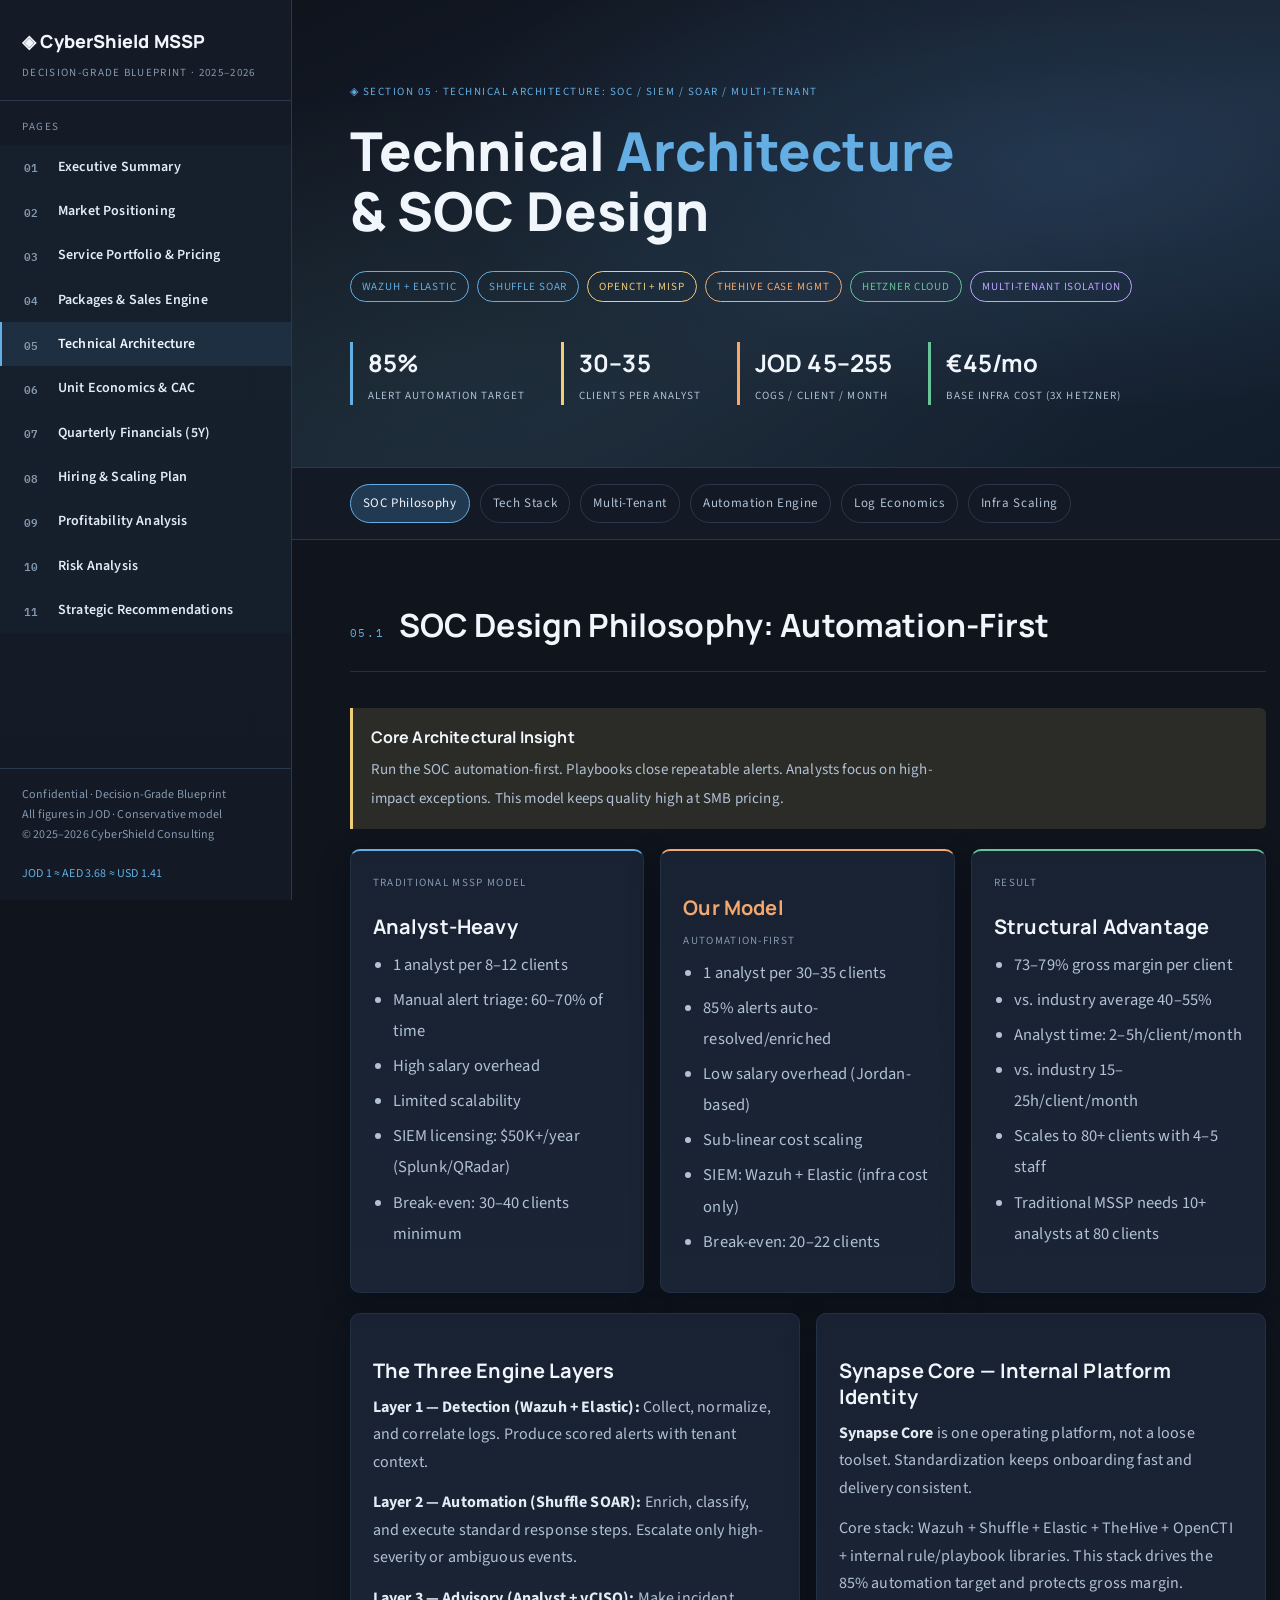
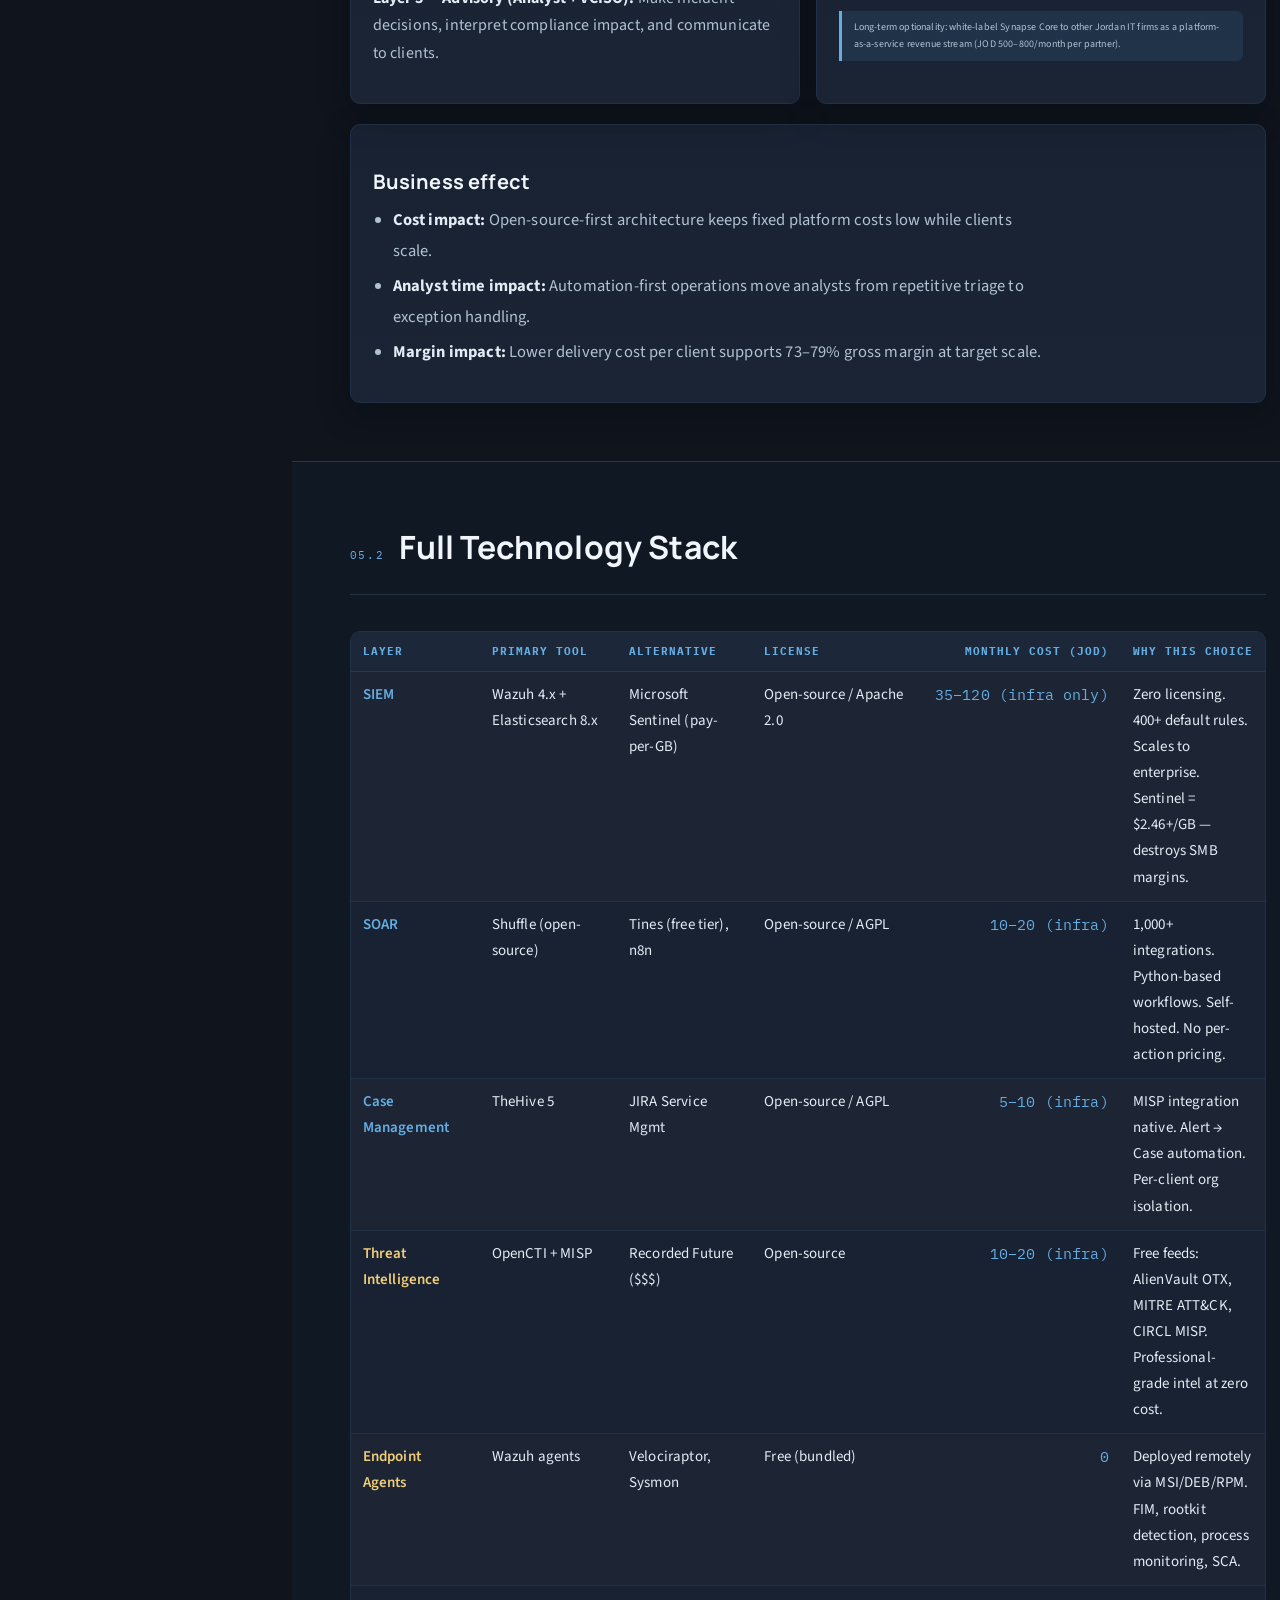
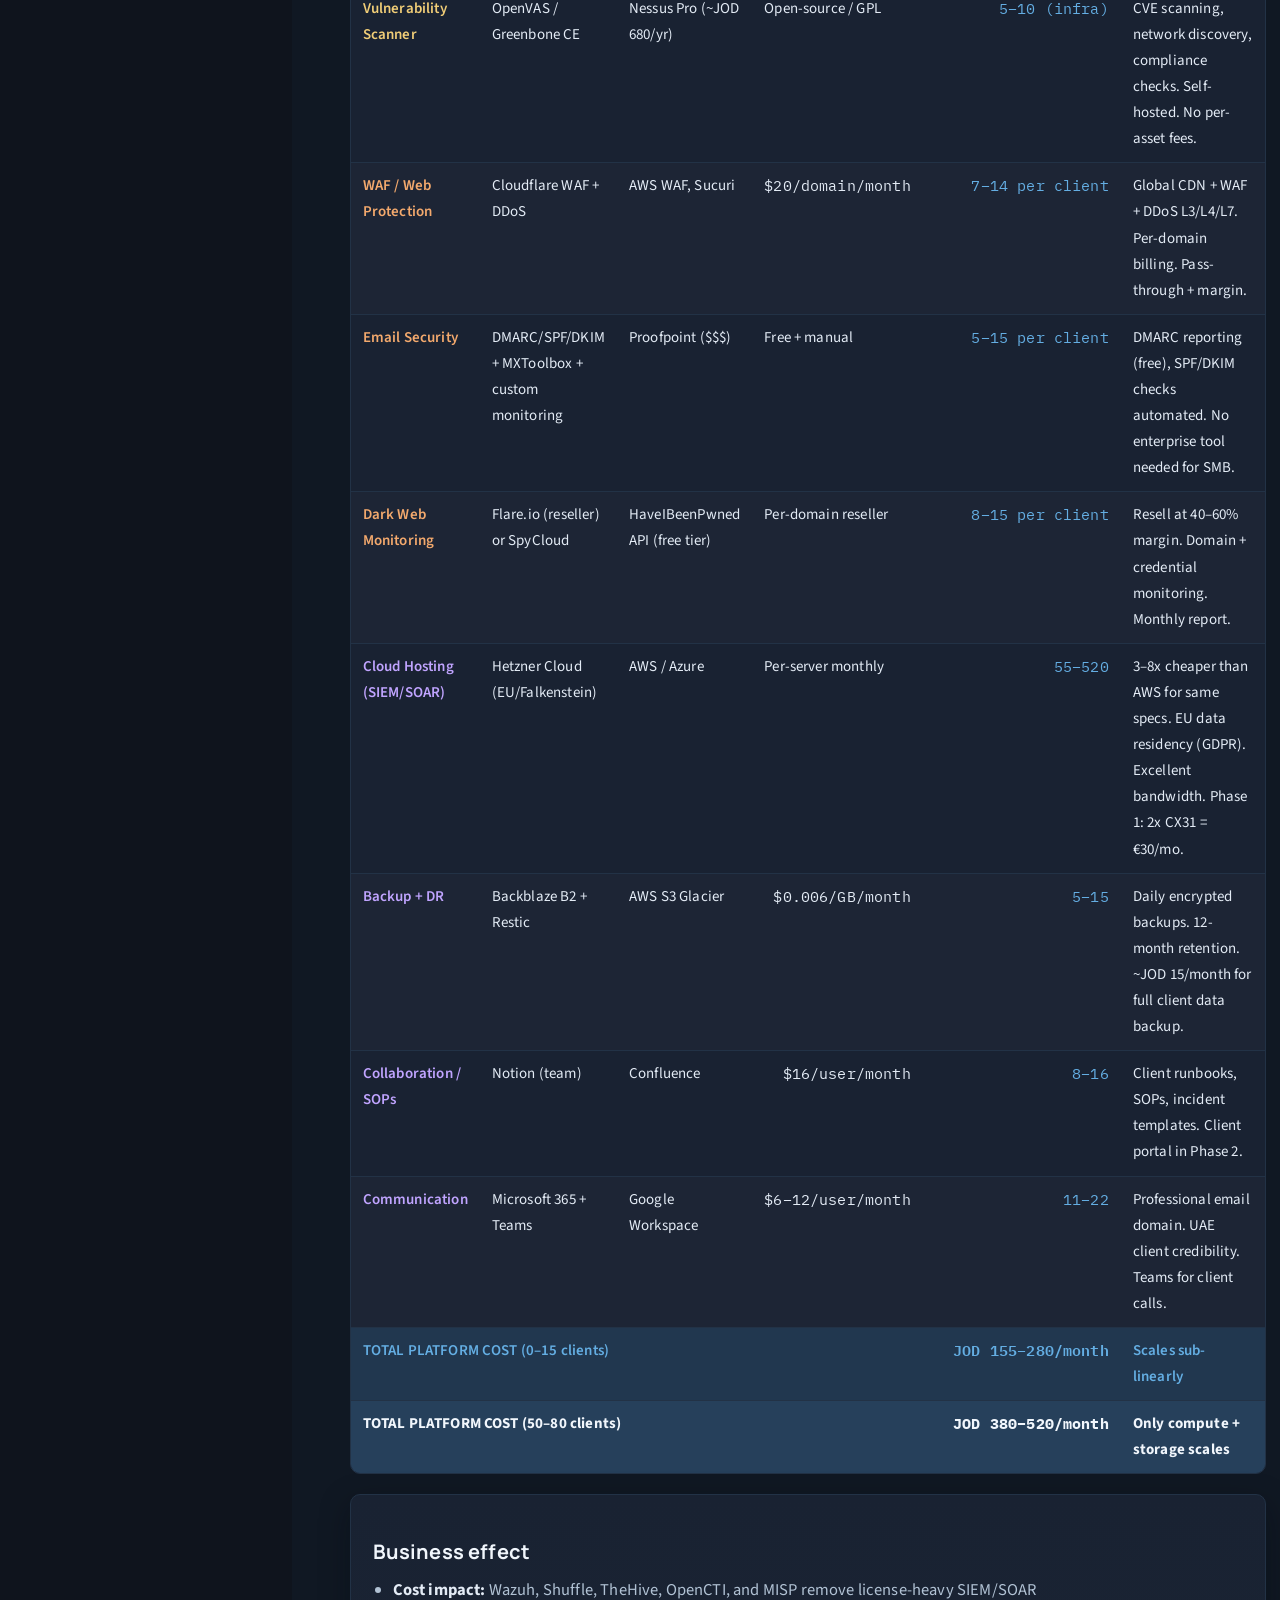
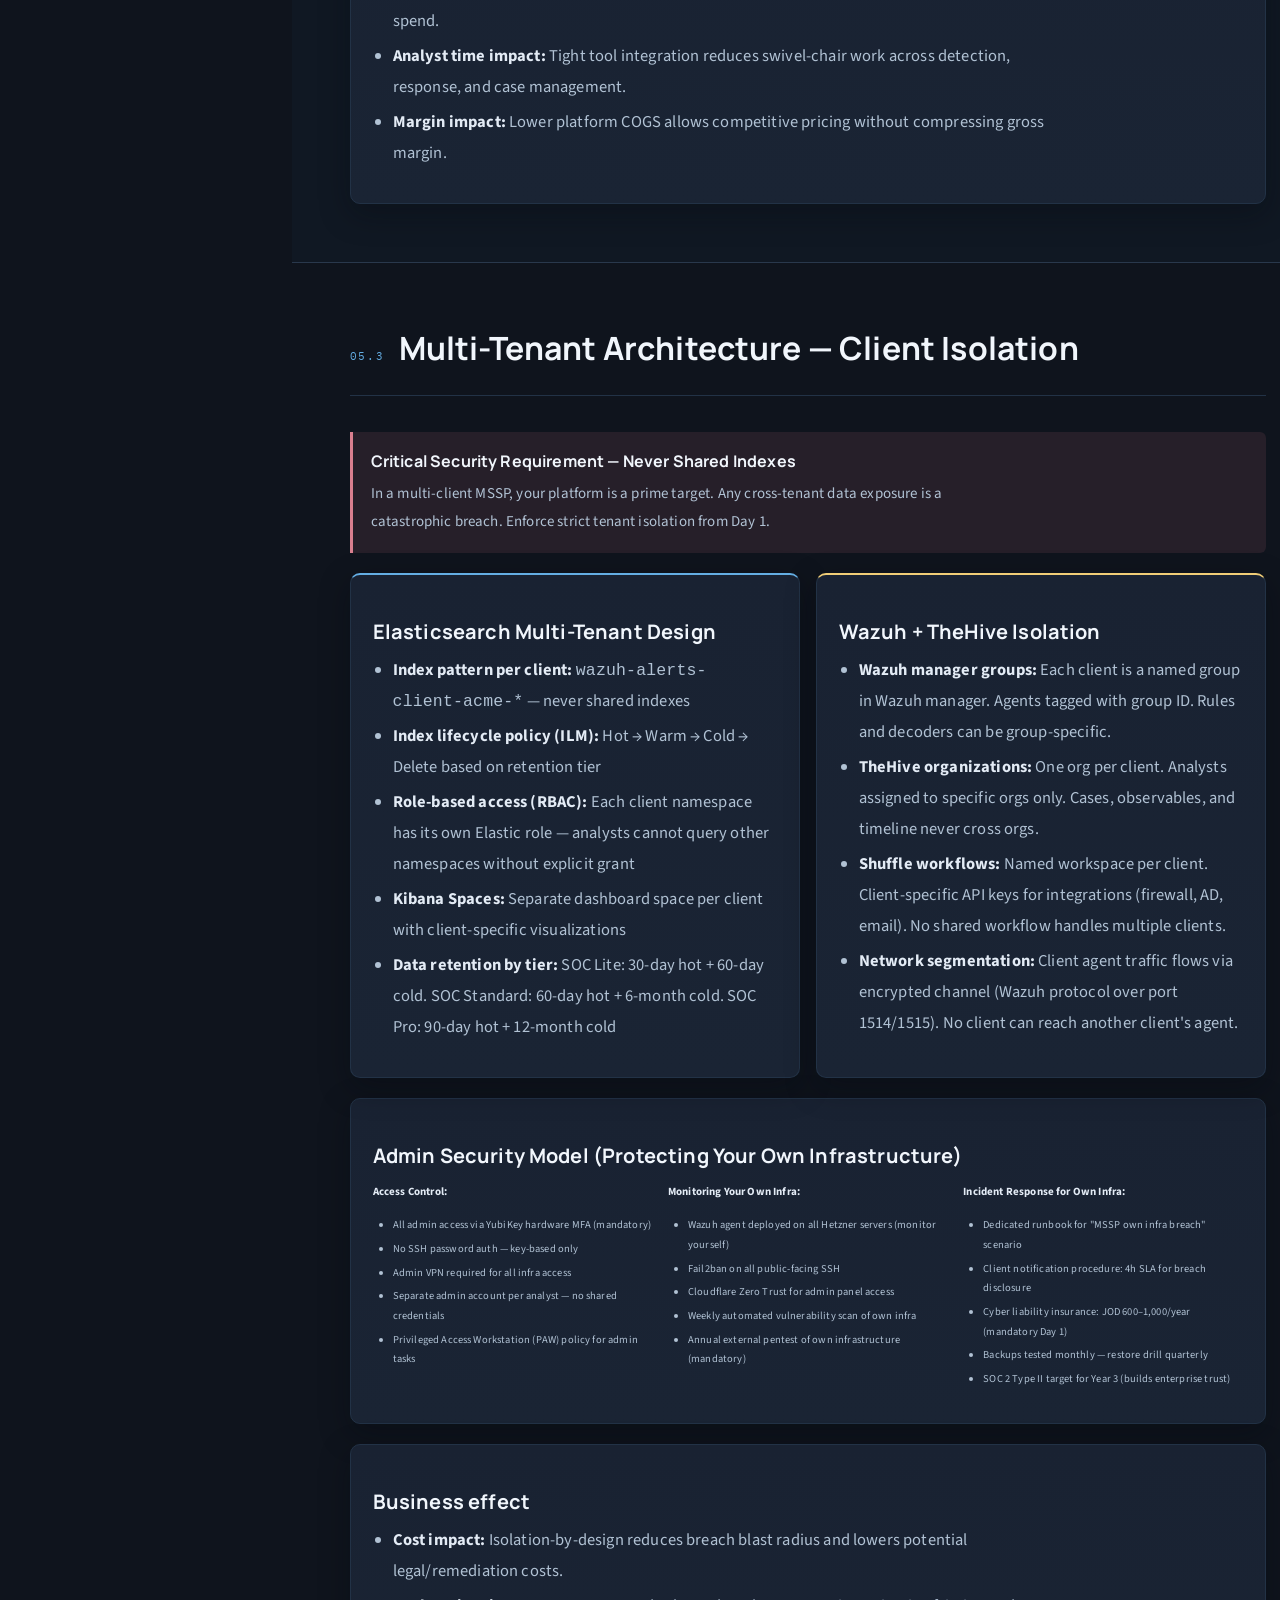
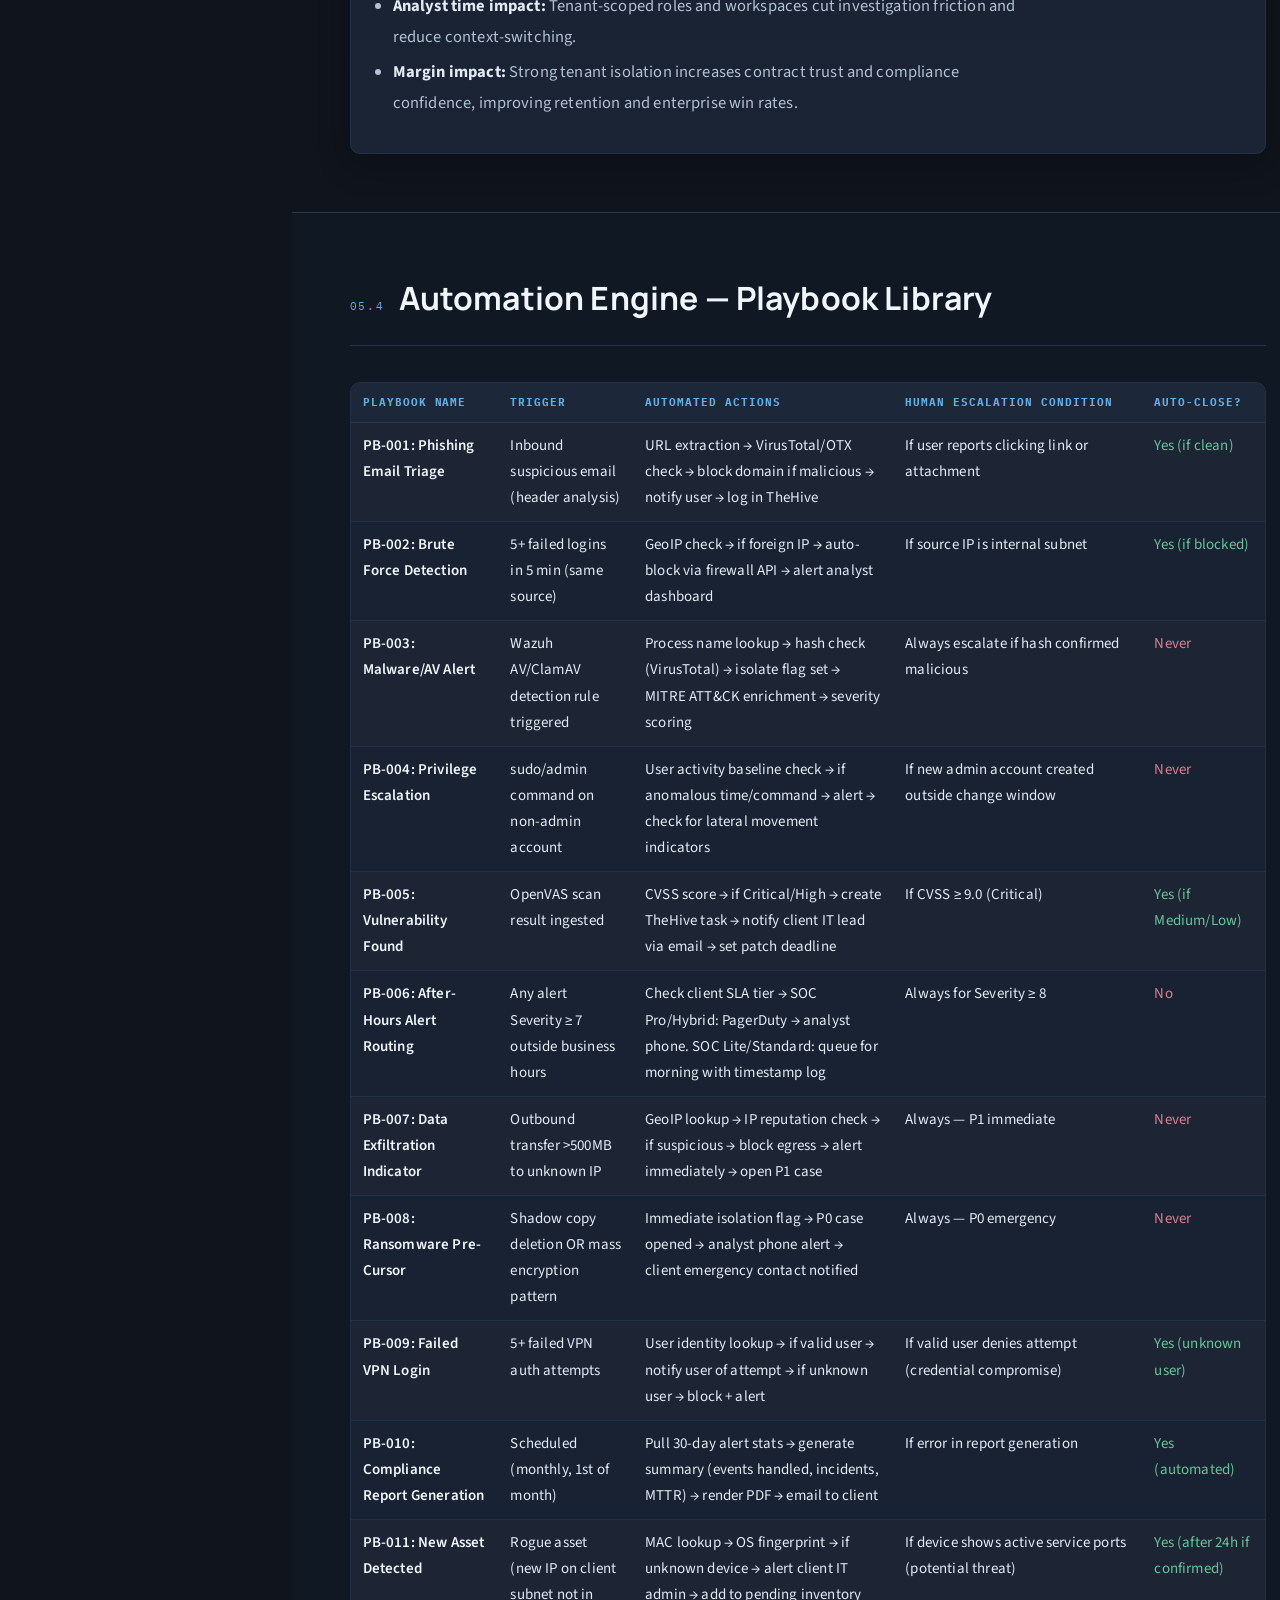
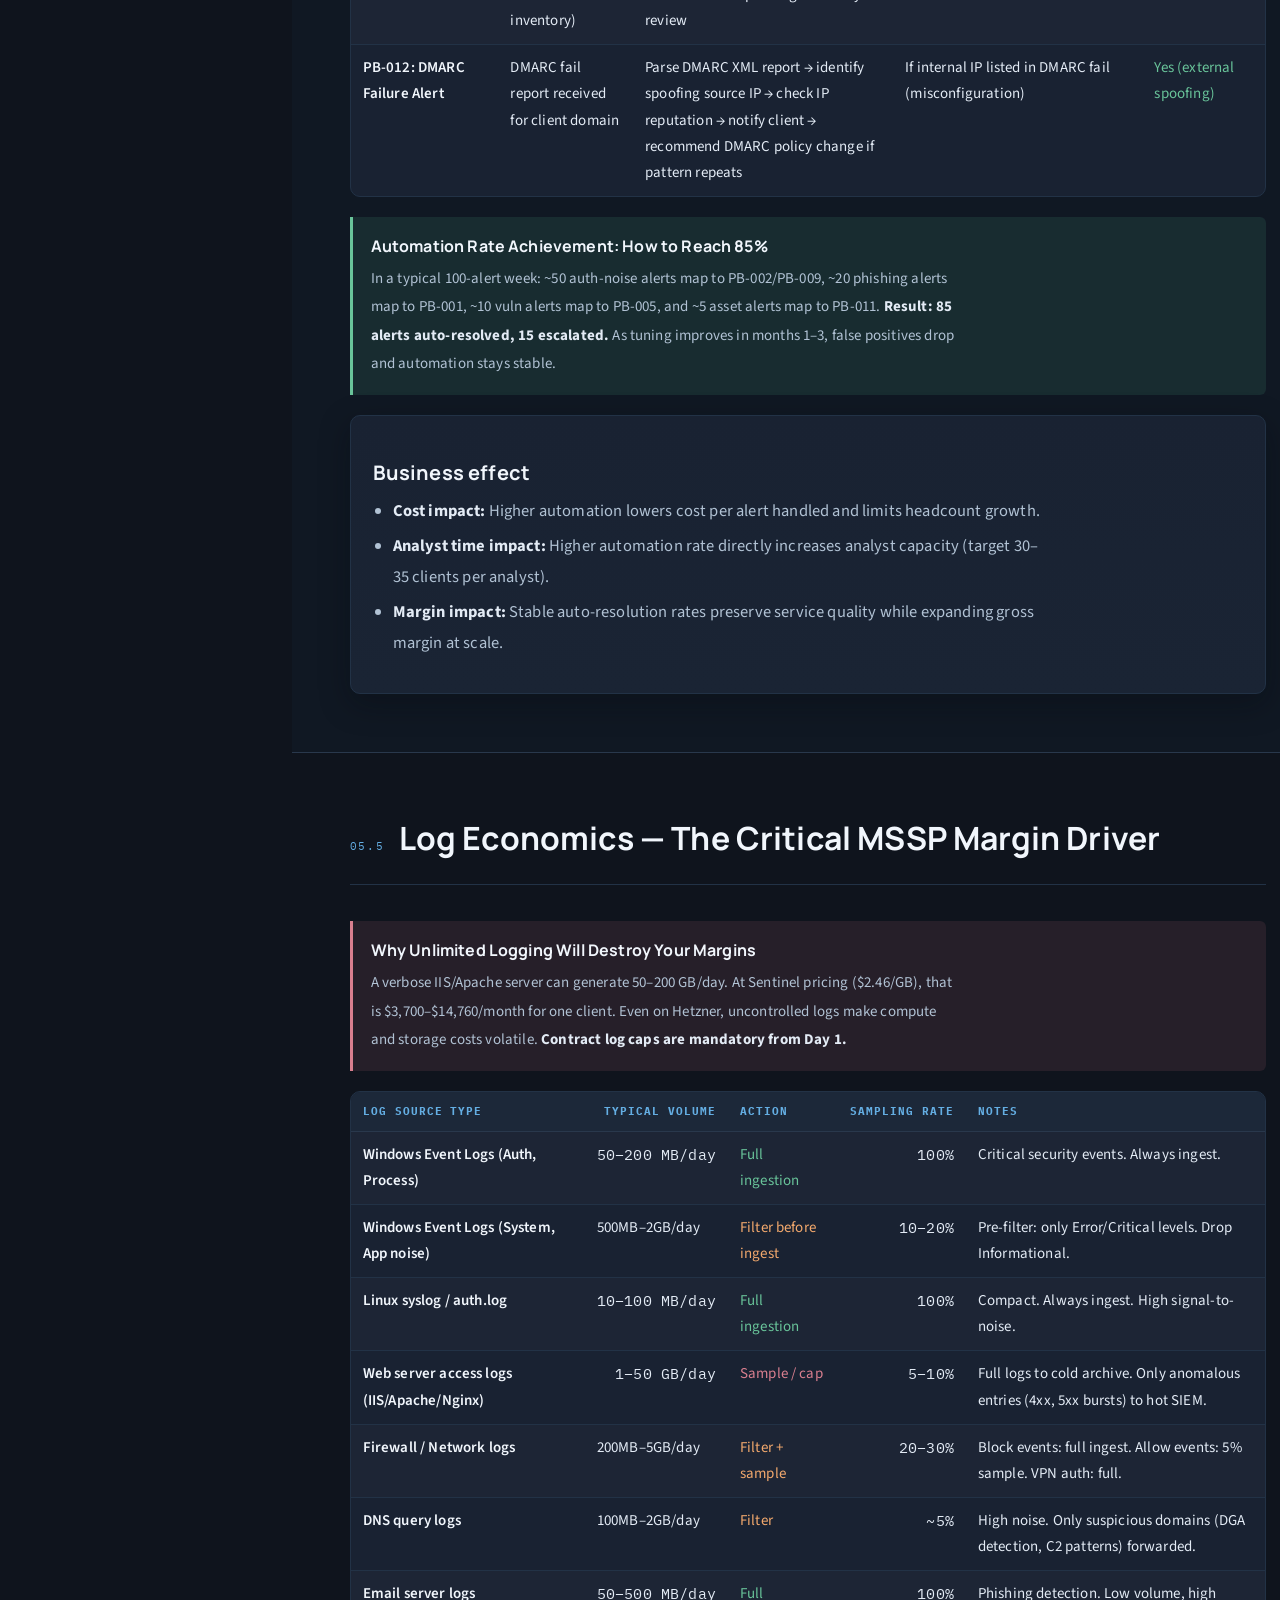
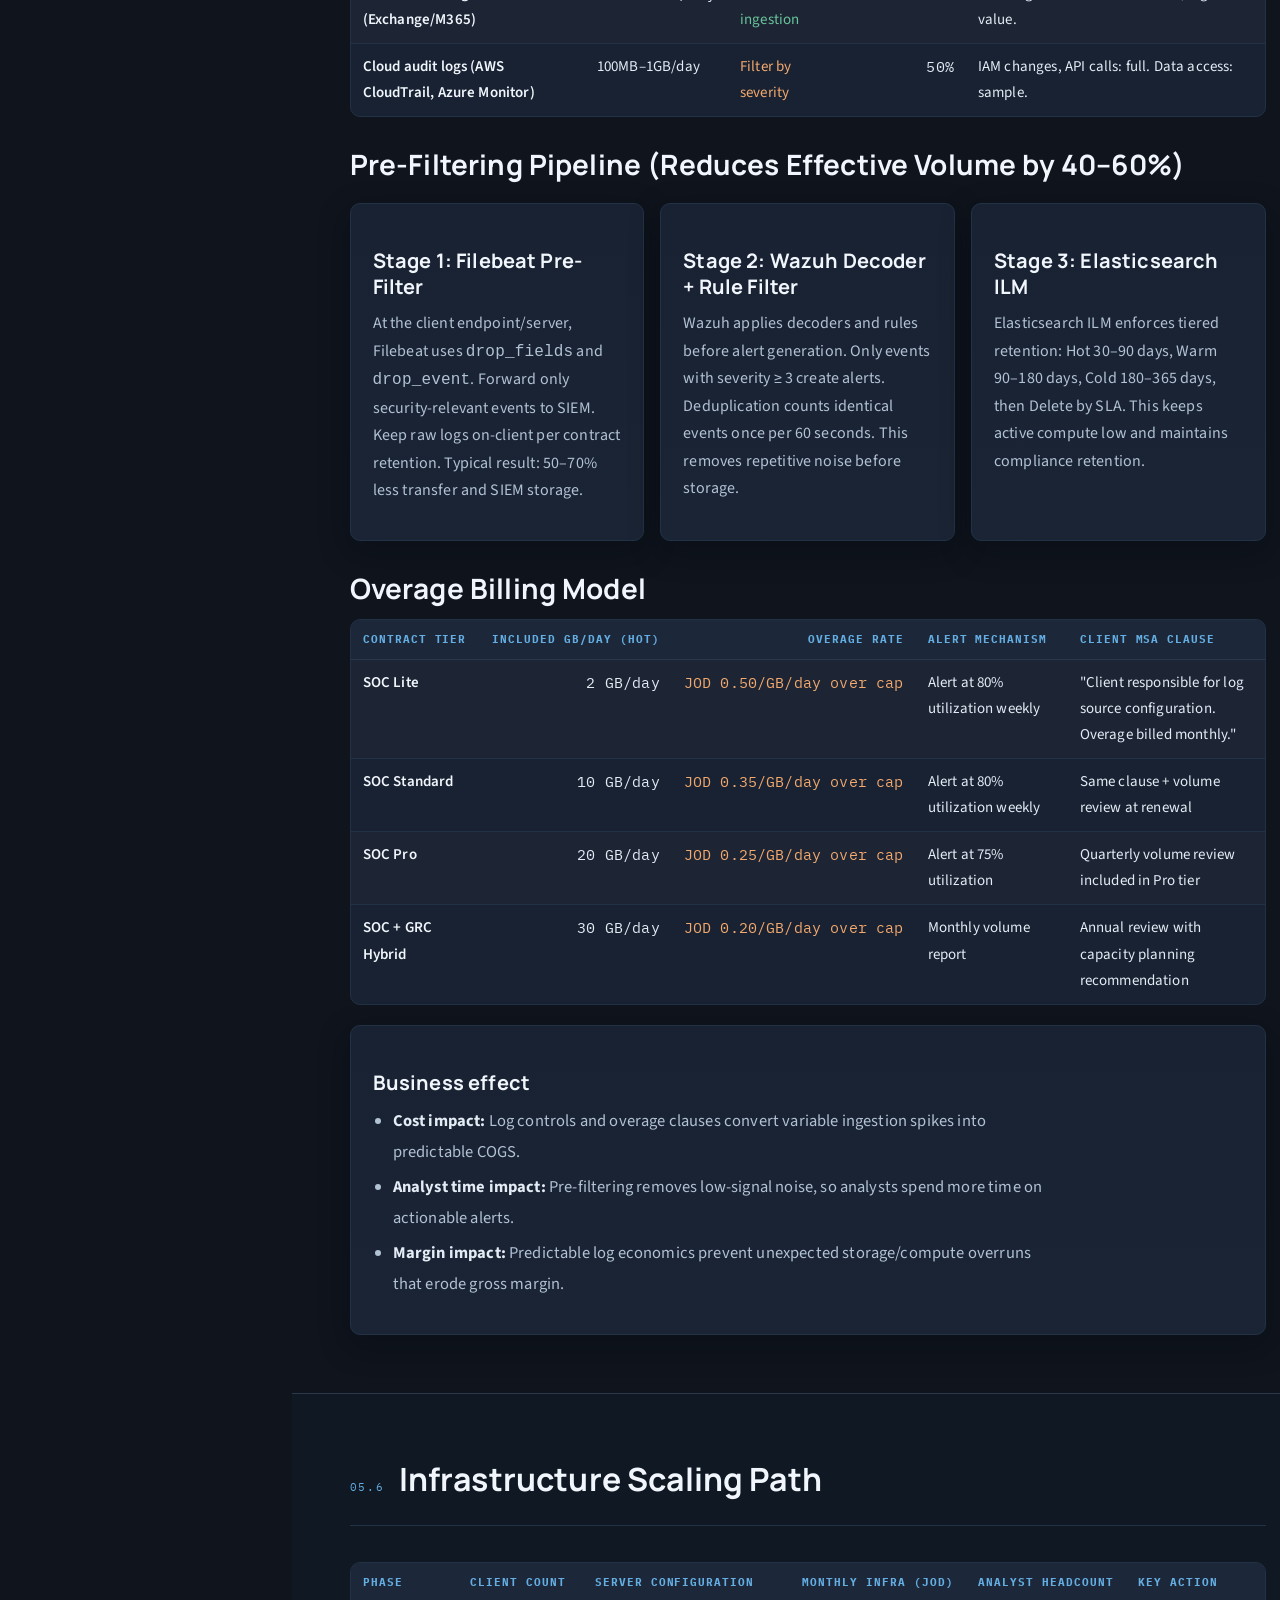
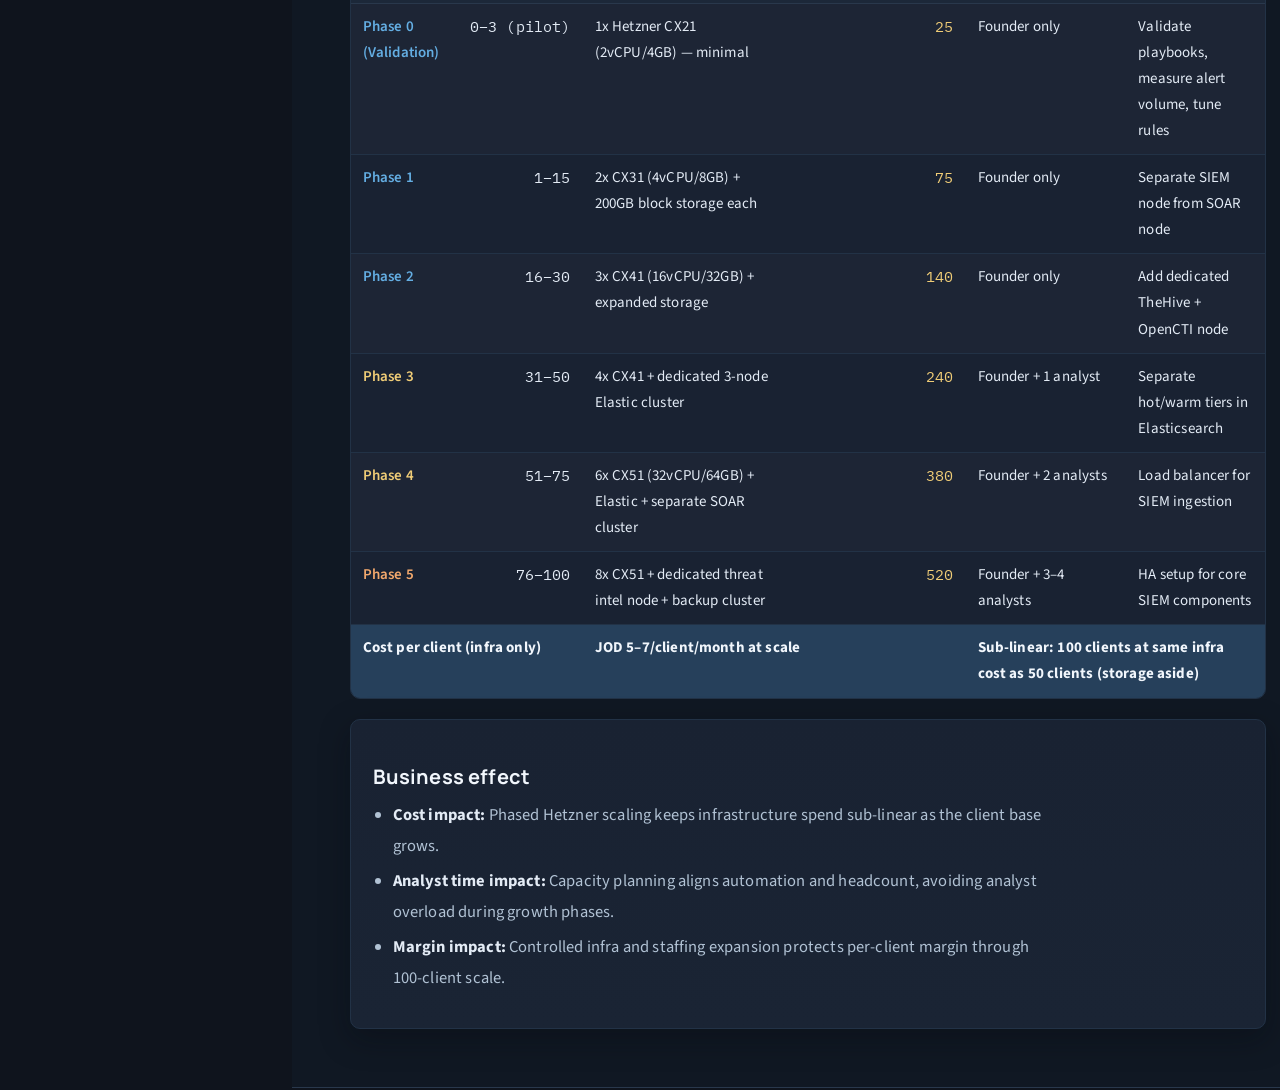
<file: cybershield_blueprint/tech.html>
<!DOCTYPE html>
<html lang="en">
<head><meta charset="UTF-8"><meta name="viewport" content="width=device-width, initial-scale=1.0">
<title>05 · Technical Architecture — CyberShield MSSP Blueprint</title>
<link rel="stylesheet" href="style.css">
</head><body>
<nav id="sidebar"></nav>
<div id="main">

<div class="hero"><div class="hero-grid"></div>
<div class="hero-tag">◈ Section 05 · Technical Architecture: SOC / SIEM / SOAR / Multi-Tenant</div>
<h1>Technical <span>Architecture</span><br>& SOC Design</h1>
<div class="hero-badges">
<span class="badge ac">Wazuh + Elastic</span><span class="badge ac">Shuffle SOAR</span>
<span class="badge go">OpenCTI + MISP</span><span class="badge or">TheHive Case Mgmt</span>
<span class="badge gr">Hetzner Cloud</span><span class="badge pu">Multi-Tenant Isolation</span>
</div>
<div class="hero-meta">
<div class="hero-stat"><div class="val">85%</div><div class="lbl">Alert Automation Target</div></div>
<div class="hero-stat gold-s"><div class="val">30–35</div><div class="lbl">Clients per Analyst</div></div>
<div class="hero-stat orange-s"><div class="val">JOD 45–255</div><div class="lbl">COGS / Client / Month</div></div>
<div class="hero-stat green-s"><div class="val">€45/mo</div><div class="lbl">Base Infra Cost (3x Hetzner)</div></div>
</div></div>

<div class="page-nav">
<a href="#philosophy" class="active">SOC Philosophy</a>
<a href="#stack">Tech Stack</a>
<a href="#multitenant">Multi-Tenant</a>
<a href="#automation">Automation Engine</a>
<a href="#log-economics">Log Economics</a>
<a href="#scaling">Infra Scaling</a>
</div>

<section class="section" id="philosophy">
<div class="section-header"><span class="section-num">05.1</span><h1 class="section-title">SOC Design Philosophy: Automation-First</h1></div>

<div class="callout gold">
<div class="callout-title">Core Architectural Insight</div>
<p>Run the SOC automation-first. Playbooks close repeatable alerts. Analysts focus on high-impact exceptions. This model keeps quality high at SMB pricing.</p>
</div>

<div class="card-grid cols-3 mt-20">
<div class="card ac-top">
<div class="card-label">Traditional MSSP Model</div>
<h3>Analyst-Heavy</h3>
<ul>
<li>1 analyst per 8–12 clients</li>
<li>Manual alert triage: 60–70% of time</li>
<li>High salary overhead</li>
<li>Limited scalability</li>
<li>SIEM licensing: $50K+/year (Splunk/QRadar)</li>
<li>Break-even: 30–40 clients minimum</li>
</ul>
</div>
<div class="card or-top">
<h3 style="color:var(--accent2);">Our Model</h3>
<div class="card-label">Automation-First</div>
<ul>
<li>1 analyst per 30–35 clients</li>
<li>85% alerts auto-resolved/enriched</li>
<li>Low salary overhead (Jordan-based)</li>
<li>Sub-linear cost scaling</li>
<li>SIEM: Wazuh + Elastic (infra cost only)</li>
<li>Break-even: 20–22 clients</li>
</ul>
</div>
<div class="card gr-top">
<div class="card-label">Result</div>
<h3>Structural Advantage</h3>
<ul>
<li>73–79% gross margin per client</li>
<li>vs. industry average 40–55%</li>
<li>Analyst time: 2–5h/client/month</li>
<li>vs. industry 15–25h/client/month</li>
<li>Scales to 80+ clients with 4–5 staff</li>
<li>Traditional MSSP needs 10+ analysts at 80 clients</li>
</ul>
</div>
</div>

<div class="card-grid cols-2 mt-20">
<div class="card">
<h3>The Three Engine Layers</h3>
<p><strong>Layer 1 — Detection (Wazuh + Elastic):</strong> Collect, normalize, and correlate logs. Produce scored alerts with tenant context.</p>
<p><strong>Layer 2 — Automation (Shuffle SOAR):</strong> Enrich, classify, and execute standard response steps. Escalate only high-severity or ambiguous events.</p>
<p><strong>Layer 3 — Advisory (Analyst + vCISO):</strong> Make incident decisions, interpret compliance impact, and communicate to clients.</p>
</div>
<div class="card">
<h3>Synapse Core — Internal Platform Identity</h3>
<p><strong>Synapse Core</strong> is one operating platform, not a loose toolset. Standardization keeps onboarding fast and delivery consistent.</p>
<p>Core stack: Wazuh + Shuffle + Elastic + TheHive + OpenCTI + internal rule/playbook libraries. This stack drives the 85% automation target and protects gross margin.</p>
<div class="callout" style="margin-top:10px; padding:8px 12px;">
<p style="margin:0; font-size:10px;">Long-term optionality: white-label Synapse Core to other Jordan IT firms as a platform-as-a-service revenue stream (JOD 500–800/month per partner).</p>
</div>
</div>
</div>
<div class="card mt-20">
<h3>Business effect</h3>
<ul>
<li><strong>Cost impact:</strong> Open-source-first architecture keeps fixed platform costs low while clients scale.</li>
<li><strong>Analyst time impact:</strong> Automation-first operations move analysts from repetitive triage to exception handling.</li>
<li><strong>Margin impact:</strong> Lower delivery cost per client supports 73–79% gross margin at target scale.</li>
</ul>
</div>
</section>

<section class="section" id="stack">
<div class="section-header"><span class="section-num">05.2</span><h1 class="section-title">Full Technology Stack</h1></div>
<div class="table-wrap">
<table>
<thead><tr><th>Layer</th><th>Primary Tool</th><th>Alternative</th><th>License</th><th class="num">Monthly Cost (JOD)</th><th>Why This Choice</th></tr></thead>
<tbody>
<tr><td class="bold ac">SIEM</td><td>Wazuh 4.x + Elasticsearch 8.x</td><td>Microsoft Sentinel (pay-per-GB)</td><td>Open-source / Apache 2.0</td><td class="num ac">35–120 (infra only)</td><td>Zero licensing. 400+ default rules. Scales to enterprise. Sentinel = $2.46+/GB — destroys SMB margins.</td></tr>
<tr><td class="bold ac">SOAR</td><td>Shuffle (open-source)</td><td>Tines (free tier), n8n</td><td>Open-source / AGPL</td><td class="num ac">10–20 (infra)</td><td>1,000+ integrations. Python-based workflows. Self-hosted. No per-action pricing.</td></tr>
<tr><td class="bold ac">Case Management</td><td>TheHive 5</td><td>JIRA Service Mgmt</td><td>Open-source / AGPL</td><td class="num ac">5–10 (infra)</td><td>MISP integration native. Alert → Case automation. Per-client org isolation.</td></tr>
<tr><td class="bold go">Threat Intelligence</td><td>OpenCTI + MISP</td><td>Recorded Future ($$$)</td><td>Open-source</td><td class="num ac">10–20 (infra)</td><td>Free feeds: AlienVault OTX, MITRE ATT&CK, CIRCL MISP. Professional-grade intel at zero cost.</td></tr>
<tr><td class="bold go">Endpoint Agents</td><td>Wazuh agents</td><td>Velociraptor, Sysmon</td><td>Free (bundled)</td><td class="num ac">0</td><td>Deployed remotely via MSI/DEB/RPM. FIM, rootkit detection, process monitoring, SCA.</td></tr>
<tr><td class="bold go">Vulnerability Scanner</td><td>OpenVAS / Greenbone CE</td><td>Nessus Pro (~JOD 680/yr)</td><td>Open-source / GPL</td><td class="num ac">5–10 (infra)</td><td>CVE scanning, network discovery, compliance checks. Self-hosted. No per-asset fees.</td></tr>
<tr><td class="bold or">WAF / Web Protection</td><td>Cloudflare WAF + DDoS</td><td>AWS WAF, Sucuri</td><td class="num">$20/domain/month</td><td class="num ac">7–14 per client</td><td>Global CDN + WAF + DDoS L3/L4/L7. Per-domain billing. Pass-through + margin.</td></tr>
<tr><td class="bold or">Email Security</td><td>DMARC/SPF/DKIM + MXToolbox + custom monitoring</td><td>Proofpoint ($$$)</td><td>Free + manual</td><td class="num ac">5–15 per client</td><td>DMARC reporting (free), SPF/DKIM checks automated. No enterprise tool needed for SMB.</td></tr>
<tr><td class="bold or">Dark Web Monitoring</td><td>Flare.io (reseller) or SpyCloud</td><td>HaveIBeenPwned API (free tier)</td><td>Per-domain reseller</td><td class="num ac">8–15 per client</td><td>Resell at 40–60% margin. Domain + credential monitoring. Monthly report.</td></tr>
<tr><td class="bold pu">Cloud Hosting (SIEM/SOAR)</td><td>Hetzner Cloud (EU/Falkenstein)</td><td>AWS / Azure</td><td>Per-server monthly</td><td class="num ac">55–520</td><td>3–8x cheaper than AWS for same specs. EU data residency (GDPR). Excellent bandwidth. Phase 1: 2x CX31 = €30/mo.</td></tr>
<tr><td class="bold pu">Backup + DR</td><td>Backblaze B2 + Restic</td><td>AWS S3 Glacier</td><td class="num">$0.006/GB/month</td><td class="num ac">5–15</td><td>Daily encrypted backups. 12-month retention. ~JOD 15/month for full client data backup.</td></tr>
<tr><td class="bold pu">Collaboration / SOPs</td><td>Notion (team)</td><td>Confluence</td><td class="num">$16/user/month</td><td class="num ac">8–16</td><td>Client runbooks, SOPs, incident templates. Client portal in Phase 2.</td></tr>
<tr><td class="bold pu">Communication</td><td>Microsoft 365 + Teams</td><td>Google Workspace</td><td class="num">$6–12/user/month</td><td class="num ac">11–22</td><td>Professional email domain. UAE client credibility. Teams for client calls.</td></tr>
<tr class="subtotal"><td colspan="4" class="bold">TOTAL PLATFORM COST (0–15 clients)</td><td class="num bold">JOD 155–280/month</td><td>Scales sub-linearly</td></tr>
<tr class="total"><td colspan="4" class="bold">TOTAL PLATFORM COST (50–80 clients)</td><td class="num bold">JOD 380–520/month</td><td>Only compute + storage scales</td></tr>
</tbody></table>
</div>
<div class="card mt-20">
<h3>Business effect</h3>
<ul>
<li><strong>Cost impact:</strong> Wazuh, Shuffle, TheHive, OpenCTI, and MISP remove license-heavy SIEM/SOAR spend.</li>
<li><strong>Analyst time impact:</strong> Tight tool integration reduces swivel-chair work across detection, response, and case management.</li>
<li><strong>Margin impact:</strong> Lower platform COGS allows competitive pricing without compressing gross margin.</li>
</ul>
</div>
</section>

<section class="section" id="multitenant">
<div class="section-header"><span class="section-num">05.3</span><h1 class="section-title">Multi-Tenant Architecture — Client Isolation</h1></div>

<div class="callout danger">
<div class="callout-title">Critical Security Requirement — Never Shared Indexes</div>
<p>In a multi-client MSSP, your platform is a prime target. Any cross-tenant data exposure is a catastrophic breach. Enforce strict tenant isolation from Day 1.</p>
</div>

<div class="card-grid cols-2 mt-20">
<div class="card ac-top">
<h3>Elasticsearch Multi-Tenant Design</h3>
<ul>
<li><strong>Index pattern per client:</strong> <code>wazuh-alerts-client-acme-*</code> — never shared indexes</li>
<li><strong>Index lifecycle policy (ILM):</strong> Hot → Warm → Cold → Delete based on retention tier</li>
<li><strong>Role-based access (RBAC):</strong> Each client namespace has its own Elastic role — analysts cannot query other namespaces without explicit grant</li>
<li><strong>Kibana Spaces:</strong> Separate dashboard space per client with client-specific visualizations</li>
<li><strong>Data retention by tier:</strong> SOC Lite: 30-day hot + 60-day cold. SOC Standard: 60-day hot + 6-month cold. SOC Pro: 90-day hot + 12-month cold</li>
</ul>
</div>
<div class="card go-top">
<h3>Wazuh + TheHive Isolation</h3>
<ul>
<li><strong>Wazuh manager groups:</strong> Each client is a named group in Wazuh manager. Agents tagged with group ID. Rules and decoders can be group-specific.</li>
<li><strong>TheHive organizations:</strong> One org per client. Analysts assigned to specific orgs only. Cases, observables, and timeline never cross orgs.</li>
<li><strong>Shuffle workflows:</strong> Named workspace per client. Client-specific API keys for integrations (firewall, AD, email). No shared workflow handles multiple clients.</li>
<li><strong>Network segmentation:</strong> Client agent traffic flows via encrypted channel (Wazuh protocol over port 1514/1515). No client can reach another client's agent.</li>
</ul>
</div>
</div>

<div class="card mt-20">
<h3>Admin Security Model (Protecting Your Own Infrastructure)</h3>
<div class="card-grid cols-3" style="margin-top:14px;">
<div>
<p style="font-size:11px;"><strong>Access Control:</strong></p>
<ul style="font-size:10.5px;">
<li>All admin access via YubiKey hardware MFA (mandatory)</li>
<li>No SSH password auth — key-based only</li>
<li>Admin VPN required for all infra access</li>
<li>Separate admin account per analyst — no shared credentials</li>
<li>Privileged Access Workstation (PAW) policy for admin tasks</li>
</ul>
</div>
<div>
<p style="font-size:11px;"><strong>Monitoring Your Own Infra:</strong></p>
<ul style="font-size:10.5px;">
<li>Wazuh agent deployed on all Hetzner servers (monitor yourself)</li>
<li>Fail2ban on all public-facing SSH</li>
<li>Cloudflare Zero Trust for admin panel access</li>
<li>Weekly automated vulnerability scan of own infra</li>
<li>Annual external pentest of own infrastructure (mandatory)</li>
</ul>
</div>
<div>
<p style="font-size:11px;"><strong>Incident Response for Own Infra:</strong></p>
<ul style="font-size:10.5px;">
<li>Dedicated runbook for "MSSP own infra breach" scenario</li>
<li>Client notification procedure: 4h SLA for breach disclosure</li>
<li>Cyber liability insurance: JOD 600–1,000/year (mandatory Day 1)</li>
<li>Backups tested monthly — restore drill quarterly</li>
<li>SOC 2 Type II target for Year 3 (builds enterprise trust)</li>
</ul>
</div>
</div>
</div>
<div class="card mt-20">
<h3>Business effect</h3>
<ul>
<li><strong>Cost impact:</strong> Isolation-by-design reduces breach blast radius and lowers potential legal/remediation costs.</li>
<li><strong>Analyst time impact:</strong> Tenant-scoped roles and workspaces cut investigation friction and reduce context-switching.</li>
<li><strong>Margin impact:</strong> Strong tenant isolation increases contract trust and compliance confidence, improving retention and enterprise win rates.</li>
</ul>
</div>
</section>

<section class="section" id="automation">
<div class="section-header"><span class="section-num">05.4</span><h1 class="section-title">Automation Engine — Playbook Library</h1></div>

<div class="table-wrap">
<table>
<thead><tr><th>Playbook Name</th><th>Trigger</th><th>Automated Actions</th><th>Human Escalation Condition</th><th>Auto-Close?</th></tr></thead>
<tbody>
<tr><td class="bold">PB-001: Phishing Email Triage</td><td>Inbound suspicious email (header analysis)</td><td>URL extraction → VirusTotal/OTX check → block domain if malicious → notify user → log in TheHive</td><td>If user reports clicking link or attachment</td><td class="gr">Yes (if clean)</td></tr>
<tr><td class="bold">PB-002: Brute Force Detection</td><td>5+ failed logins in 5 min (same source)</td><td>GeoIP check → if foreign IP → auto-block via firewall API → alert analyst dashboard</td><td>If source IP is internal subnet</td><td class="gr">Yes (if blocked)</td></tr>
<tr><td class="bold">PB-003: Malware/AV Alert</td><td>Wazuh AV/ClamAV detection rule triggered</td><td>Process name lookup → hash check (VirusTotal) → isolate flag set → MITRE ATT&CK enrichment → severity scoring</td><td>Always escalate if hash confirmed malicious</td><td class="re">Never</td></tr>
<tr><td class="bold">PB-004: Privilege Escalation</td><td>sudo/admin command on non-admin account</td><td>User activity baseline check → if anomalous time/command → alert → check for lateral movement indicators</td><td>If new admin account created outside change window</td><td class="re">Never</td></tr>
<tr><td class="bold">PB-005: Vulnerability Found</td><td>OpenVAS scan result ingested</td><td>CVSS score → if Critical/High → create TheHive task → notify client IT lead via email → set patch deadline</td><td>If CVSS ≥ 9.0 (Critical)</td><td class="gr">Yes (if Medium/Low)</td></tr>
<tr><td class="bold">PB-006: After-Hours Alert Routing</td><td>Any alert Severity ≥ 7 outside business hours</td><td>Check client SLA tier → SOC Pro/Hybrid: PagerDuty → analyst phone. SOC Lite/Standard: queue for morning with timestamp log</td><td>Always for Severity ≥ 8</td><td class="re">No</td></tr>
<tr><td class="bold">PB-007: Data Exfiltration Indicator</td><td>Outbound transfer >500MB to unknown IP</td><td>GeoIP lookup → IP reputation check → if suspicious → block egress → alert immediately → open P1 case</td><td>Always — P1 immediate</td><td class="re">Never</td></tr>
<tr><td class="bold">PB-008: Ransomware Pre-Cursor</td><td>Shadow copy deletion OR mass encryption pattern</td><td>Immediate isolation flag → P0 case opened → analyst phone alert → client emergency contact notified</td><td>Always — P0 emergency</td><td class="re">Never</td></tr>
<tr><td class="bold">PB-009: Failed VPN Login</td><td>5+ failed VPN auth attempts</td><td>User identity lookup → if valid user → notify user of attempt → if unknown user → block + alert</td><td>If valid user denies attempt (credential compromise)</td><td class="gr">Yes (unknown user)</td></tr>
<tr><td class="bold">PB-010: Compliance Report Generation</td><td>Scheduled (monthly, 1st of month)</td><td>Pull 30-day alert stats → generate summary (events handled, incidents, MTTR) → render PDF → email to client</td><td>If error in report generation</td><td class="gr">Yes (automated)</td></tr>
<tr><td class="bold">PB-011: New Asset Detected</td><td>Rogue asset (new IP on client subnet not in inventory)</td><td>MAC lookup → OS fingerprint → if unknown device → alert client IT admin → add to pending inventory review</td><td>If device shows active service ports (potential threat)</td><td class="gr">Yes (after 24h if confirmed)</td></tr>
<tr><td class="bold">PB-012: DMARC Failure Alert</td><td>DMARC fail report received for client domain</td><td>Parse DMARC XML report → identify spoofing source IP → check IP reputation → notify client → recommend DMARC policy change if pattern repeats</td><td>If internal IP listed in DMARC fail (misconfiguration)</td><td class="gr">Yes (external spoofing)</td></tr>
</tbody></table>
</div>
<div class="callout success mt-20">
<div class="callout-title">Automation Rate Achievement: How to Reach 85%</div>
<p>In a typical 100-alert week: ~50 auth-noise alerts map to PB-002/PB-009, ~20 phishing alerts map to PB-001, ~10 vuln alerts map to PB-005, and ~5 asset alerts map to PB-011. <strong>Result: 85 alerts auto-resolved, 15 escalated.</strong> As tuning improves in months 1–3, false positives drop and automation stays stable.</p>
</div>
<div class="card mt-20">
<h3>Business effect</h3>
<ul>
<li><strong>Cost impact:</strong> Higher automation lowers cost per alert handled and limits headcount growth.</li>
<li><strong>Analyst time impact:</strong> Higher automation rate directly increases analyst capacity (target 30–35 clients per analyst).</li>
<li><strong>Margin impact:</strong> Stable auto-resolution rates preserve service quality while expanding gross margin at scale.</li>
</ul>
</div>
</section>

<section class="section" id="log-economics">
<div class="section-header"><span class="section-num">05.5</span><h1 class="section-title">Log Economics — The Critical MSSP Margin Driver</h1></div>
<div class="callout danger">
<div class="callout-title">Why Unlimited Logging Will Destroy Your Margins</div>
<p>A verbose IIS/Apache server can generate 50–200 GB/day. At Sentinel pricing ($2.46/GB), that is $3,700–$14,760/month for one client. Even on Hetzner, uncontrolled logs make compute and storage costs volatile. <strong>Contract log caps are mandatory from Day 1.</strong></p>
</div>

<div class="table-wrap mt-20">
<table>
<thead><tr><th>Log Source Type</th><th class="num">Typical Volume</th><th>Action</th><th class="num">Sampling Rate</th><th>Notes</th></tr></thead>
<tbody>
<tr><td class="bold">Windows Event Logs (Auth, Process)</td><td class="num">50–200 MB/day</td><td class="gr">Full ingestion</td><td class="num">100%</td><td>Critical security events. Always ingest.</td></tr>
<tr><td class="bold">Windows Event Logs (System, App noise)</td><td>500MB–2GB/day</td><td class="or">Filter before ingest</td><td class="num">10–20%</td><td>Pre-filter: only Error/Critical levels. Drop Informational.</td></tr>
<tr><td class="bold">Linux syslog / auth.log</td><td class="num">10–100 MB/day</td><td class="gr">Full ingestion</td><td class="num">100%</td><td>Compact. Always ingest. High signal-to-noise.</td></tr>
<tr><td class="bold">Web server access logs (IIS/Apache/Nginx)</td><td class="num">1–50 GB/day</td><td class="re">Sample / cap</td><td class="num">5–10%</td><td>Full logs to cold archive. Only anomalous entries (4xx, 5xx bursts) to hot SIEM.</td></tr>
<tr><td class="bold">Firewall / Network logs</td><td>200MB–5GB/day</td><td class="or">Filter + sample</td><td class="num">20–30%</td><td>Block events: full ingest. Allow events: 5% sample. VPN auth: full.</td></tr>
<tr><td class="bold">DNS query logs</td><td>100MB–2GB/day</td><td class="or">Filter</td><td class="num">~5%</td><td>High noise. Only suspicious domains (DGA detection, C2 patterns) forwarded.</td></tr>
<tr><td class="bold">Email server logs (Exchange/M365)</td><td class="num">50–500 MB/day</td><td class="gr">Full ingestion</td><td class="num">100%</td><td>Phishing detection. Low volume, high value.</td></tr>
<tr><td class="bold">Cloud audit logs (AWS CloudTrail, Azure Monitor)</td><td>100MB–1GB/day</td><td class="or">Filter by severity</td><td class="num">50%</td><td>IAM changes, API calls: full. Data access: sample.</td></tr>
</tbody></table>
</div>

<h2 class="mt-30">Pre-Filtering Pipeline (Reduces Effective Volume by 40–60%)</h2>
<div class="card-grid cols-3 mt-20">
<div class="card">
<h3>Stage 1: Filebeat Pre-Filter</h3>
<p>At the client endpoint/server, Filebeat uses <code>drop_fields</code> and <code>drop_event</code>. Forward only security-relevant events to SIEM. Keep raw logs on-client per contract retention. Typical result: 50–70% less transfer and SIEM storage.</p>
</div>
<div class="card">
<h3>Stage 2: Wazuh Decoder + Rule Filter</h3>
<p>Wazuh applies decoders and rules before alert generation. Only events with severity ≥ 3 create alerts. Deduplication counts identical events once per 60 seconds. This removes repetitive noise before storage.</p>
</div>
<div class="card">
<h3>Stage 3: Elasticsearch ILM</h3>
<p>Elasticsearch ILM enforces tiered retention: Hot 30–90 days, Warm 90–180 days, Cold 180–365 days, then Delete by SLA. This keeps active compute low and maintains compliance retention.</p>
</div>
</div>

<h2 class="mt-30">Overage Billing Model</h2>
<div class="table-wrap">
<table>
<thead><tr><th>Contract Tier</th><th class="num">Included GB/day (hot)</th><th class="num">Overage Rate</th><th>Alert Mechanism</th><th>Client MSA Clause</th></tr></thead>
<tbody>
<tr><td class="bold">SOC Lite</td><td class="num">2 GB/day</td><td class="num or">JOD 0.50/GB/day over cap</td><td>Alert at 80% utilization weekly</td><td>"Client responsible for log source configuration. Overage billed monthly."</td></tr>
<tr><td class="bold">SOC Standard</td><td class="num">10 GB/day</td><td class="num or">JOD 0.35/GB/day over cap</td><td>Alert at 80% utilization weekly</td><td>Same clause + volume review at renewal</td></tr>
<tr><td class="bold">SOC Pro</td><td class="num">20 GB/day</td><td class="num or">JOD 0.25/GB/day over cap</td><td>Alert at 75% utilization</td><td>Quarterly volume review included in Pro tier</td></tr>
<tr><td class="bold">SOC + GRC Hybrid</td><td class="num">30 GB/day</td><td class="num or">JOD 0.20/GB/day over cap</td><td>Monthly volume report</td><td>Annual review with capacity planning recommendation</td></tr>
</tbody></table>
</div>
<div class="card mt-20">
<h3>Business effect</h3>
<ul>
<li><strong>Cost impact:</strong> Log controls and overage clauses convert variable ingestion spikes into predictable COGS.</li>
<li><strong>Analyst time impact:</strong> Pre-filtering removes low-signal noise, so analysts spend more time on actionable alerts.</li>
<li><strong>Margin impact:</strong> Predictable log economics prevent unexpected storage/compute overruns that erode gross margin.</li>
</ul>
</div>
</section>

<section class="section" id="scaling">
<div class="section-header"><span class="section-num">05.6</span><h1 class="section-title">Infrastructure Scaling Path</h1></div>
<div class="table-wrap">
<table>
<thead><tr><th>Phase</th><th>Client Count</th><th>Server Configuration</th><th class="num">Monthly Infra (JOD)</th><th class="num">Analyst Headcount</th><th>Key Action</th></tr></thead>
<tbody>
<tr><td class="bold ac">Phase 0 (Validation)</td><td class="num">0–3 (pilot)</td><td>1x Hetzner CX21 (2vCPU/4GB) — minimal</td><td class="num go">25</td><td>Founder only</td><td>Validate playbooks, measure alert volume, tune rules</td></tr>
<tr><td class="bold ac">Phase 1</td><td class="num">1–15</td><td>2x CX31 (4vCPU/8GB) + 200GB block storage each</td><td class="num go">75</td><td>Founder only</td><td>Separate SIEM node from SOAR node</td></tr>
<tr><td class="bold ac">Phase 2</td><td class="num">16–30</td><td>3x CX41 (16vCPU/32GB) + expanded storage</td><td class="num go">140</td><td>Founder only</td><td>Add dedicated TheHive + OpenCTI node</td></tr>
<tr><td class="bold go">Phase 3</td><td class="num">31–50</td><td>4x CX41 + dedicated 3-node Elastic cluster</td><td class="num go">240</td><td>Founder + 1 analyst</td><td>Separate hot/warm tiers in Elasticsearch</td></tr>
<tr><td class="bold go">Phase 4</td><td class="num">51–75</td><td>6x CX51 (32vCPU/64GB) + Elastic + separate SOAR cluster</td><td class="num go">380</td><td>Founder + 2 analysts</td><td>Load balancer for SIEM ingestion</td></tr>
<tr><td class="bold or">Phase 5</td><td class="num">76–100</td><td>8x CX51 + dedicated threat intel node + backup cluster</td><td class="num go">520</td><td>Founder + 3–4 analysts</td><td>HA setup for core SIEM components</td></tr>
<tr class="total"><td colspan="2" class="bold">Cost per client (infra only)</td><td colspan="2">JOD 5–7/client/month at scale</td><td colspan="2">Sub-linear: 100 clients at same infra cost as 50 clients (storage aside)</td></tr>
</tbody></table>
</div>
<div class="card mt-20">
<h3>Business effect</h3>
<ul>
<li><strong>Cost impact:</strong> Phased Hetzner scaling keeps infrastructure spend sub-linear as the client base grows.</li>
<li><strong>Analyst time impact:</strong> Capacity planning aligns automation and headcount, avoiding analyst overload during growth phases.</li>
<li><strong>Margin impact:</strong> Controlled infra and staffing expansion protects per-client margin through 100-client scale.</li>
</ul>
</div>
</section>

</div>
<script src="nav.js"></script>
<script>buildSidebar('tech.html');</script>
</body></html>
</file>
<file: cybershield_blueprint/style.css>
@import url('https://fonts.googleapis.com/css2?family=Manrope:wght@500;600;700;800&family=Source+Sans+3:wght@400;500;600;700&family=IBM+Plex+Mono:wght@400;500;600&display=swap');

:root {
  --bg: #0f141d;
  --surface: #141b26;
  --surface2: #192232;
  --surface3: #101823;
  --surface-soft: #1d2838;
  --border: #29384c;
  --border-soft: #223246;
  --text: #e3ebf5;
  --text-strong: #f1f6fc;
  --text-muted: #b1c2d4;
  --text-dim: #8599af;

  --accent: #64aee3;
  --accent-soft: rgba(100, 174, 227, 0.12);
  --accent2: #f3a96d;
  --gold: #f0cd77;
  --purple: #c0a4ff;
  --success: #69c49a;
  --danger: #d97f8f;
  --warning: #f5c774;

  --shadow-soft: 0 10px 30px rgba(7, 10, 16, 0.34);
  --radius-sm: 6px;
  --radius-md: 10px;
  --radius-lg: 12px;

  --content-w: 1080px;
  --nav-w: 292px;
}

*, *::before, *::after { box-sizing: border-box; margin: 0; padding: 0; }
html { scroll-behavior: smooth; }
body {
  background: var(--bg);
  color: var(--text);
  font-family: 'Source Sans 3', sans-serif;
  font-size: 16px;
  line-height: 1.74;
  letter-spacing: 0.01em;
  display: flex;
  min-height: 100vh;
  overflow-x: hidden;
  text-rendering: optimizeLegibility;
}

/* ── SIDEBAR ── */
#sidebar {
  width: var(--nav-w);
  min-height: 100vh;
  background: linear-gradient(180deg, var(--surface) 0%, #131a25 100%);
  border-right: 1px solid var(--border);
  position: fixed;
  top: 0; left: 0;
  display: flex;
  flex-direction: column;
  z-index: 100;
  overflow-y: auto;
}
.nav-logo {
  padding: 26px 22px 18px;
  border-bottom: 1px solid var(--border);
}
.nav-logo .shield {
  font-family: 'Manrope', sans-serif;
  font-weight: 800;
  font-size: 18px;
  color: var(--text-strong);
  letter-spacing: 0.01em;
}
.nav-logo .sub {
  font-size: 11px;
  color: var(--text-dim);
  letter-spacing: 0.12em;
  text-transform: uppercase;
  margin-top: 6px;
}
.nav-section-label {
  font-size: 11px;
  letter-spacing: 0.14em;
  text-transform: uppercase;
  color: var(--text-dim);
  padding: 16px 22px 8px;
}
.nav-page-label {
  font-size: 10px;
  letter-spacing: 0.12em;
  text-transform: uppercase;
  color: var(--accent);
  padding: 10px 22px 6px;
  background: var(--accent-soft);
  border-left: 2px solid var(--accent);
  margin: 6px 0 2px;
}
.nav-item {
  display: flex;
  align-items: center;
  gap: 10px;
  padding: 10px 22px;
  color: var(--text-muted);
  text-decoration: none;
  font-size: 14px;
  transition: all 0.18s;
  border-left: 2px solid transparent;
}
.nav-item:hover, .nav-item.active {
  color: var(--text-strong);
  border-left-color: var(--accent);
  background: rgba(89, 185, 255, 0.09);
}
.nav-item .num {
  font-family: 'IBM Plex Mono', monospace;
  font-size: 11px;
  color: var(--text-dim);
  min-width: 24px;
}
.nav-item.page-link {
  color: var(--text);
  font-family: 'Source Sans 3', sans-serif;
  font-weight: 600;
  background: rgba(89, 185, 255, 0.03);
}
.nav-item.page-link:hover, .nav-item.page-link.current {
  color: var(--text-strong);
  background: rgba(89, 185, 255, 0.12);
  border-left-color: var(--accent);
}
.nav-footer {
  margin-top: auto;
  padding: 16px 22px;
  border-top: 1px solid var(--border);
  font-size: 12px;
  color: var(--text-dim);
  line-height: 1.65;
}

/* ── MAIN ── */
#main { margin-left: var(--nav-w); flex: 1; padding: 0; }

/* ── HERO ── */
.hero {
  background: linear-gradient(155deg, #0f141d 0%, #1b2536 58%, #111d2a 100%);
  border-bottom: 1px solid var(--border);
  padding: 82px clamp(22px, 4.5vw, 72px) 62px;
  position: relative;
  overflow: hidden;
}
.hero::before {
  content: '';
  position: absolute; inset: 0;
  background: radial-gradient(ellipse at 74% 34%, rgba(89, 185, 255, 0.13) 0%, transparent 58%),
              radial-gradient(ellipse at 16% 80%, rgba(103, 214, 165, 0.06) 0%, transparent 54%);
}
.hero-grid {
  position: absolute; inset: 0;
  background-image: linear-gradient(rgba(89, 185, 255, 0.03) 1px, transparent 1px),
                    linear-gradient(90deg, rgba(89, 185, 255, 0.03) 1px, transparent 1px);
  background-size: 48px 48px;
}
.hero > * { position: relative; z-index: 1; max-width: var(--content-w); }
.hero-tag {
  font-size: 11px;
  letter-spacing: 0.14em;
  text-transform: uppercase;
  color: var(--accent);
  margin-bottom: 20px;
}
.hero h1 {
  font-family: 'Manrope', sans-serif;
  font-size: clamp(2.1rem, 4.5vw, 3.35rem);
  font-weight: 800;
  line-height: 1.12;
  color: var(--text-strong);
  max-width: 760px;
}
.hero h1 span { color: var(--accent); }
.hero h1 span.gold { color: var(--gold); }
.hero-meta { display: flex; gap: 36px; margin-top: 40px; flex-wrap: wrap; }
.hero-stat { border-left: 3px solid var(--accent); padding-left: 15px; }
.hero-stat.gold-s { border-color: var(--gold); }
.hero-stat.orange-s { border-color: var(--accent2); }
.hero-stat.green-s { border-color: var(--success); }
.hero-stat .val {
  font-family: 'Manrope', sans-serif;
  font-size: 24px;
  font-weight: 700;
  color: var(--text-strong);
}
.hero-stat .lbl {
  font-size: 11px;
  letter-spacing: 0.1em;
  text-transform: uppercase;
  color: var(--text-muted);
  margin-top: 2px;
}
.hero-badges { display: flex; gap: 8px; margin-top: 30px; flex-wrap: wrap; }
.badge {
  padding: 5px 11px;
  border: 1px solid var(--border);
  font-size: 11px;
  letter-spacing: 0.08em;
  text-transform: uppercase;
  color: var(--text-muted);
  border-radius: 999px;
}
.badge.ac { border-color: var(--accent); color: var(--accent); }
.badge.go { border-color: var(--gold); color: var(--gold); }
.badge.or { border-color: var(--accent2); color: var(--accent2); }
.badge.gr { border-color: var(--success); color: var(--success); }
.badge.pu { border-color: var(--purple); color: var(--purple); }

/* ── SECTIONS ── */
.section {
  padding: 58px clamp(22px, 4.5vw, 72px);
  border-bottom: 1px solid var(--border);
}
.section:nth-child(even) { background: var(--surface3); }
.section > * { max-width: var(--content-w); }
.section-header {
  display: flex;
  align-items: baseline;
  gap: 14px;
  margin-bottom: 36px;
  padding-bottom: 18px;
  border-bottom: 1px solid var(--border-soft);
}
.section-num {
  font-family: 'IBM Plex Mono', monospace;
  font-size: 11px;
  letter-spacing: 0.16em;
  color: var(--accent);
  text-transform: uppercase;
}
.section-title {
  font-family: 'Manrope', sans-serif;
  font-size: clamp(1.6rem, 2.6vw, 2rem);
  font-weight: 700;
  color: var(--text-strong);
}

/* ── CARDS ── */
.card-grid { display: grid; gap: 16px; }
.card-grid.cols-2 { grid-template-columns: repeat(2, minmax(0, 1fr)); }
.card-grid.cols-3 { grid-template-columns: repeat(3, minmax(0, 1fr)); }
.card-grid.cols-4 { grid-template-columns: repeat(4, minmax(0, 1fr)); }
.card-grid.cols-5 { grid-template-columns: repeat(5, minmax(0, 1fr)); }
.card {
  background: linear-gradient(180deg, var(--surface2) 0%, #1a2434 100%);
  border: 1px solid var(--border-soft);
  border-radius: var(--radius-md);
  padding: 22px;
  box-shadow: var(--shadow-soft);
}
.card.ac-top { border-top: 2px solid var(--accent); }
.card.go-top { border-top: 2px solid var(--gold); }
.card.or-top { border-top: 2px solid var(--accent2); }
.card.gr-top { border-top: 2px solid var(--success); }
.card.da-top { border-top: 2px solid var(--danger); }
.card.pu-top { border-top: 2px solid var(--purple); }
.card-label {
  font-size: 11px;
  letter-spacing: 0.12em;
  text-transform: uppercase;
  color: var(--text-dim);
  margin-bottom: 8px;
}
.card-value { font-family: 'Manrope', sans-serif; font-size: 29px; font-weight: 700; color: var(--text-strong); line-height: 1.15; }
.card-sub { font-size: 14px; color: var(--text-muted); margin-top: 6px; line-height: 1.55; }
.card h3 { font-family: 'Manrope', sans-serif; font-size: 20px; font-weight: 700; color: var(--text-strong); margin-bottom: 10px; line-height: 1.3; }
.card p { font-size: 16px; color: var(--text-muted); line-height: 1.72; }

/* ── TABLES ── */
.table-wrap {
  overflow-x: auto;
  border: 1px solid var(--border-soft);
  border-radius: var(--radius-md);
  background: var(--surface2);
}
table {
  width: 100%;
  border-collapse: collapse;
  font-size: 15px;
  min-width: 720px;
}
thead th {
  position: sticky;
  top: 0;
  z-index: 2;
  background: #1c2839;
  border-bottom: 1px solid var(--border);
  padding: 10px 12px;
  text-align: left;
  font-family: 'IBM Plex Mono', monospace;
  font-size: 11px;
  letter-spacing: 0.09em;
  text-transform: uppercase;
  color: var(--accent);
  white-space: nowrap;
}
tbody td {
  border-top: 1px solid var(--border-soft);
  padding: 10px 12px;
  color: var(--text);
  vertical-align: top;
}
tbody tr:nth-child(odd):not(.subtotal):not(.total):not(.section-row) td {
  background: rgba(255, 255, 255, 0.015);
}
tbody tr:hover td { background: rgba(89, 185, 255, 0.08); }
tbody tr.subtotal td { background: rgba(89, 185, 255, 0.14); font-weight: 600; color: var(--accent); }
tbody tr.total td { background: rgba(89, 185, 255, 0.2); font-weight: 700; color: var(--text-strong); }
tbody tr.section-row td {
  background: #1a2332;
  color: var(--text-muted);
  font-family: 'IBM Plex Mono', monospace;
  font-size: 12px;
  letter-spacing: 0.05em;
}
th.num, td.num { text-align: right; font-variant-numeric: tabular-nums; white-space: nowrap; font-family: 'IBM Plex Mono', monospace; }
td.bold { font-weight: 600; color: var(--text-strong); }
td.ac { color: var(--accent); } td.go { color: var(--gold); }
td.gr { color: var(--success); } td.re { color: var(--danger); }
td.or { color: var(--accent2); } td.pu { color: var(--purple); }
td.muted { color: var(--text-muted); font-size: 13px; }

/* ── CHARTS ── */
.chart-wrap {
  background: linear-gradient(180deg, var(--surface2) 0%, #1a2434 100%);
  border: 1px solid var(--border-soft);
  border-radius: var(--radius-md);
  padding: 22px;
  box-shadow: var(--shadow-soft);
}
.chart-title { font-family: 'Manrope', sans-serif; font-size: 18px; font-weight: 700; color: var(--text-strong); margin-bottom: 6px; }
.chart-sub { font-size: 14px; color: var(--text-muted); margin-bottom: 18px; }
.chart-wrap canvas { max-height: 320px; }

/* ── CALLOUTS ── */
.callout {
  border-left: 3px solid var(--accent);
  background: rgba(89, 185, 255, 0.1);
  padding: 16px 18px;
  margin: 20px 0;
  border-radius: 0 var(--radius-sm) var(--radius-sm) 0;
}
.callout.warn { border-color: var(--warning); background: rgba(245, 199, 116, 0.1); }
.callout.danger { border-color: var(--danger); background: rgba(239, 125, 144, 0.1); }
.callout.success { border-color: var(--success); background: rgba(103, 214, 165, 0.1); }
.callout.gold { border-color: var(--gold); background: rgba(240, 205, 119, 0.12); }
.callout-title { font-family: 'Manrope', sans-serif; font-size: 16px; font-weight: 700; margin-bottom: 4px; color: var(--text-strong); }
.callout p { font-size: 15px; color: var(--text-muted); margin: 0; }

/* ── RISK ── */
.risk-item {
  display: flex; align-items: flex-start; gap: 12px;
  padding: 14px; background: var(--surface2);
  border: 1px solid var(--border-soft); border-radius: var(--radius-md); margin-bottom: 10px;
}
.risk-badge {
  padding: 4px 9px;
  font-size: 10px;
  letter-spacing: 0.1em;
  text-transform: uppercase;
  border-radius: 999px;
  min-width: 70px;
  text-align: center;
  font-weight: 700;
  flex-shrink: 0;
}
.risk-high { background: rgba(239, 125, 144, 0.15); color: var(--danger); border: 1px solid rgba(239, 125, 144, 0.65); }
.risk-med { background: rgba(245, 199, 116, 0.15); color: var(--warning); border: 1px solid rgba(245, 199, 116, 0.65); }
.risk-low { background: rgba(103, 214, 165, 0.12); color: var(--success); border: 1px solid rgba(103, 214, 165, 0.6); }
.risk-title { font-size: 16px; font-weight: 700; color: var(--text-strong); margin-bottom: 3px; }
.risk-desc { font-size: 15px; color: var(--text-muted); }

/* ── PRICE CARDS ── */
.price-card {
  background: linear-gradient(180deg, var(--surface2) 0%, #1a2434 100%);
  border: 1px solid var(--border-soft);
  border-radius: var(--radius-md);
  overflow: hidden;
}
.price-card.featured { border-color: var(--accent); box-shadow: 0 0 0 1px rgba(89, 185, 255, 0.2) inset; }
.price-header { padding: 18px 22px 14px; border-bottom: 1px solid var(--border-soft); }
.price-tier { font-size: 11px; letter-spacing: 0.13em; text-transform: uppercase; color: var(--text-muted); margin-bottom: 5px; }
.price-tier.ac { color: var(--accent); }
.price-name { font-family: 'Manrope', sans-serif; font-size: 24px; font-weight: 700; color: var(--text-strong); }
.price-amount { padding: 14px 22px; border-bottom: 1px solid var(--border-soft); }
.price-jod { font-family: 'Manrope', sans-serif; font-size: 34px; font-weight: 800; color: var(--accent); line-height: 1.2; }
.price-period { font-size: 13px; color: var(--text-muted); margin-top: 2px; }
.price-features { padding: 14px 22px; }
.price-feature {
  display: flex; gap: 8px; font-size: 15px;
  color: var(--text-muted); margin-bottom: 8px; align-items: flex-start;
}
.price-feature::before { content: '→'; color: var(--accent); flex-shrink: 0; }
.price-feature.minus::before { content: '✕'; color: var(--text-dim); }

/* ── TIMELINE ── */
.timeline { position: relative; padding-left: 28px; }
.timeline::before {
  content: ''; position: absolute; left: 8px; top: 0; bottom: 0;
  width: 1px; background: var(--border);
}
.tl-item { position: relative; margin-bottom: 28px; }
.tl-item::before {
  content: ''; position: absolute; left: -22px; top: 7px;
  width: 9px; height: 9px; border-radius: 50%;
  background: var(--accent); border: 2px solid var(--bg);
}
.tl-phase { font-size: 11px; letter-spacing: 0.12em; text-transform: uppercase; color: var(--accent); margin-bottom: 4px; }
.tl-title { font-family: 'Manrope', sans-serif; font-size: 18px; font-weight: 700; color: var(--text-strong); margin-bottom: 5px; }
.tl-body { font-size: 15px; color: var(--text-muted); }

/* ── FUNNEL ── */
.funnel { display: flex; flex-direction: column; gap: 6px; }
.funnel-step {
  display: flex; align-items: center; gap: 14px;
  padding: 13px 18px; border-radius: var(--radius-sm); border: 1px solid var(--border-soft);
  background: rgba(255, 255, 255, 0.015);
  transition: all 0.2s;
}
.funnel-step:hover { border-color: var(--accent); background: var(--accent-soft); }
.funnel-num {
  font-family: 'Manrope', sans-serif; font-size: 24px; font-weight: 800;
  color: var(--accent); min-width: 38px; text-align: center;
}
.funnel-body h4 { font-size: 17px; font-weight: 700; color: var(--text-strong); margin-bottom: 1px; }
.funnel-body p { font-size: 14px; color: var(--text-muted); margin: 0; }
.funnel-right { margin-left: auto; text-align: right; }
.funnel-rate { font-family: 'Manrope', sans-serif; font-size: 18px; font-weight: 700; color: var(--gold); }
.funnel-rlbl { font-size: 10px; color: var(--text-dim); letter-spacing: 0.08em; text-transform: uppercase; }

/* ── COMPARISON GRID ── */
.cg {
  display: grid;
  grid-template-columns: 220px repeat(3, minmax(0, 1fr));
  gap: 1px;
  background: var(--border);
  border: 1px solid var(--border);
  border-radius: var(--radius-md);
  overflow: hidden;
}
.cg-cell { background: var(--surface2); padding: 10px 12px; font-size: 15px; }
.cg-head { background: var(--surface); font-family: 'Manrope', sans-serif; font-size: 16px; font-weight: 700; color: var(--text-strong); text-align: center; }
.cg-lbl { color: var(--text-muted); font-size: 14px; }
.cg-val { text-align: center; color: var(--text); }
.cg-val.best { color: var(--success); font-weight: 600; }
.cg-val.worst { color: var(--danger); }
.cg-val.mid { color: var(--warning); }
.cg-rec { background: rgba(89, 185, 255, 0.1); border-left: 3px solid var(--accent); }
.rec-tag { font-size: 10px; letter-spacing: 0.1em; color: var(--accent); text-transform: uppercase; display: block; margin-bottom: 2px; }

/* ── MISC ── */
h2 { font-family: 'Manrope', sans-serif; font-size: 28px; font-weight: 700; color: var(--text-strong); margin: 30px 0 12px; line-height: 1.28; }
h3 { font-family: 'Manrope', sans-serif; font-size: 22px; font-weight: 700; color: var(--text-strong); margin: 22px 0 9px; line-height: 1.35; }
p { font-size: 17px; color: var(--text-muted); line-height: 1.9; margin-bottom: 13px; max-width: 84ch; }
ul, ol { padding-left: 20px; font-size: 16.5px; color: var(--text-muted); line-height: 1.88; margin-bottom: 12px; max-width: 84ch; }
li { margin-bottom: 4px; }
strong { color: var(--text); font-weight: 700; }
.hl { color: var(--accent); font-weight: 700; }
.go-t { color: var(--gold); } .or-t { color: var(--accent2); }
.gr-t { color: var(--success); } .re-t { color: var(--danger); }
.wh { color: var(--text-strong); } .mu { color: var(--text-muted); }
.spacer { height: 24px; } .spacer-lg { height: 40px; }
.divider { height: 1px; background: var(--border); margin: 28px 0; }
.mt-20 { margin-top: 20px; } .mb-20 { margin-bottom: 20px; }
.mt-30 { margin-top: 30px; } .mb-30 { margin-bottom: 30px; }
.flex { display: flex; gap: 14px; }
.tag-row { display: flex; gap: 7px; flex-wrap: wrap; margin-bottom: 10px; }
.tag {
  padding: 4px 10px; border-radius: 999px; font-size: 11px; letter-spacing: 0.08em;
  text-transform: uppercase; border: 1px solid var(--border); color: var(--text-muted);
}
.tag.ac { border-color: var(--accent); color: var(--accent); background: rgba(89, 185, 255, 0.1); }
.tag.go { border-color: var(--gold); color: var(--gold); background: rgba(240, 205, 119, 0.1); }
.tag.gr { border-color: var(--success); color: var(--success); background: rgba(103, 214, 165, 0.1); }
.tag.or { border-color: var(--accent2); color: var(--accent2); background: rgba(243, 169, 109, 0.1); }
.tag.re { border-color: var(--danger); color: var(--danger); background: rgba(239, 125, 144, 0.1); }
.page-nav {
  display: flex; gap: 10px; padding: 16px clamp(22px, 4.5vw, 72px);
  border-bottom: 1px solid var(--border); background: rgba(20, 27, 38, 0.96);
  backdrop-filter: blur(6px);
  position: sticky; top: 0; z-index: 50; flex-wrap: wrap;
}
.page-nav a {
  text-decoration: none; font-size: 13px; color: var(--text-muted);
  padding: 7px 12px; border: 1px solid var(--border); border-radius: 999px;
  transition: all 0.15s; letter-spacing: 0.05em;
}
.page-nav a:hover { color: var(--text-strong); border-color: var(--accent); background: var(--accent-soft); }
.page-nav a.active { color: var(--text-strong); border-color: var(--accent); background: rgba(89, 185, 255, 0.2); }
::-webkit-scrollbar { width: 7px; height: 7px; }
::-webkit-scrollbar-track { background: var(--bg); }
::-webkit-scrollbar-thumb { background: #30445d; border-radius: 999px; }

@media (max-width: 1160px) {
  .card-grid.cols-4 { grid-template-columns: repeat(2, minmax(0, 1fr)); }
  .card-grid.cols-5 { grid-template-columns: repeat(3, minmax(0, 1fr)); }
  .cg { grid-template-columns: 180px repeat(3, minmax(0, 1fr)); }
}

@media (max-width: 900px) {
  :root { --nav-w: 0px; }
  #sidebar { display: none; }
  .hero { padding-top: 46px; padding-bottom: 38px; }
  .hero h1 { font-size: clamp(1.9rem, 9vw, 2.4rem); }
  .section { padding-top: 38px; padding-bottom: 38px; }
  .page-nav { padding-top: 10px; padding-bottom: 10px; }
  .card-grid.cols-2,
  .card-grid.cols-3,
  .card-grid.cols-4,
  .card-grid.cols-5 { grid-template-columns: 1fr; }
  .cg { display: block; overflow-x: auto; }
}

@media print {
  :root { --nav-w: 0px; }
  * { -webkit-print-color-adjust: exact; print-color-adjust: exact; }
  body { background: #fff; color: #111; display: block; }
  #sidebar { display: none; }
  #main { margin-left: 0; }
  .hero { background: #f4f7fb !important; border-bottom: 2px solid #ccc; padding: 40px 40px 32px; }
  .hero-grid { display: none; }
  .hero::before { display: none; }
  .hero-tag, .hero-stat .lbl, .card-label, .section-num, .tl-phase { color: #555 !important; }
  .hero h1, .section-title, .card h3, h2, h3 { color: #111 !important; }
  .hero-stat .val, .card-value { color: #111 !important; }
  p, .card p, .card-sub, .tl-body, ul, ol, li { color: #333 !important; }
  .page-nav { display: none; }
  .section { break-inside: avoid; page-break-inside: avoid; }
  .card { border: 1px solid #ccc; box-shadow: none; background: #f9f9f9 !important; }
  .callout { border-left: 3px solid #888; background: #f5f5f5 !important; }
  .table-wrap { border: 1px solid #ccc; }
  thead th { background: #eee !important; color: #333 !important; }
  tbody td { border-top: 1px solid #ddd; color: #222 !important; }
  a { color: inherit; text-decoration: none; }
}
</file>
